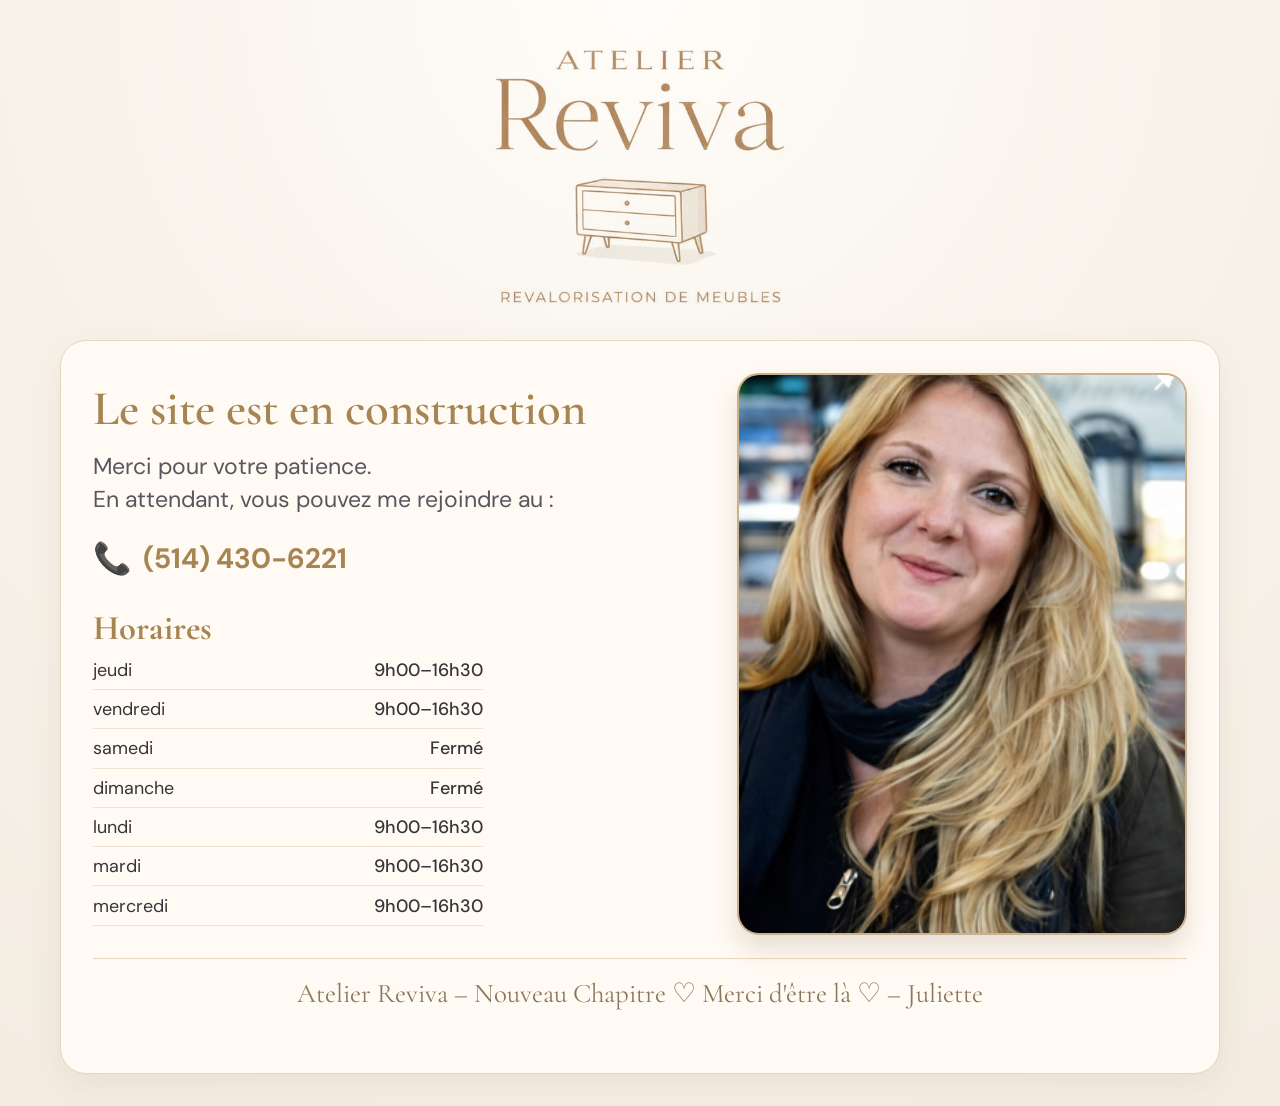
<file: code_sandbox_Atelier Raviva/index.html>
<!DOCTYPE html>
<html lang="fr-CA">
<head>
  <meta charset="UTF-8" />
  <meta name="viewport" content="width=device-width, initial-scale=1.0" />
  <title>Atelier Reviva — Site en construction</title>
  <meta name="description" content="Atelier Reviva — Le site est en construction. Contactez-nous par téléphone pour toute demande." />
  <link rel="preconnect" href="https://fonts.googleapis.com" />
  <link rel="preconnect" href="https://fonts.gstatic.com" crossorigin />
  <link href="https://fonts.googleapis.com/css2?family=Cormorant+Garamond:wght@500;600&family=DM+Sans:wght@400;500;700&display=swap" rel="stylesheet" />
  <style>
    :root {
      --bg: #f8f3eb;
      --surface: #fffaf2;
      --gold: #a78553;
      --gold-soft: #cbb08a;
      --text: #35363a;
      --text-soft: #57585d;
      --border: #e7d7be;
    }

    * { box-sizing: border-box; }

    body {
      margin: 0;
      font-family: "DM Sans", Arial, sans-serif;
      color: var(--text);
      background: radial-gradient(circle at 50% 0, #fffdf9 0, var(--bg) 42%, #f4ece1 100%);
      min-height: 100vh;
      line-height: 1.45;
    }

    .construction-page {
      width: min(1160px, calc(100% - 2.4rem));
      margin: 0 auto;
      padding: 2.4rem 0 2rem;
    }

    .brand { text-align: center; margin-bottom: 1.2rem; }

    .brand-logo {
      width: min(310px, 72vw);
      height: auto;
      object-fit: contain;
    }

    .panel {
      background: color-mix(in oklab, var(--surface) 92%, white 8%);
      border: 1px solid var(--border);
      border-radius: 26px;
      padding: clamp(1.2rem, 3vw, 2rem);
      box-shadow: 0 10px 35px rgba(102, 79, 43, 0.08);
    }

    .grid {
      display: grid;
      grid-template-columns: 1.15fr 0.85fr;
      gap: clamp(1.2rem, 2.8vw, 2.2rem);
      align-items: center;
    }

    h1 {
      font-family: "Cormorant Garamond", Georgia, serif;
      color: var(--gold);
      font-weight: 600;
      font-size: clamp(2.15rem, 3.8vw, 4rem);
      line-height: 1.05;
      margin: 0 0 1rem;
    }

    .lead {
      margin: 0;
      font-size: clamp(1.08rem, 1.8vw, 1.9rem);
      color: var(--text-soft);
    }

    .phone-block {
      margin: 1.25rem 0 1.7rem;
      display: inline-flex;
      align-items: center;
      gap: 0.7rem;
      color: var(--gold);
      text-decoration: none;
      font-size: clamp(1.2rem, 2.2vw, 2rem);
      font-weight: 700;
    }

    .phone-icon { font-size: 1.1em; }

    h2 {
      margin: 0 0 0.7rem;
      font-family: "Cormorant Garamond", Georgia, serif;
      color: var(--gold);
      font-size: clamp(1.8rem, 2.7vw, 2.6rem);
      line-height: 1.1;
    }

    .hours {
      list-style: none;
      margin: 0;
      padding: 0;
      display: grid;
      gap: 0.45rem;
      max-width: 390px;
    }

    .hours li {
      display: flex;
      justify-content: space-between;
      gap: 1rem;
      border-bottom: 1px solid #efe4d2;
      padding-bottom: 0.32rem;
      font-size: clamp(1rem, 1.4vw, 1.2rem);
    }

    .hours span:last-child { font-weight: 500; }

    .portrait {
      margin: 0;
      width: 100%;
      aspect-ratio: 4 / 5;
      border-radius: 22px;
      border: 2px solid var(--gold-soft);
      overflow: hidden;
      background: #ede0cd;
      box-shadow: 0 14px 26px rgba(91, 70, 38, 0.15);
    }

    .portrait img {
      width: 100%;
      height: 100%;
      object-fit: cover;
      object-position: center;
      display: block;
    }

    .footline {
      margin-top: 1.4rem;
      padding-top: 1rem;
      border-top: 1px solid var(--border);
      text-align: center;
      color: #8b785a;
      font-family: "Cormorant Garamond", Georgia, serif;
      font-size: clamp(1.1rem, 2.1vw, 1.9rem);
    }

    @media (max-width: 900px) {
      .grid { grid-template-columns: 1fr; }
      .portrait { max-width: 520px; margin-inline: auto; }
    }
  </style>
  <link rel="icon" type="image/png" sizes="32x32" href="assets/images/favicon-32.png" />
  <link rel="apple-touch-icon" href="assets/images/apple-touch-icon.png" />
</head>
<body>
  <!-- TEMPORAIRE: page d'accueil "site en construction" pour la route / -->
  <main class="construction-page">
    <div class="brand">

<img
  src="assets/images/logo-atelier-reviva.png"
  class="brand-logo"
  alt="Logo Atelier Reviva"
  loading="eager"
  fetchpriority="high"
/>
    </div>

    <section class="panel" aria-labelledby="construction-title">
      <div class="grid">
        <article>
          <h1 id="construction-title">Le site est en construction</h1>
          <p class="lead">Merci pour votre patience.<br />En attendant, vous pouvez me rejoindre au&nbsp;:</p>

          <a href="tel:+15144306221" class="phone-block" aria-label="Appeler Atelier Reviva au 514 430 6221">
            <span class="phone-icon" aria-hidden="true">📞</span>
            <span>(514) 430-6221</span>
          </a>

          <h2>Horaires</h2>
          <ul class="hours" aria-label="Horaires d'ouverture">
            <li><span>jeudi</span><span>9h00–16h30</span></li>
            <li><span>vendredi</span><span>9h00–16h30</span></li>
            <li><span>samedi</span><span>Fermé</span></li>
            <li><span>dimanche</span><span>Fermé</span></li>
            <li><span>lundi</span><span>9h00–16h30</span></li>
            <li><span>mardi</span><span>9h00–16h30</span></li>
            <li><span>mercredi</span><span>9h00–16h30</span></li>
          </ul>
        </article>

         <figure class="portrait">
          <img
              src="./assets/images/atelier-reviva-photo.jpg"
              alt="Atelier Reviva"
              loading="eager"
          />
         </figure>
      </div>

      <p class="footline">Atelier Reviva – Nouveau Chapitre ♡ Merci d'être là ♡    – Juliette </p>
    </section>
  </main>
</body>
</html>
</file>
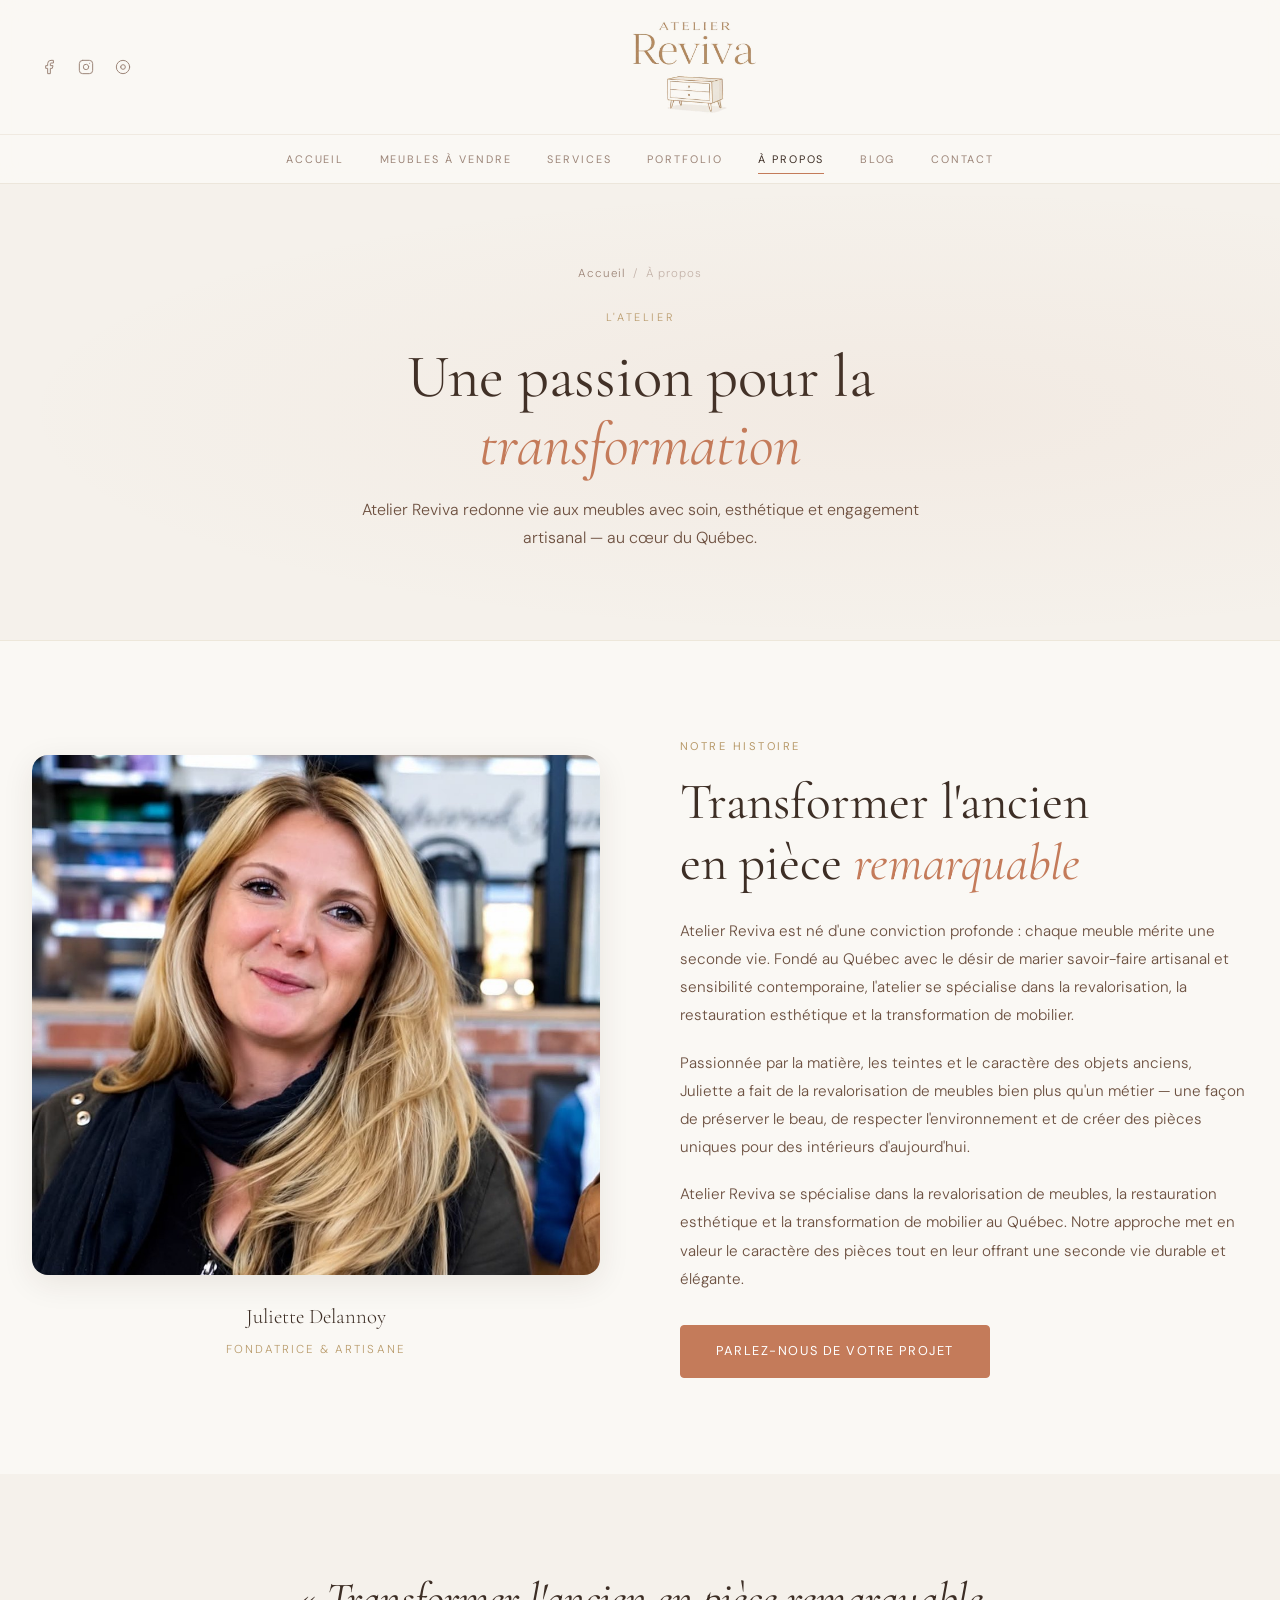
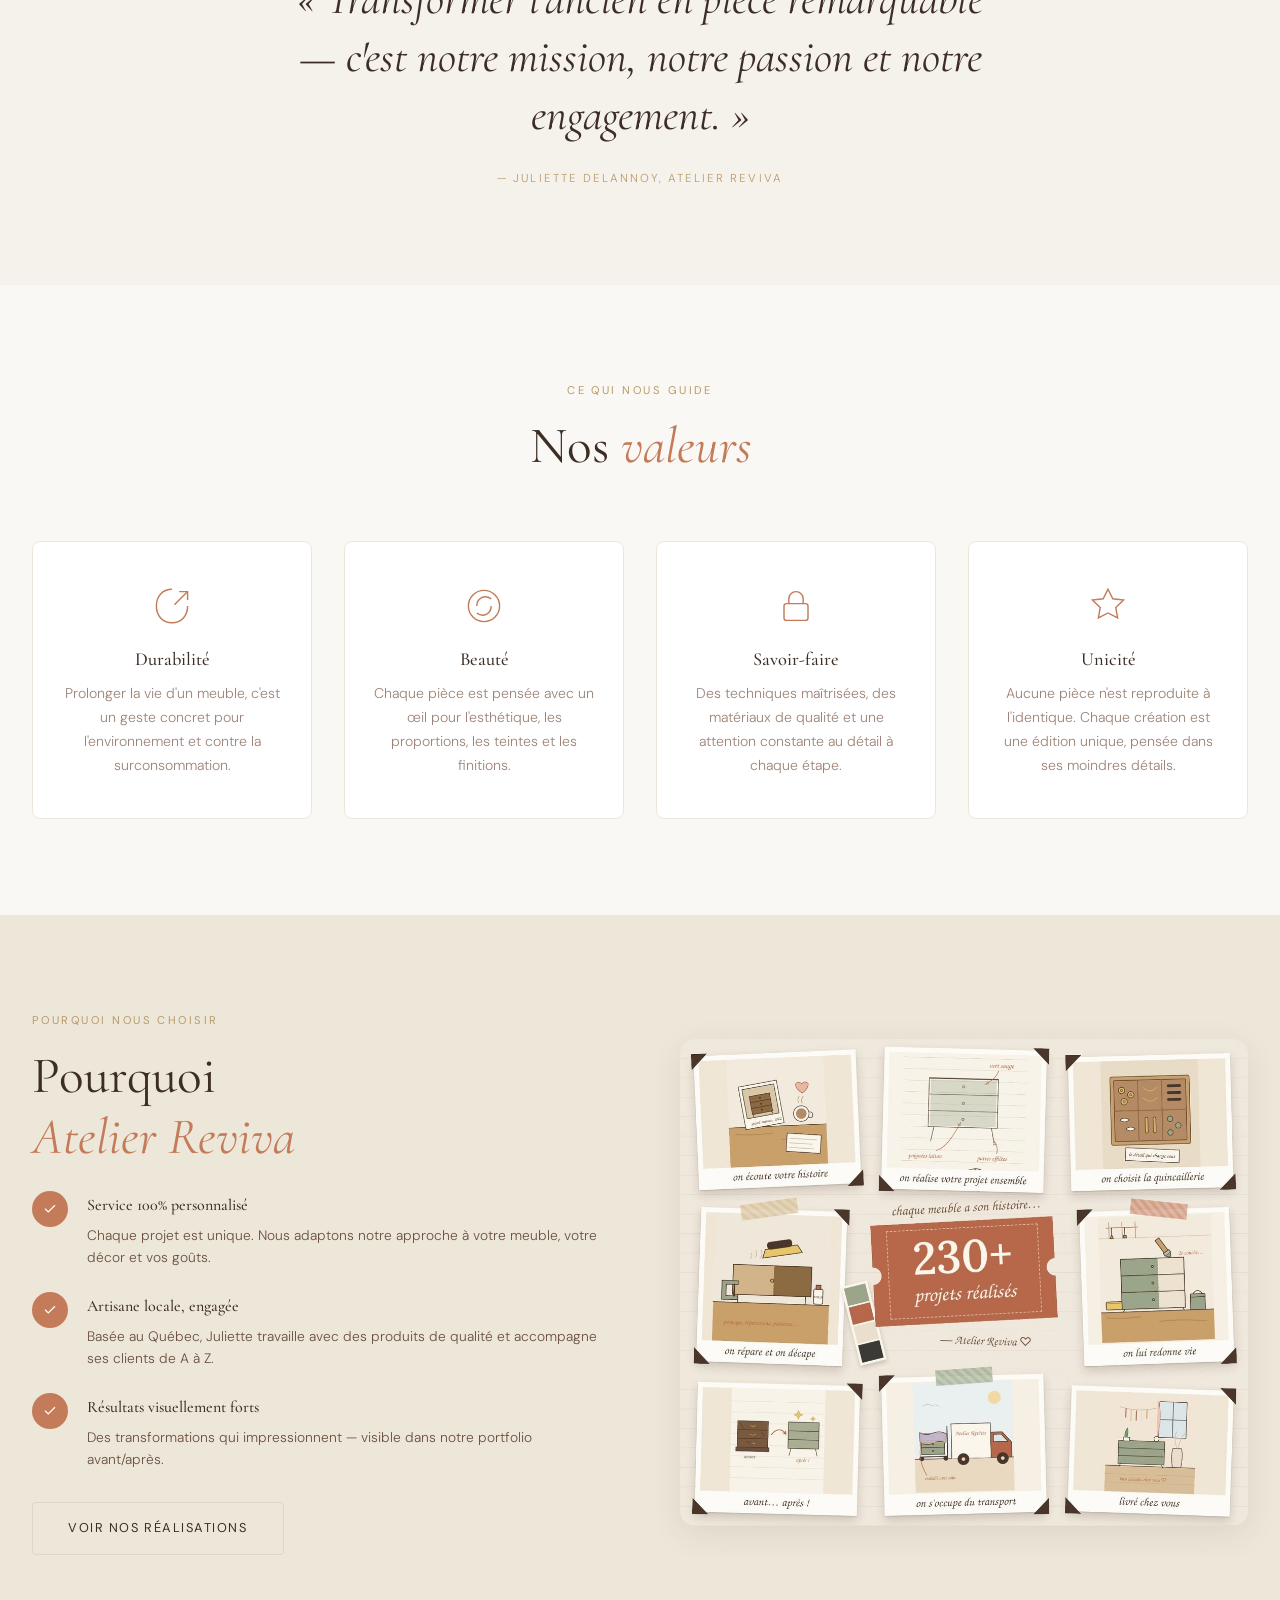
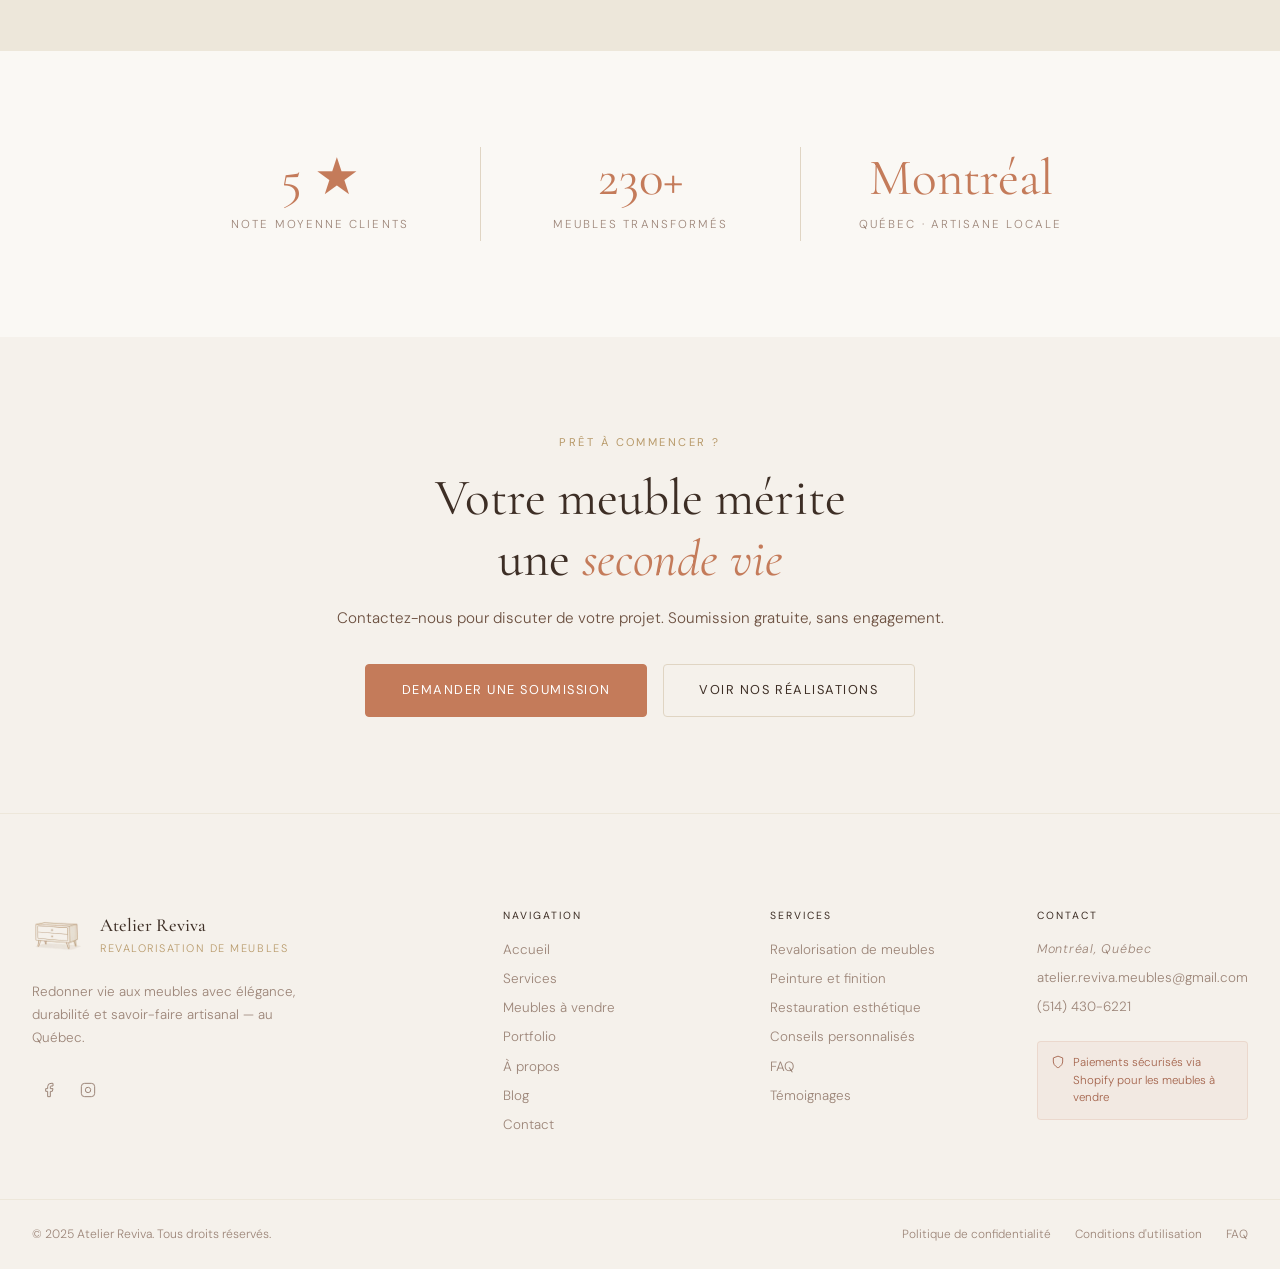
<file: code_sandbox_Atelier Raviva/apropos.html>
<!DOCTYPE html>
<html lang="fr-CA">
<head>
  <meta charset="UTF-8" />
  <meta name="viewport" content="width=device-width, initial-scale=1.0" />
  <title>À propos – Atelier Reviva | Revalorisation de meubles au Québec</title>
  <meta name="description" content="Découvrez l'histoire d'Atelier Reviva, fondé par Juliette Delannoy. Passion pour la transformation de meubles, valeurs artisanales et engagement local au Québec." />
  <link rel="canonical" href="https://atelierreviva.ca/apropos.html" />
  <link rel="preconnect" href="https://fonts.googleapis.com" />
  <link rel="preconnect" href="https://fonts.gstatic.com" crossorigin />
  <link href="https://fonts.googleapis.com/css2?family=Cormorant+Garamond:ital,wght@0,300;0,400;0,500;0,600;1,300;1,400;1,500&family=DM+Sans:wght@300;400;500&display=swap" rel="stylesheet" />
  <link rel="stylesheet" href="css/style.css?v=logo-20261128" />
  <link rel="stylesheet" href="css/pages.css?v=stats-20261124" />
  <link rel="icon" type="image/png" sizes="32x32" href="assets/images/favicon-32.png" />
  <link rel="apple-touch-icon" href="assets/images/apple-touch-icon.png" />
</head>
<body>

  <!-- HEADER -->
  <header class="site-header" id="header">
    <div class="header-inner">
      <div class="header-social">
        <a href="#" aria-label="Facebook" class="social-link"><svg width="16" height="16" viewBox="0 0 24 24" fill="none" stroke="currentColor" stroke-width="1.5" stroke-linecap="round" stroke-linejoin="round"><path d="M18 2h-3a5 5 0 0 0-5 5v3H7v4h3v8h4v-8h3l1-4h-4V7a1 1 0 0 1 1-1h3z"/></svg></a>
        <a href="#" aria-label="Instagram" class="social-link"><svg width="16" height="16" viewBox="0 0 24 24" fill="none" stroke="currentColor" stroke-width="1.5" stroke-linecap="round" stroke-linejoin="round"><rect x="2" y="2" width="20" height="20" rx="5" ry="5"/><path d="M16 11.37A4 4 0 1 1 12.63 8 4 4 0 0 1 16 11.37z"/><line x1="17.5" y1="6.5" x2="17.51" y2="6.5"/></svg></a>
        <a href="#" aria-label="Pinterest" class="social-link"><svg width="16" height="16" viewBox="0 0 24 24" fill="none" stroke="currentColor" stroke-width="1.5" stroke-linecap="round" stroke-linejoin="round"><circle cx="12" cy="12" r="10"/><path d="M8.5 12a3.5 3.5 0 1 0 7 0 3.5 3.5 0 0 0-7 0z"/></svg></a>
      </div>
      <a href="index.html" class="header-logo" aria-label="Atelier Reviva — Accueil">
        <img class="logo-img" src="assets/images/logo-entete.png" alt="Atelier Reviva" width="451" height="341" />
      </a>
      <button class="menu-toggle" id="menuToggle" aria-label="Menu" aria-expanded="false"><span></span><span></span><span></span></button>
    </div>
    <nav class="main-nav" id="mainNav" aria-label="Navigation principale">
      <ul class="nav-list">
        <li><a href="index.html" class="nav-link">Accueil</a></li>
        <li><a href="meubles.html" class="nav-link">Meubles à vendre</a></li>
        <li><a href="services.html" class="nav-link">Services</a></li>
        <li><a href="portfolio.html" class="nav-link">Portfolio</a></li>
        <li><a href="apropos.html" class="nav-link active">À propos</a></li>
        <li><a href="blog.html" class="nav-link">Blog</a></li>
        <li><a href="contact.html" class="nav-link">Contact</a></li>
      </ul>
    </nav>
  </header>

  <main>

    <!-- HERO PAGE -->
    <section class="page-hero">
      <nav class="breadcrumb" aria-label="Fil d'Ariane">
        <a href="index.html">Accueil</a><span>/</span><span>À propos</span>
      </nav>
      <span class="page-hero-eyebrow">L'atelier</span>
      <h1>Une passion pour la<br><em>transformation</em></h1>
      <p>Atelier Reviva redonne vie aux meubles avec soin, esthétique et engagement artisanal — au cœur du Québec.</p>
    </section>

    <!-- HISTOIRE — 2 colonnes portrait + texte -->
    <section class="section-pad" style="background: var(--ivory);">
      <div class="container">
        <div style="display:grid; grid-template-columns:1fr 1fr; gap:5rem; align-items:center;">
          <div>
            <div style="border-radius:var(--radius-lg); overflow:hidden; box-shadow:var(--shadow-md);">
              <img src="assets/images/juliette-delannoy.jpg" alt="Juliette Delannoy, fondatrice d'Atelier Reviva" style="width:100%; height:520px; object-fit:cover; object-position:center 20%;" />
            </div>
            <div style="margin-top:1.5rem; text-align:center;">
              <p style="font-family:var(--font-serif); font-size:1.3rem; color:var(--text-main);">Juliette Delannoy</p>
              <p style="font-size:0.72rem; letter-spacing:0.18em; text-transform:uppercase; color:var(--gold); margin-top:0.3rem;">Fondatrice &amp; Artisane</p>
            </div>
          </div>
          <div>
            <p class="section-label">Notre histoire</p>
            <h2 class="section-title" style="margin-bottom:1.5rem;">Transformer l'ancien<br>en pièce <em>remarquable</em></h2>
            <p style="font-size:0.95rem; color:var(--brown-text); line-height:1.85; margin-bottom:1.2rem;">
              Atelier Reviva est né d'une conviction profonde : chaque meuble mérite une seconde vie. Fondé au Québec avec le désir de marier savoir-faire artisanal et sensibilité contemporaine, l'atelier se spécialise dans la revalorisation, la restauration esthétique et la transformation de mobilier.
            </p>
            <p style="font-size:0.95rem; color:var(--brown-text); line-height:1.85; margin-bottom:1.2rem;">
              Passionnée par la matière, les teintes et le caractère des objets anciens, Juliette a fait de la revalorisation de meubles bien plus qu'un métier — une façon de préserver le beau, de respecter l'environnement et de créer des pièces uniques pour des intérieurs d'aujourd'hui.
            </p>
            <p style="font-size:0.95rem; color:var(--brown-text); line-height:1.85; margin-bottom:2rem;">
              Atelier Reviva se spécialise dans la revalorisation de meubles, la restauration esthétique et la transformation de mobilier au Québec. Notre approche met en valeur le caractère des pièces tout en leur offrant une seconde vie durable et élégante.
            </p>
            <a href="contact.html" class="btn btn-primary">Parlez-nous de votre projet</a>
          </div>
        </div>
      </div>
    </section>

    <!-- MISSION / CITATION -->
    <section class="section-pad" style="background: var(--cream); text-align:center;">
      <div class="container-narrow">
        <p style="font-family:var(--font-serif); font-size:clamp(1.8rem,4vw,2.8rem); font-weight:400; font-style:italic; color:var(--text-main); line-height:1.3; margin-bottom:1.5rem;">
          « Transformer l'ancien en pièce remarquable — c'est notre mission, notre passion et notre engagement. »
        </p>
        <p style="font-size:0.72rem; letter-spacing:0.18em; text-transform:uppercase; color:var(--gold);">— Juliette Delannoy, Atelier Reviva</p>
      </div>
    </section>

    <!-- VALEURS -->
    <section class="section-pad" style="background: var(--ivory);">
      <div class="container">
        <div class="section-header">
          <p class="section-label">Ce qui nous guide</p>
          <h2 class="section-title">Nos <em>valeurs</em></h2>
        </div>
        <div style="display:grid; grid-template-columns:repeat(4,1fr); gap:var(--space-md);">
          <div class="pillar-item">
            <div class="pillar-icon" style="margin-bottom:1.2rem;">
              <svg viewBox="0 0 40 40" fill="none" stroke="#C47B5A" stroke-width="1.2"><path d="M20 6C12 6 7 12 7 20c0 8 5 14 13 14s13-6 13-14"/><path d="M26 8l7 0 0 7"/><path d="M33 8L22 19"/></svg>
            </div>
            <h3 class="pillar-title">Durabilité</h3>
            <p class="pillar-text">Prolonger la vie d'un meuble, c'est un geste concret pour l'environnement et contre la surconsommation.</p>
          </div>
          <div class="pillar-item">
            <div class="pillar-icon" style="margin-bottom:1.2rem;">
              <svg viewBox="0 0 40 40" fill="none" stroke="#C47B5A" stroke-width="1.2"><circle cx="20" cy="20" r="13"/><path d="M14 20c0-6 6-10 12-6"/><path d="M26 20c0 6-6 10-12 6"/></svg>
            </div>
            <h3 class="pillar-title">Beauté</h3>
            <p class="pillar-text">Chaque pièce est pensée avec un œil pour l'esthétique, les proportions, les teintes et les finitions.</p>
          </div>
          <div class="pillar-item">
            <div class="pillar-icon" style="margin-bottom:1.2rem;">
              <svg viewBox="0 0 40 40" fill="none" stroke="#C47B5A" stroke-width="1.2"><rect x="10" y="18" width="20" height="14" rx="2"/><path d="M14 18v-4a6 6 0 0 1 12 0v4"/></svg>
            </div>
            <h3 class="pillar-title">Savoir-faire</h3>
            <p class="pillar-text">Des techniques maîtrisées, des matériaux de qualité et une attention constante au détail à chaque étape.</p>
          </div>
          <div class="pillar-item">
            <div class="pillar-icon" style="margin-bottom:1.2rem;">
              <svg viewBox="0 0 40 40" fill="none" stroke="#C47B5A" stroke-width="1.2"><path d="M20 6l4 8 9 1-6.5 6.3L28 30l-8-4.2L12 30l1.5-8.7L7 15l9-1z"/></svg>
            </div>
            <h3 class="pillar-title">Unicité</h3>
            <p class="pillar-text">Aucune pièce n'est reproduite à l'identique. Chaque création est une édition unique, pensée dans ses moindres détails.</p>
          </div>
        </div>
      </div>
    </section>

    <!-- POURQUOI ATELIER REVIVA -->
    <section class="section-pad" style="background: var(--sand-light);">
      <div class="container">
        <div style="display:grid; grid-template-columns:1fr 1fr; gap:5rem; align-items:center;">
          <div>
            <p class="section-label">Pourquoi nous choisir</p>
            <h2 class="section-title" style="margin-bottom:1.5rem;">Pourquoi<br><em>Atelier Reviva</em></h2>
            <div style="display:flex; flex-direction:column; gap:1.5rem; margin-bottom:2rem;">
              <div style="display:flex; gap:1.2rem; align-items:flex-start;">
                <div style="width:36px; height:36px; border-radius:50%; background:var(--terracotta); display:flex; align-items:center; justify-content:center; flex-shrink:0;">
                  <svg width="14" height="14" viewBox="0 0 24 24" fill="none" stroke="white" stroke-width="2" stroke-linecap="round"><polyline points="20 6 9 17 4 12"/></svg>
                </div>
                <div>
                  <p style="font-family:var(--font-serif); font-size:1rem; font-weight:500; color:var(--text-main); margin-bottom:0.3rem;">Service 100% personnalisé</p>
                  <p style="font-size:0.86rem; color:var(--brown-text); line-height:1.6;">Chaque projet est unique. Nous adaptons notre approche à votre meuble, votre décor et vos goûts.</p>
                </div>
              </div>
              <div style="display:flex; gap:1.2rem; align-items:flex-start;">
                <div style="width:36px; height:36px; border-radius:50%; background:var(--terracotta); display:flex; align-items:center; justify-content:center; flex-shrink:0;">
                  <svg width="14" height="14" viewBox="0 0 24 24" fill="none" stroke="white" stroke-width="2" stroke-linecap="round"><polyline points="20 6 9 17 4 12"/></svg>
                </div>
                <div>
                  <p style="font-family:var(--font-serif); font-size:1rem; font-weight:500; color:var(--text-main); margin-bottom:0.3rem;">Artisane locale, engagée</p>
                  <p style="font-size:0.86rem; color:var(--brown-text); line-height:1.6;">Basée au Québec, Juliette travaille avec des produits de qualité et accompagne ses clients de A à Z.</p>
                </div>
              </div>
              <div style="display:flex; gap:1.2rem; align-items:flex-start;">
                <div style="width:36px; height:36px; border-radius:50%; background:var(--terracotta); display:flex; align-items:center; justify-content:center; flex-shrink:0;">
                  <svg width="14" height="14" viewBox="0 0 24 24" fill="none" stroke="white" stroke-width="2" stroke-linecap="round"><polyline points="20 6 9 17 4 12"/></svg>
                </div>
                <div>
                  <p style="font-family:var(--font-serif); font-size:1rem; font-weight:500; color:var(--text-main); margin-bottom:0.3rem;">Résultats visuellement forts</p>
                  <p style="font-size:0.86rem; color:var(--brown-text); line-height:1.6;">Des transformations qui impressionnent — visible dans notre portfolio avant/après.</p>
                </div>
              </div>
            </div>
            <a href="portfolio.html" class="btn btn-outline">Voir nos réalisations</a>
          </div>
          <div style="border-radius:var(--radius-lg); overflow:hidden; box-shadow:var(--shadow-md);">
            <img src="assets/images/atelier-reviva-album.jpg" alt="Album illustré de l'atelier : plus de 230 projets réalisés et les étapes d'un projet, de l'écoute de votre histoire jusqu'à la livraison chez vous" width="1120" height="960" loading="lazy" style="width:100%; height:auto; display:block;" />
          </div>
        </div>
      </div>
    </section>

    <!-- STATS -->
    <section class="section-pad" style="background: var(--ivory); text-align:center;">
      <div class="container">
        <div class="stat-row">
          <div><p class="stat-n">5 ★</p><p class="stat-l">Note moyenne clients</p></div>
          <div><p class="stat-n">230+</p><p class="stat-l">Meubles transformés</p></div>
          <div><p class="stat-n">Montréal</p><p class="stat-l">Québec · Artisane locale</p></div>
        </div>
      </div>
    </section>

    <!-- CTA -->
    <section class="section-pad" style="background: var(--cream); text-align:center;">
      <div class="container-narrow">
        <p class="section-label">Prêt à commencer ?</p>
        <h2 class="section-title" style="margin-bottom:1rem;">Votre meuble mérite<br>une <em>seconde vie</em></h2>
        <p style="font-size:0.95rem; color:var(--brown-text); margin-bottom:2rem; line-height:1.75;">Contactez-nous pour discuter de votre projet. Soumission gratuite, sans engagement.</p>
        <div style="display:flex; gap:1rem; justify-content:center; flex-wrap:wrap;">
          <a href="services.html" class="btn btn-primary">Demander une soumission</a>
          <a href="portfolio.html" class="btn btn-outline">Voir nos réalisations</a>
        </div>
      </div>
    </section>

  </main>

  <!-- FOOTER -->
  <footer class="site-footer" role="contentinfo">
    <div class="footer-inner">
      <div class="footer-brand">
        <a href="index.html" class="footer-logo-link" aria-label="Atelier Reviva">
          <div class="footer-logo-mark"><img src="assets/images/logo-meuble.png" alt="" width="52" height="52" /></div>
          <div><p class="footer-brand-name">Atelier Reviva</p><p class="footer-brand-tag">Revalorisation de meubles</p></div>
        </a>
        <p class="footer-tagline">Redonner vie aux meubles avec élégance, durabilité et savoir-faire artisanal — au Québec.</p>
        <div class="footer-social">
          <a href="#" aria-label="Facebook" class="social-link"><svg width="16" height="16" viewBox="0 0 24 24" fill="none" stroke="currentColor" stroke-width="1.5"><path d="M18 2h-3a5 5 0 0 0-5 5v3H7v4h3v8h4v-8h3l1-4h-4V7a1 1 0 0 1 1-1h3z"/></svg></a>
          <a href="#" aria-label="Instagram" class="social-link"><svg width="16" height="16" viewBox="0 0 24 24" fill="none" stroke="currentColor" stroke-width="1.5"><rect x="2" y="2" width="20" height="20" rx="5" ry="5"/><path d="M16 11.37A4 4 0 1 1 12.63 8 4 4 0 0 1 16 11.37z"/><line x1="17.5" y1="6.5" x2="17.51" y2="6.5"/></svg></a>
        </div>
      </div>
      <div class="footer-links-col"><h4 class="footer-heading">Navigation</h4><ul class="footer-links"><li><a href="index.html">Accueil</a></li><li><a href="services.html">Services</a></li><li><a href="meubles.html">Meubles à vendre</a></li><li><a href="portfolio.html">Portfolio</a></li><li><a href="apropos.html">À propos</a></li><li><a href="blog.html">Blog</a></li><li><a href="contact.html">Contact</a></li></ul></div>
      <div class="footer-links-col"><h4 class="footer-heading">Services</h4><ul class="footer-links"><li><a href="services.html">Revalorisation de meubles</a></li><li><a href="services.html">Peinture et finition</a></li><li><a href="services.html">Restauration esthétique</a></li><li><a href="services.html">Conseils personnalisés</a></li><li><a href="faq.html">FAQ</a></li><li><a href="temoignages.html">Témoignages</a></li></ul></div>
      <div class="footer-links-col"><h4 class="footer-heading">Contact</h4><ul class="footer-links footer-contact"><li>Montréal, Québec</li><li><a href="mailto:atelier.reviva.meubles@gmail.com">atelier.reviva.meubles@gmail.com</a></li><li><a href="tel:+15144306221">(514) 430-6221</a></li></ul><div class="footer-shopify"><svg width="14" height="14" viewBox="0 0 24 24" fill="none" stroke="currentColor" stroke-width="1.5" aria-hidden="true"><path d="M12 22s8-4 8-10V5l-8-3-8 3v7c0 6 8 10 8 10z"/></svg><span>Paiements sécurisés via Shopify pour les meubles à vendre</span></div></div>
    </div>
    <div class="footer-bottom"><p>© 2025 Atelier Reviva. Tous droits réservés.</p><div class="footer-legal"><a href="#">Politique de confidentialité</a><a href="#">Conditions d'utilisation</a><a href="faq.html">FAQ</a></div></div>
  </footer>

  <script src="js/main.js"></script>
</body>
</html>
</file>
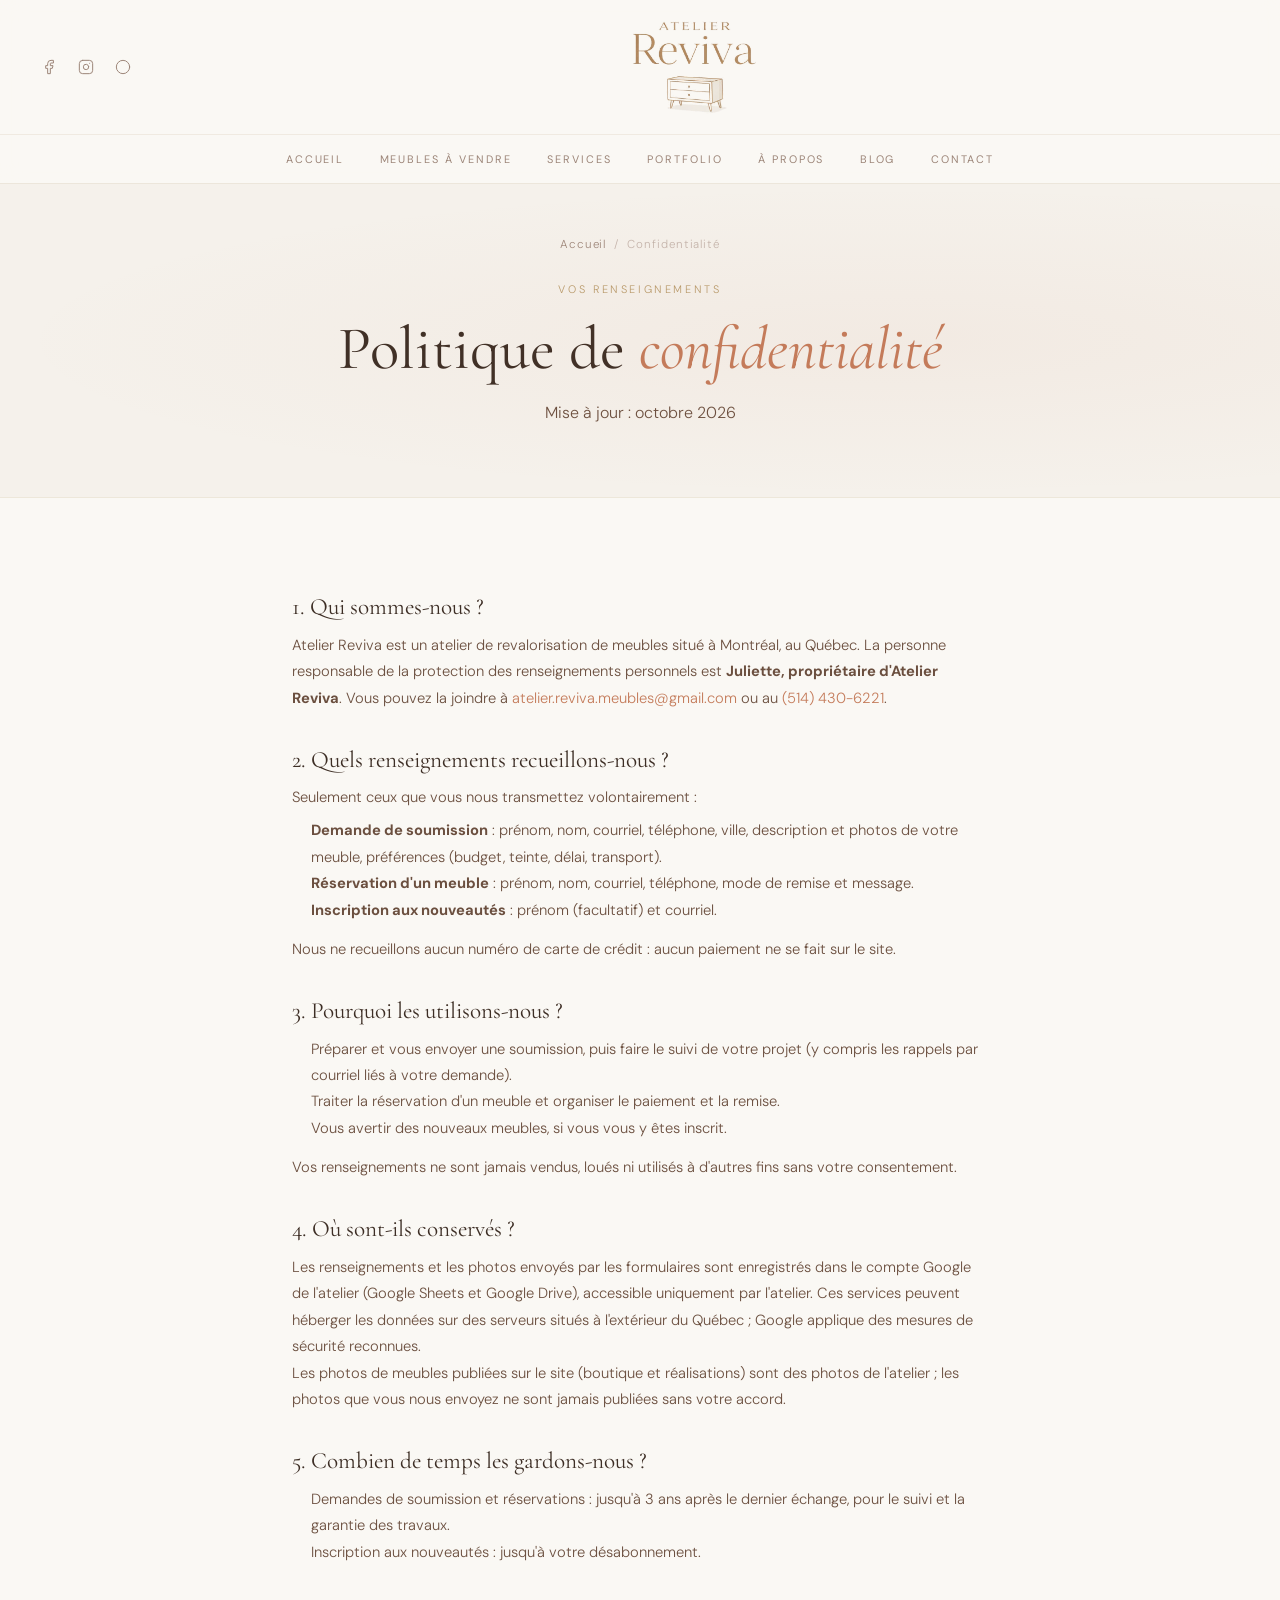
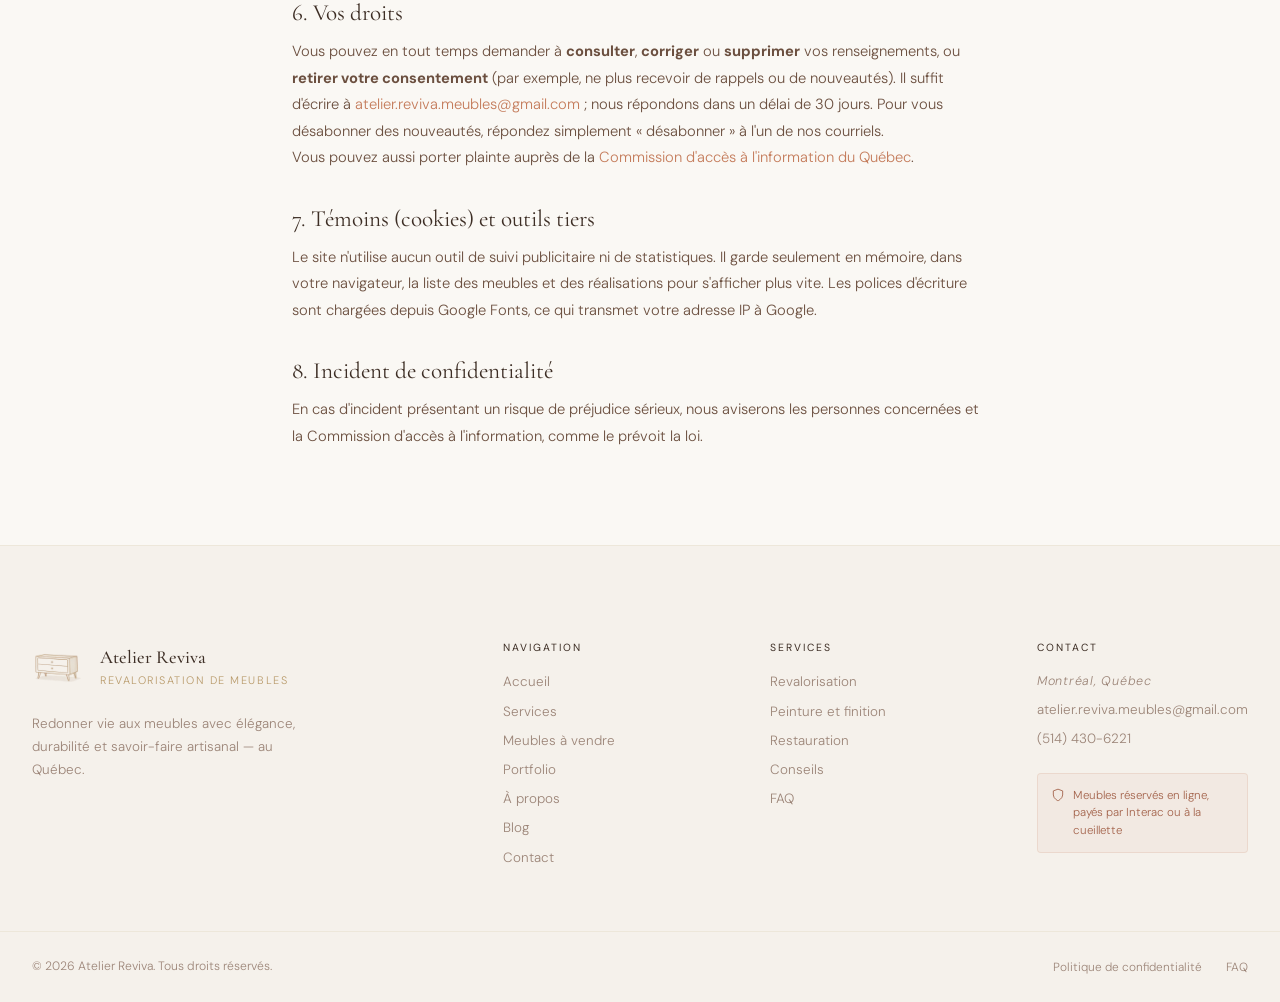
<file: code_sandbox_Atelier Raviva/confidentialite.html>
<!DOCTYPE html>
<html lang="fr-CA">
<head>
  <meta charset="UTF-8" />
  <meta name="viewport" content="width=device-width, initial-scale=1.0" />
  <title>Politique de confidentialité – Atelier Reviva</title>
  <meta name="description" content="Comment Atelier Reviva recueille, utilise et protège vos renseignements personnels (Loi 25, Québec)." />
  <meta name="robots" content="noindex" />
    <link rel="preconnect" href="https://fonts.googleapis.com" />
  <link rel="preconnect" href="https://fonts.gstatic.com" crossorigin />
  <link href="https://fonts.googleapis.com/css2?family=Cormorant+Garamond:ital,wght@0,300;0,400;0,500;0,600;1,300;1,400;1,500&family=DM+Sans:wght@300;400;500&display=swap" rel="stylesheet" />
  <link rel="stylesheet" href="css/style.css?v=logo-20261128" />
  <link rel="stylesheet" href="css/pages.css" />
  <link rel="icon" type="image/png" sizes="32x32" href="assets/images/favicon-32.png" />
  <link rel="apple-touch-icon" href="assets/images/apple-touch-icon.png" />
</head>
<body>

  <!-- HEADER -->
  <header class="site-header" id="header">
    <div class="header-inner">
      <div class="header-social">
        <a href="#" aria-label="Facebook" class="social-link"><svg width="16" height="16" viewBox="0 0 24 24" fill="none" stroke="currentColor" stroke-width="1.5" stroke-linecap="round" stroke-linejoin="round"><path d="M18 2h-3a5 5 0 0 0-5 5v3H7v4h3v8h4v-8h3l1-4h-4V7a1 1 0 0 1 1-1h3z"/></svg></a>
        <a href="#" aria-label="Instagram" class="social-link"><svg width="16" height="16" viewBox="0 0 24 24" fill="none" stroke="currentColor" stroke-width="1.5" stroke-linecap="round" stroke-linejoin="round"><rect x="2" y="2" width="20" height="20" rx="5" ry="5"/><path d="M16 11.37A4 4 0 1 1 12.63 8 4 4 0 0 1 16 11.37z"/><line x1="17.5" y1="6.5" x2="17.51" y2="6.5"/></svg></a>
        <a href="#" aria-label="Pinterest" class="social-link"><svg width="16" height="16" viewBox="0 0 24 24" fill="none" stroke="currentColor" stroke-width="1.5" stroke-linecap="round" stroke-linejoin="round"><circle cx="12" cy="12" r="10"/></svg></a>
      </div>
      <a href="index.html" class="header-logo" aria-label="Atelier Reviva — Accueil">
        <img class="logo-img" src="assets/images/logo-entete.png" alt="Atelier Reviva" width="451" height="341" />
      </a>
      <button class="menu-toggle" id="menuToggle" aria-label="Menu" aria-expanded="false"><span></span><span></span><span></span></button>
    </div>
    <nav class="main-nav" id="mainNav" aria-label="Navigation principale">
      <ul class="nav-list">
        <li><a href="index.html" class="nav-link">Accueil</a></li>
        <li><a href="meubles.html" class="nav-link">Meubles à vendre</a></li>
        <li><a href="services.html" class="nav-link">Services</a></li>
        <li><a href="portfolio.html" class="nav-link">Portfolio</a></li>
        <li><a href="apropos.html" class="nav-link">À propos</a></li>
        <li><a href="blog.html" class="nav-link">Blog</a></li>
        <li><a href="contact.html" class="nav-link">Contact</a></li>
      </ul>
    </nav>
  </header>

  <main>
    <section class="page-hero page-hero--compact">
      <nav class="breadcrumb" aria-label="Fil d'Ariane"><a href="index.html">Accueil</a><span>/</span><span>Confidentialité</span></nav>
      <span class="page-hero-eyebrow">Vos renseignements</span>
      <h1>Politique de <em>confidentialité</em></h1>
      <p>Mise à jour : octobre 2026</p>
    </section>

    <section class="section-pad" style="background:var(--ivory);">
      <div class="container-narrow legal-text">

        <h2>1. Qui sommes-nous ?</h2>
        <p>Atelier Reviva est un atelier de revalorisation de meubles situé à Montréal, au Québec. La personne responsable de la protection des renseignements personnels est <strong>Juliette, propriétaire d'Atelier Reviva</strong>. Vous pouvez la joindre à <a href="mailto:atelier.reviva.meubles@gmail.com">atelier.reviva.meubles@gmail.com</a> ou au <a href="tel:+15144306221">(514) 430-6221</a>.</p>

        <h2>2. Quels renseignements recueillons-nous ?</h2>
        <p>Seulement ceux que vous nous transmettez volontairement :</p>
        <ul>
          <li><strong>Demande de soumission</strong> : prénom, nom, courriel, téléphone, ville, description et photos de votre meuble, préférences (budget, teinte, délai, transport).</li>
          <li><strong>Réservation d'un meuble</strong> : prénom, nom, courriel, téléphone, mode de remise et message.</li>
          <li><strong>Inscription aux nouveautés</strong> : prénom (facultatif) et courriel.</li>
        </ul>
        <p>Nous ne recueillons aucun numéro de carte de crédit : aucun paiement ne se fait sur le site.</p>

        <h2>3. Pourquoi les utilisons-nous ?</h2>
        <ul>
          <li>Préparer et vous envoyer une soumission, puis faire le suivi de votre projet (y compris les rappels par courriel liés à votre demande).</li>
          <li>Traiter la réservation d'un meuble et organiser le paiement et la remise.</li>
          <li>Vous avertir des nouveaux meubles, si vous vous y êtes inscrit.</li>
        </ul>
        <p>Vos renseignements ne sont jamais vendus, loués ni utilisés à d'autres fins sans votre consentement.</p>

        <h2>4. Où sont-ils conservés ?</h2>
        <p>Les renseignements et les photos envoyés par les formulaires sont enregistrés dans le compte Google de l'atelier (Google Sheets et Google Drive), accessible uniquement par l'atelier. Ces services peuvent héberger les données sur des serveurs situés à l'extérieur du Québec ; Google applique des mesures de sécurité reconnues.</p>
        <p>Les photos de meubles publiées sur le site (boutique et réalisations) sont des photos de l'atelier ; les photos que vous nous envoyez ne sont jamais publiées sans votre accord.</p>

        <h2>5. Combien de temps les gardons-nous ?</h2>
        <ul>
          <li>Demandes de soumission et réservations : jusqu'à 3 ans après le dernier échange, pour le suivi et la garantie des travaux.</li>
          <li>Inscription aux nouveautés : jusqu'à votre désabonnement.</li>
        </ul>

        <h2>6. Vos droits</h2>
        <p>Vous pouvez en tout temps demander à <strong>consulter</strong>, <strong>corriger</strong> ou <strong>supprimer</strong> vos renseignements, ou <strong>retirer votre consentement</strong> (par exemple, ne plus recevoir de rappels ou de nouveautés). Il suffit d'écrire à <a href="mailto:atelier.reviva.meubles@gmail.com">atelier.reviva.meubles@gmail.com</a> ; nous répondons dans un délai de 30 jours. Pour vous désabonner des nouveautés, répondez simplement « désabonner » à l'un de nos courriels.</p>
        <p>Vous pouvez aussi porter plainte auprès de la <a href="https://www.cai.gouv.qc.ca" target="_blank" rel="noopener">Commission d'accès à l'information du Québec</a>.</p>

        <h2>7. Témoins (cookies) et outils tiers</h2>
        <p>Le site n'utilise aucun outil de suivi publicitaire ni de statistiques. Il garde seulement en mémoire, dans votre navigateur, la liste des meubles et des réalisations pour s'afficher plus vite. Les polices d'écriture sont chargées depuis Google Fonts, ce qui transmet votre adresse IP à Google.</p>

        <h2>8. Incident de confidentialité</h2>
        <p>En cas d'incident présentant un risque de préjudice sérieux, nous aviserons les personnes concernées et la Commission d'accès à l'information, comme le prévoit la loi.</p>

      </div>
    </section>
  </main>

  <!-- FOOTER -->
  <footer class="site-footer" role="contentinfo">
    <div class="footer-inner">
      <div class="footer-brand">
        <a href="index.html" class="footer-logo-link" aria-label="Atelier Reviva"><div class="footer-logo-mark"><img src="assets/images/logo-meuble.png" alt="" width="52" height="52" /></div><div><p class="footer-brand-name">Atelier Reviva</p><p class="footer-brand-tag">Revalorisation de meubles</p></div></a>
        <p class="footer-tagline">Redonner vie aux meubles avec élégance, durabilité et savoir-faire artisanal — au Québec.</p>
      </div>
      <div class="footer-links-col"><h4 class="footer-heading">Navigation</h4><ul class="footer-links"><li><a href="index.html">Accueil</a></li><li><a href="services.html">Services</a></li><li><a href="meubles.html">Meubles à vendre</a></li><li><a href="portfolio.html">Portfolio</a></li><li><a href="apropos.html">À propos</a></li><li><a href="blog.html">Blog</a></li><li><a href="contact.html">Contact</a></li></ul></div>
      <div class="footer-links-col"><h4 class="footer-heading">Services</h4><ul class="footer-links"><li><a href="services.html">Revalorisation</a></li><li><a href="services.html">Peinture et finition</a></li><li><a href="services.html">Restauration</a></li><li><a href="services.html">Conseils</a></li><li><a href="faq.html">FAQ</a></li></ul></div>
      <div class="footer-links-col"><h4 class="footer-heading">Contact</h4><ul class="footer-links footer-contact"><li>Montréal, Québec</li><li><a href="mailto:atelier.reviva.meubles@gmail.com">atelier.reviva.meubles@gmail.com</a></li><li><a href="tel:+15144306221">(514) 430-6221</a></li></ul><div class="footer-shopify"><svg width="14" height="14" viewBox="0 0 24 24" fill="none" stroke="currentColor" stroke-width="1.5"><path d="M12 22s8-4 8-10V5l-8-3-8 3v7c0 6 8 10 8 10z"/></svg><span>Meubles réservés en ligne, payés par Interac ou à la cueillette</span></div></div>
    </div>
    <div class="footer-bottom"><p>© 2026 Atelier Reviva. Tous droits réservés.</p><div class="footer-legal"><a href="confidentialite.html">Politique de confidentialité</a><a href="faq.html">FAQ</a></div></div>
  </footer>

  <script src="js/main.js"></script>
</body>
</html>
</file>
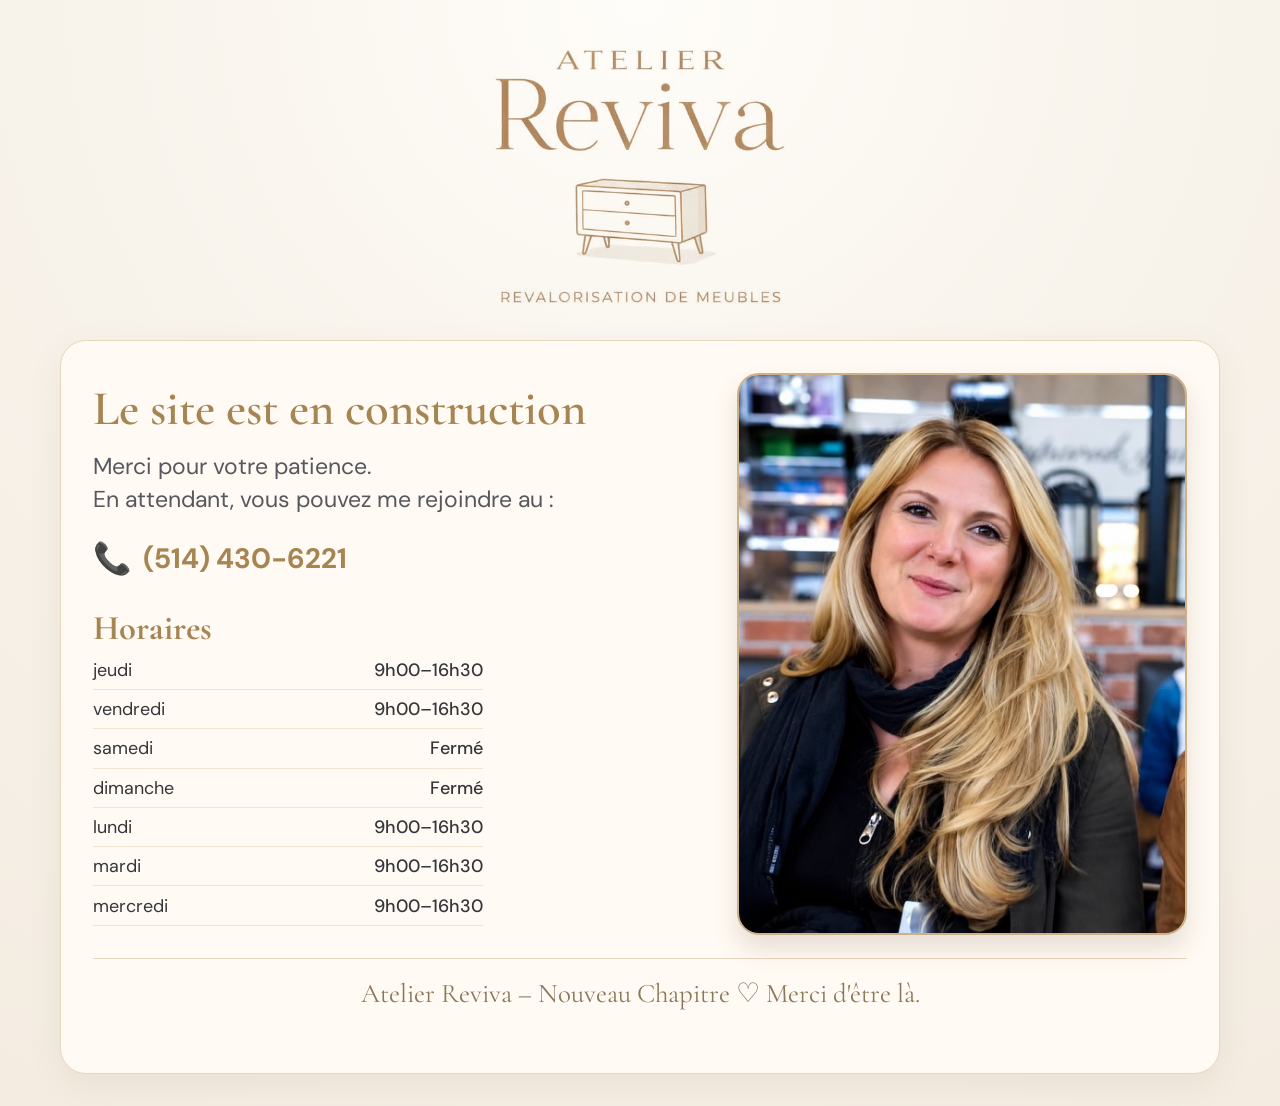
<file: code_sandbox_Atelier Raviva/construction.html>
<!DOCTYPE html>
<html lang="fr-CA">
<head>
  <meta charset="UTF-8" />
  <meta name="viewport" content="width=device-width, initial-scale=1.0" />
  <title>Atelier Reviva — Site en construction</title>
  <meta name="description" content="Atelier Reviva — Le site est en construction. Contactez-nous par téléphone pour toute demande." />
  <link rel="preconnect" href="https://fonts.googleapis.com" />
  <link rel="preconnect" href="https://fonts.gstatic.com" crossorigin />
  <link href="https://fonts.googleapis.com/css2?family=Cormorant+Garamond:wght@500;600&family=DM+Sans:wght@400;500;700&display=swap" rel="stylesheet" />
  <style>
    :root {
      --bg: #f8f3eb;
      --surface: #fffaf2;
      --gold: #a78553;
      --gold-soft: #cbb08a;
      --text: #35363a;
      --text-soft: #57585d;
      --border: #e7d7be;
    }

    * { box-sizing: border-box; }

    body {
      margin: 0;
      font-family: "DM Sans", Arial, sans-serif;
      color: var(--text);
      background: radial-gradient(circle at 50% 0, #fffdf9 0, var(--bg) 42%, #f4ece1 100%);
      min-height: 100vh;
      line-height: 1.45;
    }

    .construction-page {
      width: min(1160px, calc(100% - 2.4rem));
      margin: 0 auto;
      padding: 2.4rem 0 2rem;
    }

    .brand { text-align: center; margin-bottom: 1.2rem; }

    .brand-logo {
      width: min(310px, 72vw);
      height: auto;
      object-fit: contain;
    }

    .panel {
      background: color-mix(in oklab, var(--surface) 92%, white 8%);
      border: 1px solid var(--border);
      border-radius: 26px;
      padding: clamp(1.2rem, 3vw, 2rem);
      box-shadow: 0 10px 35px rgba(102, 79, 43, 0.08);
    }

    .grid {
      display: grid;
      grid-template-columns: 1.15fr 0.85fr;
      gap: clamp(1.2rem, 2.8vw, 2.2rem);
      align-items: center;
    }

    h1 {
      font-family: "Cormorant Garamond", Georgia, serif;
      color: var(--gold);
      font-weight: 600;
      font-size: clamp(2.15rem, 3.8vw, 4rem);
      line-height: 1.05;
      margin: 0 0 1rem;
    }

    .lead {
      margin: 0;
      font-size: clamp(1.08rem, 1.8vw, 1.9rem);
      color: var(--text-soft);
    }

    .phone-block {
      margin: 1.25rem 0 1.7rem;
      display: inline-flex;
      align-items: center;
      gap: 0.7rem;
      color: var(--gold);
      text-decoration: none;
      font-size: clamp(1.2rem, 2.2vw, 2rem);
      font-weight: 700;
    }

    .phone-icon { font-size: 1.1em; }

    h2 {
      margin: 0 0 0.7rem;
      font-family: "Cormorant Garamond", Georgia, serif;
      color: var(--gold);
      font-size: clamp(1.8rem, 2.7vw, 2.6rem);
      line-height: 1.1;
    }

    .hours {
      list-style: none;
      margin: 0;
      padding: 0;
      display: grid;
      gap: 0.45rem;
      max-width: 390px;
    }

    .hours li {
      display: flex;
      justify-content: space-between;
      gap: 1rem;
      border-bottom: 1px solid #efe4d2;
      padding-bottom: 0.32rem;
      font-size: clamp(1rem, 1.4vw, 1.2rem);
    }

    .hours span:last-child { font-weight: 500; }

    .portrait {
      margin: 0;
      width: 100%;
      aspect-ratio: 4 / 5;
      border-radius: 22px;
      border: 2px solid var(--gold-soft);
      overflow: hidden;
      background: #ede0cd;
      box-shadow: 0 14px 26px rgba(91, 70, 38, 0.15);
    }

    .portrait img {
      width: 100%;
      height: 100%;
      object-fit: cover;
      object-position: center;
      display: block;
    }

    .footline {
      margin-top: 1.4rem;
      padding-top: 1rem;
      border-top: 1px solid var(--border);
      text-align: center;
      color: #8b785a;
      font-family: "Cormorant Garamond", Georgia, serif;
      font-size: clamp(1.1rem, 2.1vw, 1.9rem);
    }

    @media (max-width: 900px) {
      .grid { grid-template-columns: 1fr; }
      .portrait { max-width: 520px; margin-inline: auto; }
    }
  </style>
  <link rel="icon" type="image/png" sizes="32x32" href="assets/images/favicon-32.png" />
  <link rel="apple-touch-icon" href="assets/images/apple-touch-icon.png" />
</head>
<body>
  <!-- TEMPORAIRE: page d'accueil "site en construction" pour la route / -->
  <main class="construction-page">
    <div class="brand">
      <img
        src="assets/images/logo-atelier-reviva.png"
        class="brand-logo"
        alt="Logo Atelier Reviva"
        loading="eager"
        fetchpriority="high"
      />
    </div>

    <section class="panel" aria-labelledby="construction-title">
      <div class="grid">
        <article>
          <h1 id="construction-title">Le site est en construction</h1>
          <p class="lead">Merci pour votre patience.<br />En attendant, vous pouvez me rejoindre au&nbsp;:</p>

          <a href="tel:+15144306221" class="phone-block" aria-label="Appeler Atelier Reviva au 514 430 6221">
            <span class="phone-icon" aria-hidden="true">📞</span>
            <span>(514) 430-6221</span>
          </a>

          <h2>Horaires</h2>
          <ul class="hours" aria-label="Horaires d'ouverture">
            <li><span>jeudi</span><span>9h00–16h30</span></li>
            <li><span>vendredi</span><span>9h00–16h30</span></li>
            <li><span>samedi</span><span>Fermé</span></li>
            <li><span>dimanche</span><span>Fermé</span></li>
            <li><span>lundi</span><span>9h00–16h30</span></li>
            <li><span>mardi</span><span>9h00–16h30</span></li>
            <li><span>mercredi</span><span>9h00–16h30</span></li>
          </ul>
        </article>

        <figure class="portrait">
          <img
            src="assets/images/juliette-delannoy.jpg"
            alt="Photo de la fondatrice d'Atelier Reviva"
            loading="eager"
          />
        </figure>
      </div>

      <p class="footline">Atelier Reviva – Nouveau Chapitre ♡ Merci d'être là.</p>
    </section>
  </main>
</body>
</html>
</file>
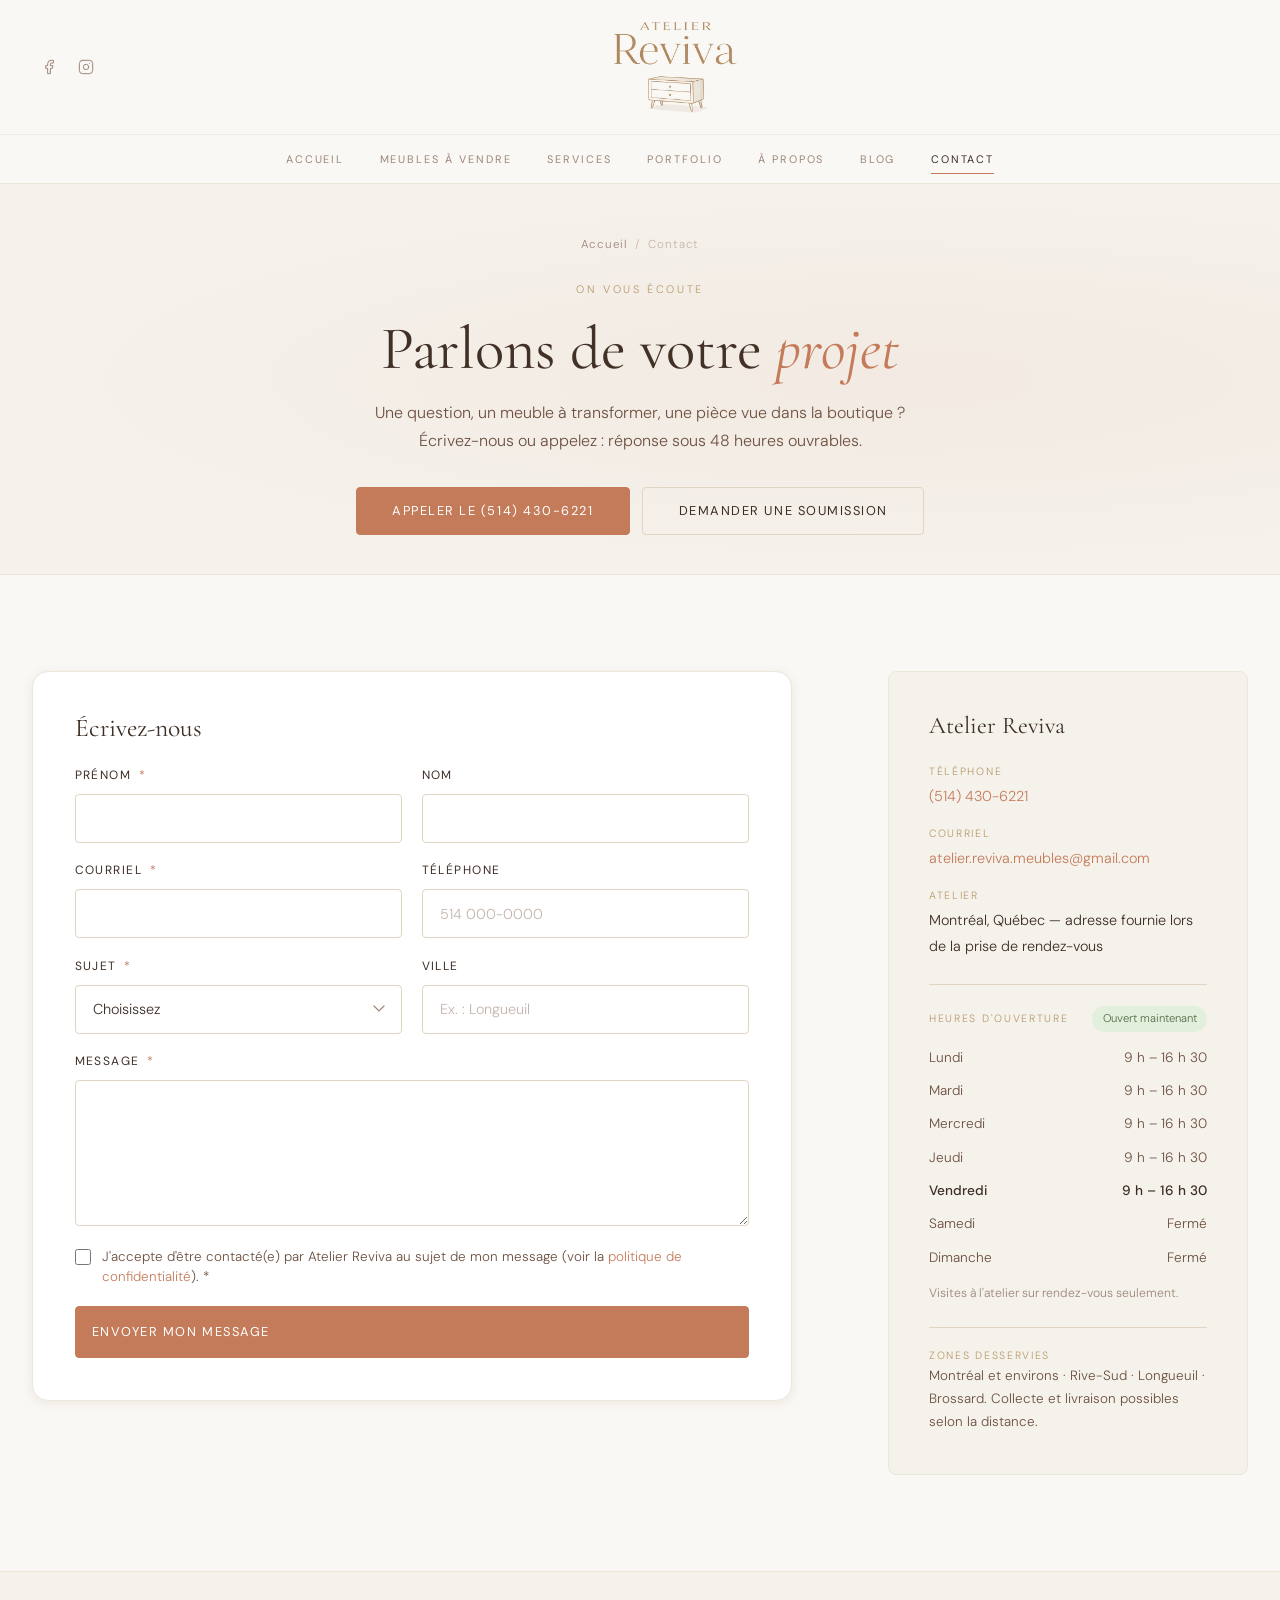
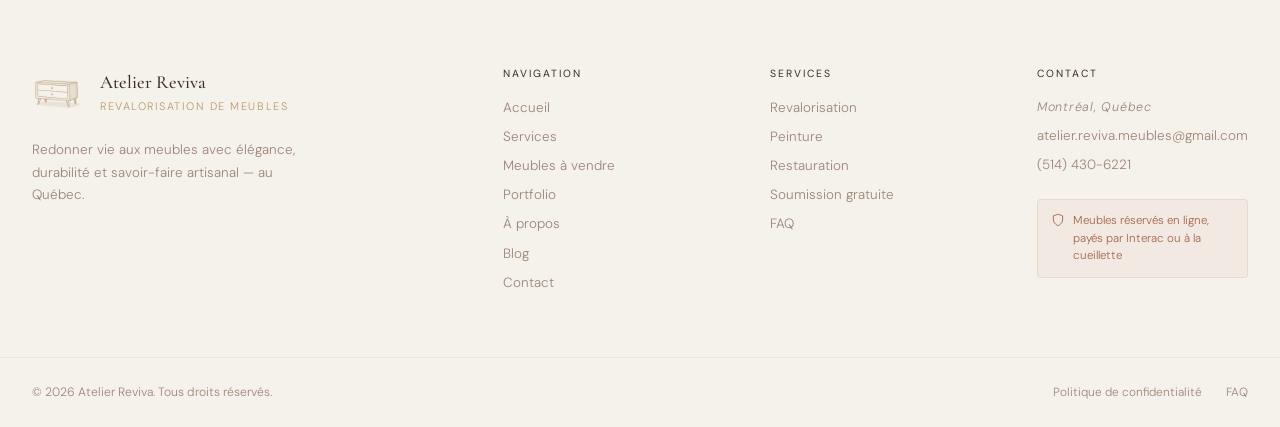
<file: code_sandbox_Atelier Raviva/contact.html>
<!DOCTYPE html>
<html lang="fr-CA">
<head>
  <meta charset="UTF-8" />
  <meta name="viewport" content="width=device-width, initial-scale=1.0" />
  <title>Contact – Atelier Reviva | Revalorisation de meubles Québec</title>
  <meta name="description" content="Contactez Atelier Reviva : (514) 430-6221, atelier.reviva.meubles@gmail.com. Question, meuble à transformer ou de la boutique — réponse sous 48 h." />
  <link rel="canonical" href="https://atelierreviva.ca/contact.html" />
  <link rel="preconnect" href="https://fonts.googleapis.com" /><link rel="preconnect" href="https://fonts.gstatic.com" crossorigin />
  <link href="https://fonts.googleapis.com/css2?family=Cormorant+Garamond:ital,wght@0,300;0,400;0,500;0,600;1,300;1,400;1,500&family=DM+Sans:wght@300;400;500&display=swap" rel="stylesheet" />
  <link rel="stylesheet" href="css/style.css?v=logo-20261128" /><link rel="stylesheet" href="css/pages.css" />
  <link rel="icon" type="image/png" sizes="32x32" href="assets/images/favicon-32.png" />
  <link rel="apple-touch-icon" href="assets/images/apple-touch-icon.png" />
</head>
<body>
  <header class="site-header" id="header">
    <div class="header-inner">
      <div class="header-social"><a href="#" aria-label="Facebook" class="social-link"><svg width="16" height="16" viewBox="0 0 24 24" fill="none" stroke="currentColor" stroke-width="1.5" stroke-linecap="round" stroke-linejoin="round"><path d="M18 2h-3a5 5 0 0 0-5 5v3H7v4h3v8h4v-8h3l1-4h-4V7a1 1 0 0 1 1-1h3z"/></svg></a><a href="#" aria-label="Instagram" class="social-link"><svg width="16" height="16" viewBox="0 0 24 24" fill="none" stroke="currentColor" stroke-width="1.5" stroke-linecap="round" stroke-linejoin="round"><rect x="2" y="2" width="20" height="20" rx="5" ry="5"/><path d="M16 11.37A4 4 0 1 1 12.63 8 4 4 0 0 1 16 11.37z"/><line x1="17.5" y1="6.5" x2="17.51" y2="6.5"/></svg></a></div>
      <a href="index.html" class="header-logo" aria-label="Atelier Reviva — Accueil"><img class="logo-img" src="assets/images/logo-entete.png" alt="Atelier Reviva" width="451" height="341" /></a>
      <button class="menu-toggle" id="menuToggle" aria-label="Menu" aria-expanded="false"><span></span><span></span><span></span></button>
    </div>
    <nav class="main-nav" id="mainNav"><ul class="nav-list"><li><a href="index.html" class="nav-link">Accueil</a></li><li><a href="meubles.html" class="nav-link">Meubles à vendre</a></li><li><a href="services.html" class="nav-link">Services</a></li><li><a href="portfolio.html" class="nav-link">Portfolio</a></li><li><a href="apropos.html" class="nav-link">À propos</a></li><li><a href="blog.html" class="nav-link">Blog</a></li><li><a href="contact.html" class="nav-link active">Contact</a></li></ul></nav>
  </header>

  <main>
    <section class="page-hero page-hero--compact">
      <nav class="breadcrumb" aria-label="Fil d'Ariane"><a href="index.html">Accueil</a><span>/</span><span>Contact</span></nav>
      <span class="page-hero-eyebrow">On vous écoute</span>
      <h1>Parlons de votre <em>projet</em></h1>
      <p>Une question, un meuble à transformer, une pièce vue dans la boutique ? Écrivez-nous ou appelez : réponse sous 48 heures ouvrables.</p>
      <div class="contact-actions">
        <a href="tel:+15144306221" class="btn btn-primary btn-wrap">Appeler le (514) 430-6221</a>
        <a href="services.html#soumission" class="btn btn-outline btn-wrap">Demander une soumission</a>
      </div>
    </section>

    <section class="section-pad" style="background:var(--ivory);">
      <div class="container">
        <div class="contact-grid">

          <!-- Formulaire de contact (envoyé au Google Sheets de l'atelier, onglet Messages) -->
          <div>
            <div class="contact-form-card">
              <div class="form-success" id="contactSuccess" tabindex="-1">
                <div class="form-success-icon">✦</div>
                <h3>Message envoyé !</h3>
                <p>Merci, nous avons bien reçu votre message<span id="contactNumero"></span>. Un accusé de réception vient de partir dans votre boîte courriel ; nous vous répondons dans les 48 heures ouvrables.</p>
              </div>

              <form id="contactForm" novalidate>
                <h2 class="contact-form-title">Écrivez-nous</h2>
                <input type="text" name="_gotcha" tabindex="-1" autocomplete="off" aria-hidden="true" class="hp-field" />
                <div class="form-grid-2">
                  <div class="form-group"><label class="form-label" for="cPrenom">Prénom <span class="required">*</span></label><input type="text" id="cPrenom" name="prenom" class="form-input" autocomplete="given-name" required /></div>
                  <div class="form-group"><label class="form-label" for="cNom">Nom</label><input type="text" id="cNom" name="nom" class="form-input" autocomplete="family-name" /></div>
                </div>
                <div class="form-grid-2">
                  <div class="form-group"><label class="form-label" for="cEmail">Courriel <span class="required">*</span></label><input type="email" id="cEmail" name="email" class="form-input" autocomplete="email" required /></div>
                  <div class="form-group"><label class="form-label" for="cTel">Téléphone</label><input type="tel" id="cTel" name="telephone" class="form-input" autocomplete="tel" placeholder="514 000-0000" /></div>
                </div>
                <div class="form-grid-2">
                  <div class="form-group"><label class="form-label" for="cSujet">Sujet <span class="required">*</span></label>
                    <select id="cSujet" name="sujet" class="form-select" required>
                      <option value="" disabled selected>Choisissez</option>
                      <option>Question générale</option>
                      <option>Meuble à transformer</option>
                      <option>Meuble de la boutique</option>
                      <option>Collaboration / autre</option>
                    </select></div>
                  <div class="form-group"><label class="form-label" for="cVille">Ville</label><input type="text" id="cVille" name="ville" class="form-input" placeholder="Ex. : Longueuil" /></div>
                </div>
                <p class="contact-hint" id="contactHint" hidden>Pour un meuble à transformer, le <a href="services.html#soumission">formulaire de soumission</a> permet d'envoyer des photos et d'obtenir un prix plus vite.</p>
                <div class="form-group"><label class="form-label" for="cMessage">Message <span class="required">*</span></label><textarea id="cMessage" name="message" class="form-textarea" rows="5" required></textarea></div>
                <label class="form-check"><input type="checkbox" name="consentement" required /><span class="form-check-label">J'accepte d'être contacté(e) par Atelier Reviva au sujet de mon message (voir la <a href="confidentialite.html" target="_blank">politique de confidentialité</a>). <span class="required">*</span></span></label>
                <p class="form-alert" id="contactErreur" role="alert" hidden></p>
                <button type="submit" class="btn btn-primary btn-wrap contact-submit" id="contactSubmit">Envoyer mon message</button>
              </form>
            </div>
          </div>

          <!-- Coordonnées -->
          <aside>
            <div class="contact-info-card">
              <h2 class="contact-info-title">Atelier Reviva</h2>
              <ul class="contact-coord">
                <li><span class="contact-coord-label">Téléphone</span><a href="tel:+15144306221">(514) 430-6221</a></li>
                <li><span class="contact-coord-label">Courriel</span><a href="mailto:atelier.reviva.meubles@gmail.com">atelier.reviva.meubles@gmail.com</a></li>
                <li><span class="contact-coord-label">Atelier</span><span>Montréal, Québec — adresse fournie lors de la prise de rendez-vous</span></li>
              </ul>

              <div class="contact-heures">
                <div class="contact-heures-tete"><span class="contact-coord-label">Heures d'ouverture</span><span class="contact-statut" id="contactStatut"></span></div>
                <ul id="contactHeures">
                  <li data-jour="1"><span>Lundi</span><span>9 h – 16 h 30</span></li>
                  <li data-jour="2"><span>Mardi</span><span>9 h – 16 h 30</span></li>
                  <li data-jour="3"><span>Mercredi</span><span>9 h – 16 h 30</span></li>
                  <li data-jour="4"><span>Jeudi</span><span>9 h – 16 h 30</span></li>
                  <li data-jour="5"><span>Vendredi</span><span>9 h – 16 h 30</span></li>
                  <li data-jour="6"><span>Samedi</span><span>Fermé</span></li>
                  <li data-jour="0"><span>Dimanche</span><span>Fermé</span></li>
                </ul>
                <p class="contact-note">Visites à l'atelier sur rendez-vous seulement.</p>
              </div>

              <div class="contact-zones">
                <span class="contact-coord-label">Zones desservies</span>
                Montréal et environs · Rive-Sud · Longueuil · Brossard. Collecte et livraison possibles selon la distance.
              </div>
            </div>
          </aside>

        </div>
      </div>
    </section>
  </main>

  <footer class="site-footer" role="contentinfo">
    <div class="footer-inner">
      <div class="footer-brand"><a href="index.html" class="footer-logo-link" aria-label="Atelier Reviva"><div class="footer-logo-mark"><img src="assets/images/logo-meuble.png" alt="" width="52" height="52" /></div><div><p class="footer-brand-name">Atelier Reviva</p><p class="footer-brand-tag">Revalorisation de meubles</p></div></a><p class="footer-tagline">Redonner vie aux meubles avec élégance, durabilité et savoir-faire artisanal — au Québec.</p></div>
      <div class="footer-links-col"><h4 class="footer-heading">Navigation</h4><ul class="footer-links"><li><a href="index.html">Accueil</a></li><li><a href="services.html">Services</a></li><li><a href="meubles.html">Meubles à vendre</a></li><li><a href="portfolio.html">Portfolio</a></li><li><a href="apropos.html">À propos</a></li><li><a href="blog.html">Blog</a></li><li><a href="contact.html">Contact</a></li></ul></div>
      <div class="footer-links-col"><h4 class="footer-heading">Services</h4><ul class="footer-links"><li><a href="services.html">Revalorisation</a></li><li><a href="services.html">Peinture</a></li><li><a href="services.html">Restauration</a></li><li><a href="services.html#soumission">Soumission gratuite</a></li><li><a href="faq.html">FAQ</a></li></ul></div>
      <div class="footer-links-col"><h4 class="footer-heading">Contact</h4><ul class="footer-links footer-contact"><li>Montréal, Québec</li><li><a href="mailto:atelier.reviva.meubles@gmail.com">atelier.reviva.meubles@gmail.com</a></li><li><a href="tel:+15144306221">(514) 430-6221</a></li></ul><div class="footer-shopify"><svg width="14" height="14" viewBox="0 0 24 24" fill="none" stroke="currentColor" stroke-width="1.5"><path d="M12 22s8-4 8-10V5l-8-3-8 3v7c0 6 8 10 8 10z"/></svg><span>Meubles réservés en ligne, payés par Interac ou à la cueillette</span></div></div>
    </div>
    <div class="footer-bottom"><p>© 2026 Atelier Reviva. Tous droits réservés.</p><div class="footer-legal"><a href="confidentialite.html">Politique de confidentialité</a><a href="faq.html">FAQ</a></div></div>
  </footer>

  <script src="js/main.js"></script>
  <script src="js/contact.js"></script>
</body>
</html>
</file>
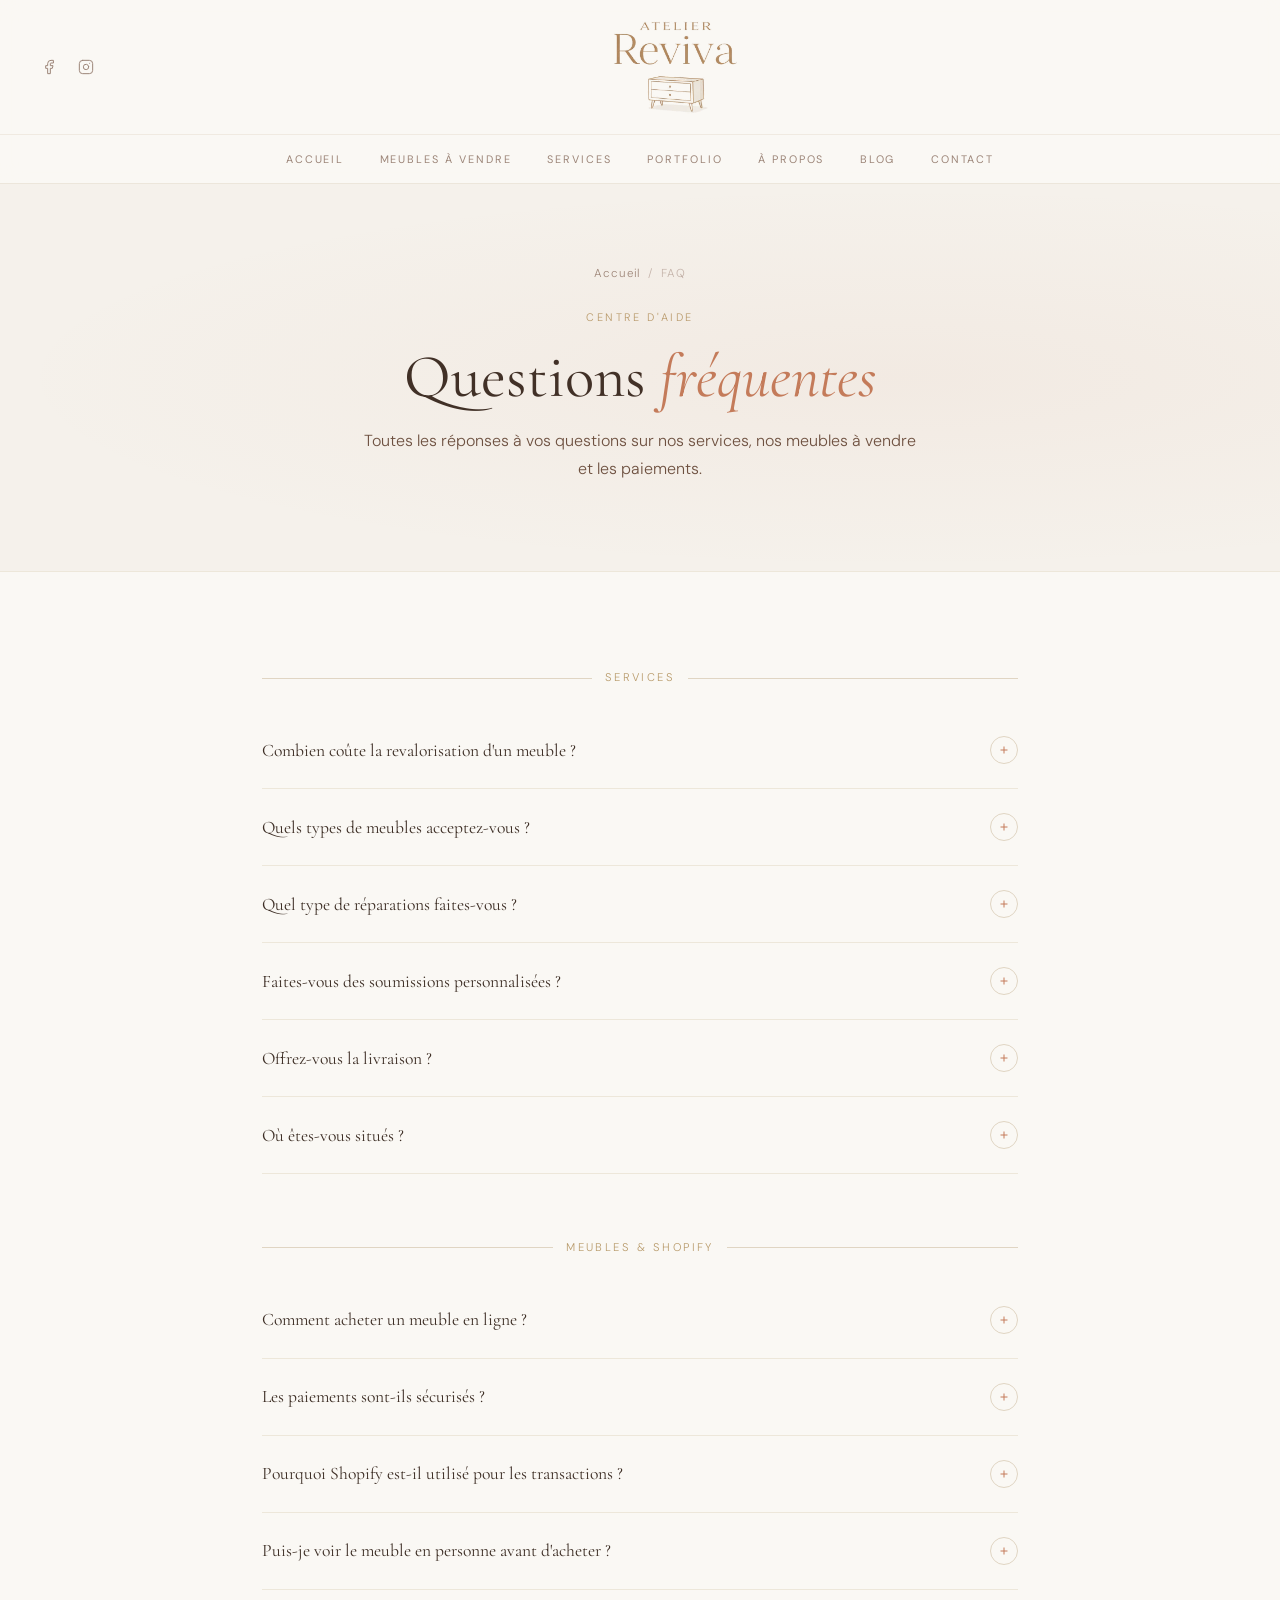
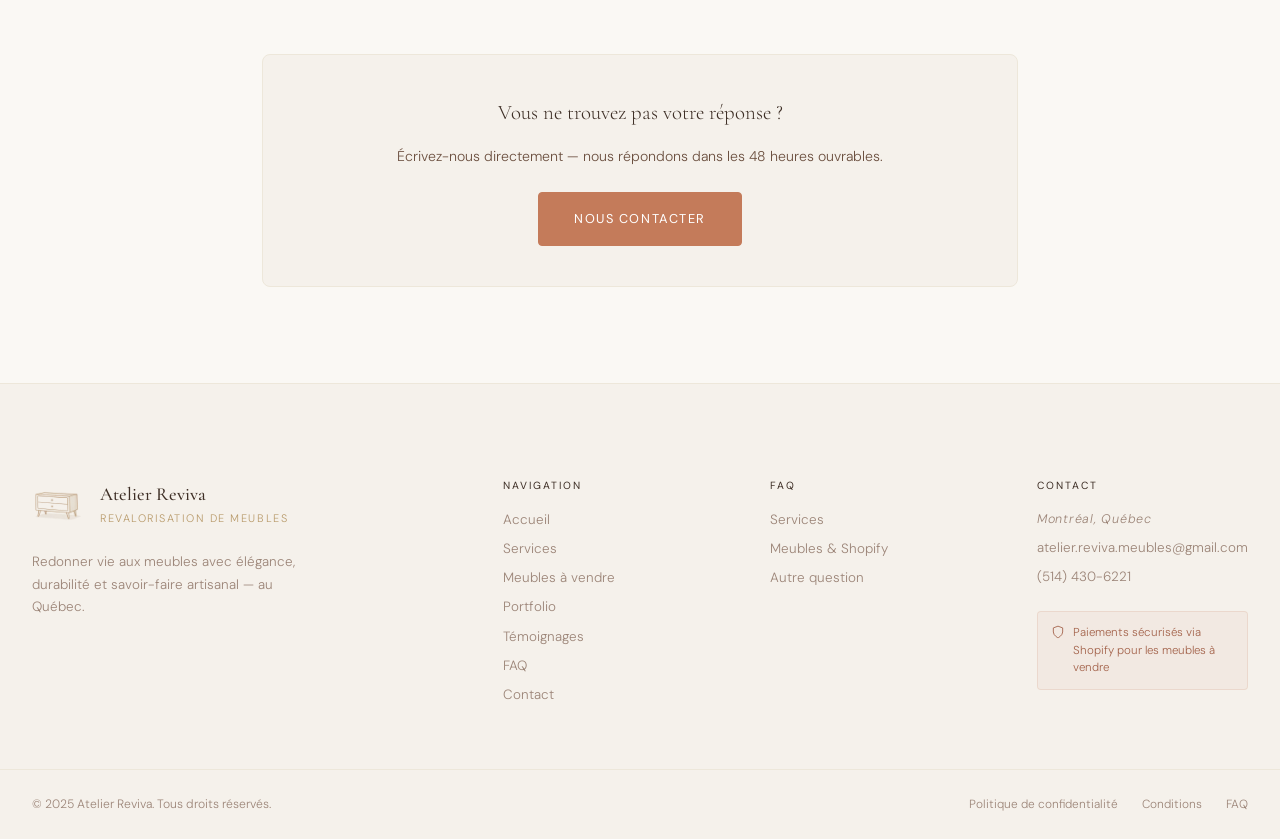
<file: code_sandbox_Atelier Raviva/faq.html>
<!DOCTYPE html>
<html lang="fr-CA">
<head>
  <meta charset="UTF-8" />
  <meta name="viewport" content="width=device-width, initial-scale=1.0" />
  <title>FAQ – Atelier Reviva | Questions fréquentes revalorisation meubles Québec</title>
  <meta name="description" content="Réponses à vos questions sur la revalorisation de meubles, les prix, la livraison et les paiements Shopify. Atelier Reviva, Québec." />
  <link rel="canonical" href="https://atelierreviva.ca/faq.html" />
  <link rel="preconnect" href="https://fonts.googleapis.com" /><link rel="preconnect" href="https://fonts.gstatic.com" crossorigin />
  <link href="https://fonts.googleapis.com/css2?family=Cormorant+Garamond:ital,wght@0,300;0,400;0,500;0,600;1,300;1,400;1,500&family=DM+Sans:wght@300;400;500&display=swap" rel="stylesheet" />
  <link rel="stylesheet" href="css/style.css?v=logo-20261128" /><link rel="stylesheet" href="css/pages.css" />
  <script type="application/ld+json">{"@context":"https://schema.org","@type":"FAQPage","mainEntity":[{"@type":"Question","name":"Combien coûte la revalorisation d'un meuble ?","acceptedAnswer":{"@type":"Answer","text":"Le prix varie selon le meuble, son état et les finitions souhaitées. Soumission gratuite via le formulaire."}},{"@type":"Question","name":"Les paiements sont-ils sécurisés ?","acceptedAnswer":{"@type":"Answer","text":"Oui. Les transactions pour les meubles à vendre sont finalisées via Shopify, un environnement de paiement certifié et sécurisé."}}]}</script>
  <link rel="icon" type="image/png" sizes="32x32" href="assets/images/favicon-32.png" />
  <link rel="apple-touch-icon" href="assets/images/apple-touch-icon.png" />
</head>
<body>
  <header class="site-header" id="header">
    <div class="header-inner">
      <div class="header-social"><a href="#" aria-label="Facebook" class="social-link"><svg width="16" height="16" viewBox="0 0 24 24" fill="none" stroke="currentColor" stroke-width="1.5" stroke-linecap="round" stroke-linejoin="round"><path d="M18 2h-3a5 5 0 0 0-5 5v3H7v4h3v8h4v-8h3l1-4h-4V7a1 1 0 0 1 1-1h3z"/></svg></a><a href="#" aria-label="Instagram" class="social-link"><svg width="16" height="16" viewBox="0 0 24 24" fill="none" stroke="currentColor" stroke-width="1.5" stroke-linecap="round" stroke-linejoin="round"><rect x="2" y="2" width="20" height="20" rx="5" ry="5"/><path d="M16 11.37A4 4 0 1 1 12.63 8 4 4 0 0 1 16 11.37z"/><line x1="17.5" y1="6.5" x2="17.51" y2="6.5"/></svg></a></div>
      <a href="index.html" class="header-logo" aria-label="Atelier Reviva — Accueil"><img class="logo-img" src="assets/images/logo-entete.png" alt="Atelier Reviva" width="451" height="341" /></a>
      <button class="menu-toggle" id="menuToggle" aria-label="Menu" aria-expanded="false"><span></span><span></span><span></span></button>
    </div>
    <nav class="main-nav" id="mainNav"><ul class="nav-list"><li><a href="index.html" class="nav-link">Accueil</a></li><li><a href="meubles.html" class="nav-link">Meubles à vendre</a></li><li><a href="services.html" class="nav-link">Services</a></li><li><a href="portfolio.html" class="nav-link">Portfolio</a></li><li><a href="apropos.html" class="nav-link">À propos</a></li><li><a href="blog.html" class="nav-link">Blog</a></li><li><a href="contact.html" class="nav-link">Contact</a></li></ul></nav>
  </header>

  <main>
    <section class="page-hero">
      <nav class="breadcrumb"><a href="index.html">Accueil</a><span>/</span><span>FAQ</span></nav>
      <span class="page-hero-eyebrow">Centre d'aide</span>
      <h1>Questions <em>fréquentes</em></h1>
      <p>Toutes les réponses à vos questions sur nos services, nos meubles à vendre et les paiements.</p>
    </section>

    <section class="section-pad" style="background:var(--ivory);">
      <div class="container" style="max-width:820px;">

        <!-- Catégorie 1 : Services -->
        <div style="margin-bottom:var(--space-lg);">
          <p style="font-size:0.7rem;letter-spacing:0.22em;text-transform:uppercase;color:var(--gold);margin-bottom:1.5rem;display:flex;align-items:center;gap:0.8rem;">
            <span style="flex:1;height:1px;background:var(--sand);"></span> Services <span style="flex:1;height:1px;background:var(--sand);"></span>
          </p>
          <div class="faq-list">
            <div class="faq-item"><button class="faq-question" aria-expanded="false">Combien coûte la revalorisation d'un meuble ?<span class="faq-icon"><svg width="12" height="12" viewBox="0 0 24 24" fill="none" stroke="currentColor" stroke-width="2"><line x1="12" y1="5" x2="12" y2="19"/><line x1="5" y1="12" x2="19" y2="12"/></svg></span></button><div class="faq-answer"><div class="faq-answer-inner">Le prix varie selon le type de meuble, son état, le service choisi et les finitions souhaitées. Il est impossible de donner un tarif précis sans voir la pièce. Nous offrons une soumission gratuite et sans engagement — <a href="services.html#soumission">remplissez le formulaire ici</a>.</div></div></div>
            <div class="faq-item"><button class="faq-question" aria-expanded="false">Quels types de meubles acceptez-vous ?<span class="faq-icon"><svg width="12" height="12" viewBox="0 0 24 24" fill="none" stroke="currentColor" stroke-width="2"><line x1="12" y1="5" x2="12" y2="19"/><line x1="5" y1="12" x2="19" y2="12"/></svg></span></button><div class="faq-answer"><div class="faq-answer-inner">Nous acceptons la plupart des meubles en bois : commodes, buffets, tables de salon et à manger, chevets, chaises, bibliothèques et armoires. Les meubles en MDF ou contreplaqué sont évalués au cas par cas.</div></div></div>
            <div class="faq-item"><button class="faq-question" aria-expanded="false">Quel type de réparations faites-vous ?<span class="faq-icon"><svg width="12" height="12" viewBox="0 0 24 24" fill="none" stroke="currentColor" stroke-width="2"><line x1="12" y1="5" x2="12" y2="19"/><line x1="5" y1="12" x2="19" y2="12"/></svg></span></button><div class="faq-answer"><div class="faq-answer-inner">Notre spécialité, c'est l'art de la finition. Nous redonnons vie aux meubles dont la structure est encore saine : éraflures, petites fissures, placage à reprendre, tiroir ou patte à consolider, quincaillerie à remplacer. Chaque détail est soigné avant de passer à la teinte ou à la peinture, et c'est là que la transformation opère. Si votre meuble demande une reconstruction importante, nous vous le dirons franchement dès la soumission et vous orienterons vers le bon spécialiste.</div></div></div>
            <div class="faq-item"><button class="faq-question" aria-expanded="false">Faites-vous des soumissions personnalisées ?<span class="faq-icon"><svg width="12" height="12" viewBox="0 0 24 24" fill="none" stroke="currentColor" stroke-width="2"><line x1="12" y1="5" x2="12" y2="19"/><line x1="5" y1="12" x2="19" y2="12"/></svg></span></button><div class="faq-answer"><div class="faq-answer-inner">Oui, chaque soumission est unique et personnalisée selon votre meuble, son état et vos souhaits. Envoyez des photos et une description via le formulaire de soumission — c'est gratuit.</div></div></div>
            <div class="faq-item"><button class="faq-question" aria-expanded="false">Offrez-vous la livraison ?<span class="faq-icon"><svg width="12" height="12" viewBox="0 0 24 24" fill="none" stroke="currentColor" stroke-width="2"><line x1="12" y1="5" x2="12" y2="19"/><line x1="5" y1="12" x2="19" y2="12"/></svg></span></button><div class="faq-answer"><div class="faq-answer-inner">La collecte et la livraison peuvent être organisées selon votre localisation et le projet. Indiquez-le dans votre soumission et nous vous proposerons les options disponibles.</div></div></div>
            <div class="faq-item"><button class="faq-question" aria-expanded="false">Où êtes-vous situés ?<span class="faq-icon"><svg width="12" height="12" viewBox="0 0 24 24" fill="none" stroke="currentColor" stroke-width="2"><line x1="12" y1="5" x2="12" y2="19"/><line x1="5" y1="12" x2="19" y2="12"/></svg></span></button><div class="faq-answer"><div class="faq-answer-inner">Atelier Reviva est situé à Montréal, Québec. Nous desservons Montréal et les environs, ainsi que la Rive-Sud (Longueuil, Brossard, Saint-Bruno, Chambly).</div></div></div>
          </div>
        </div>

        <!-- Catégorie 2 : Meubles à vendre & Shopify -->
        <div style="margin-bottom:var(--space-lg);">
          <p style="font-size:0.7rem;letter-spacing:0.22em;text-transform:uppercase;color:var(--gold);margin-bottom:1.5rem;display:flex;align-items:center;gap:0.8rem;">
            <span style="flex:1;height:1px;background:var(--sand);"></span> Meubles &amp; Shopify <span style="flex:1;height:1px;background:var(--sand);"></span>
          </p>
          <div class="faq-list">
            <div class="faq-item"><button class="faq-question" aria-expanded="false">Comment acheter un meuble en ligne ?<span class="faq-icon"><svg width="12" height="12" viewBox="0 0 24 24" fill="none" stroke="currentColor" stroke-width="2"><line x1="12" y1="5" x2="12" y2="19"/><line x1="5" y1="12" x2="19" y2="12"/></svg></span></button><div class="faq-answer"><div class="faq-answer-inner">Parcourez nos meubles sur la <a href="meubles.html">page boutique</a>, choisissez votre pièce et cliquez sur « Acheter via Shopify ». Vous serez redirigé vers notre boutique Shopify sécurisée pour compléter la transaction. Vous recevrez ensuite une confirmation par courriel.</div></div></div>
            <div class="faq-item"><button class="faq-question" aria-expanded="false">Les paiements sont-ils sécurisés ?<span class="faq-icon"><svg width="12" height="12" viewBox="0 0 24 24" fill="none" stroke="currentColor" stroke-width="2"><line x1="12" y1="5" x2="12" y2="19"/><line x1="5" y1="12" x2="19" y2="12"/></svg></span></button><div class="faq-answer"><div class="faq-answer-inner">Absolument. Toutes les transactions pour les meubles à vendre sont finalisées via Shopify — une plateforme de paiement certifiée, sécurisée et largement reconnue. Vos informations de paiement sont protégées à tout moment.</div></div></div>
            <div class="faq-item"><button class="faq-question" aria-expanded="false">Pourquoi Shopify est-il utilisé pour les transactions ?<span class="faq-icon"><svg width="12" height="12" viewBox="0 0 24 24" fill="none" stroke="currentColor" stroke-width="2"><line x1="12" y1="5" x2="12" y2="19"/><line x1="5" y1="12" x2="19" y2="12"/></svg></span></button><div class="faq-answer"><div class="faq-answer-inner">Nous avons choisi Shopify car c'est l'environnement de paiement le plus reconnu et le plus sécurisé pour les achats en ligne. Cela vous garantit une transaction fiable, une confirmation rapide et un support disponible en cas de besoin.</div></div></div>
            <div class="faq-item"><button class="faq-question" aria-expanded="false">Puis-je voir le meuble en personne avant d'acheter ?<span class="faq-icon"><svg width="12" height="12" viewBox="0 0 24 24" fill="none" stroke="currentColor" stroke-width="2"><line x1="12" y1="5" x2="12" y2="19"/><line x1="5" y1="12" x2="19" y2="12"/></svg></span></button><div class="faq-answer"><div class="faq-answer-inner">Oui, sur demande. Contactez-nous via le <a href="contact.html">formulaire de contact</a> pour planifier une visite à l'atelier. Sous réserve de disponibilité.</div></div></div>
          </div>
        </div>

        <!-- Catégorie 3 : Formation (masquée tant que la page Formation est cachée) -->
        <div hidden>
          <p style="font-size:0.7rem;letter-spacing:0.22em;text-transform:uppercase;color:var(--gold);margin-bottom:1.5rem;display:flex;align-items:center;gap:0.8rem;">
            <span style="flex:1;height:1px;background:var(--sand);"></span> Formation <span style="flex:1;height:1px;background:var(--sand);"></span>
          </p>
          <div class="faq-list">
            <div class="faq-item"><button class="faq-question" aria-expanded="false">Comment fonctionne la liste d'attente pour les formations ?<span class="faq-icon"><svg width="12" height="12" viewBox="0 0 24 24" fill="none" stroke="currentColor" stroke-width="2"><line x1="12" y1="5" x2="12" y2="19"/><line x1="5" y1="12" x2="19" y2="12"/></svg></span></button><div class="faq-answer"><div class="faq-answer-inner">Remplissez le formulaire sur la <a href="formation.html#attente">page Formation</a>. Vous serez contacté en priorité dès que de nouvelles dates seront annoncées. Gratuit et sans engagement.</div></div></div>
            <div class="faq-item"><button class="faq-question" aria-expanded="false">Quand les prochaines places seront-elles disponibles ?<span class="faq-icon"><svg width="12" height="12" viewBox="0 0 24 24" fill="none" stroke="currentColor" stroke-width="2"><line x1="12" y1="5" x2="12" y2="19"/><line x1="5" y1="12" x2="19" y2="12"/></svg></span></button><div class="faq-answer"><div class="faq-answer-inner">Les prochaines dates seront bientôt annoncées : la liste d'attente les reçoit en priorité, puis sur Instagram. Rejoignez la liste dès maintenant pour ne pas manquer.</div></div></div>
            <div class="faq-item"><button class="faq-question" aria-expanded="false">Peut-on organiser un atelier privé de groupe ?<span class="faq-icon"><svg width="12" height="12" viewBox="0 0 24 24" fill="none" stroke="currentColor" stroke-width="2"><line x1="12" y1="5" x2="12" y2="19"/><line x1="5" y1="12" x2="19" y2="12"/></svg></span></button><div class="faq-answer"><div class="faq-answer-inner">Oui. Des ateliers privés peuvent être organisés pour les groupes (famille, amies, collègues). Mentionnez-le dans le formulaire d'attente et nous vous contacterons pour organiser la date selon vos disponibilités.</div></div></div>
          </div>
        </div>

        <!-- CTA question non listée -->
        <div style="margin-top:var(--space-lg); background:var(--cream); border:1px solid var(--sand-light); border-radius:var(--radius-md); padding:2.5rem; text-align:center;">
          <p style="font-family:var(--font-serif); font-size:1.3rem; margin-bottom:0.8rem;">Vous ne trouvez pas votre réponse ?</p>
          <p style="font-size:0.88rem; color:var(--brown-text); margin-bottom:1.5rem;">Écrivez-nous directement — nous répondons dans les 48 heures ouvrables.</p>
          <a href="contact.html" class="btn btn-primary">Nous contacter</a>
        </div>
      </div>
    </section>
  </main>

  <footer class="site-footer" role="contentinfo">
    <div class="footer-inner">
      <div class="footer-brand"><a href="index.html" class="footer-logo-link" aria-label="Atelier Reviva"><div class="footer-logo-mark"><img src="assets/images/logo-meuble.png" alt="" width="52" height="52" /></div><div><p class="footer-brand-name">Atelier Reviva</p><p class="footer-brand-tag">Revalorisation de meubles</p></div></a><p class="footer-tagline">Redonner vie aux meubles avec élégance, durabilité et savoir-faire artisanal — au Québec.</p></div>
      <div class="footer-links-col"><h4 class="footer-heading">Navigation</h4><ul class="footer-links"><li><a href="index.html">Accueil</a></li><li><a href="services.html">Services</a></li><li><a href="meubles.html">Meubles à vendre</a></li><li><a href="portfolio.html">Portfolio</a></li><li><a href="temoignages.html">Témoignages</a></li><li><a href="faq.html">FAQ</a></li><li><a href="contact.html">Contact</a></li></ul></div>
      <div class="footer-links-col"><h4 class="footer-heading">FAQ</h4><ul class="footer-links"><li><a href="faq.html">Services</a></li><li><a href="faq.html">Meubles &amp; Shopify</a></li><li><a href="contact.html">Autre question</a></li></ul></div>
      <div class="footer-links-col"><h4 class="footer-heading">Contact</h4><ul class="footer-links footer-contact"><li>Montréal, Québec</li><li><a href="mailto:atelier.reviva.meubles@gmail.com">atelier.reviva.meubles@gmail.com</a></li><li><a href="tel:+15144306221">(514) 430-6221</a></li></ul><div class="footer-shopify"><svg width="14" height="14" viewBox="0 0 24 24" fill="none" stroke="currentColor" stroke-width="1.5"><path d="M12 22s8-4 8-10V5l-8-3-8 3v7c0 6 8 10 8 10z"/></svg><span>Paiements sécurisés via Shopify pour les meubles à vendre</span></div></div>
    </div>
    <div class="footer-bottom"><p>© 2025 Atelier Reviva. Tous droits réservés.</p><div class="footer-legal"><a href="#">Politique de confidentialité</a><a href="#">Conditions</a><a href="faq.html">FAQ</a></div></div>
  </footer>
  <script src="js/main.js"></script>
  <script>
    document.querySelectorAll('.faq-question').forEach(btn => {
      btn.addEventListener('click', () => {
        const item = btn.closest('.faq-item');
        const isOpen = item.classList.contains('open');
        document.querySelectorAll('.faq-item.open').forEach(i => i.classList.remove('open'));
        if (!isOpen) item.classList.add('open');
      });
    });
  </script>
</body>
</html>
</file>
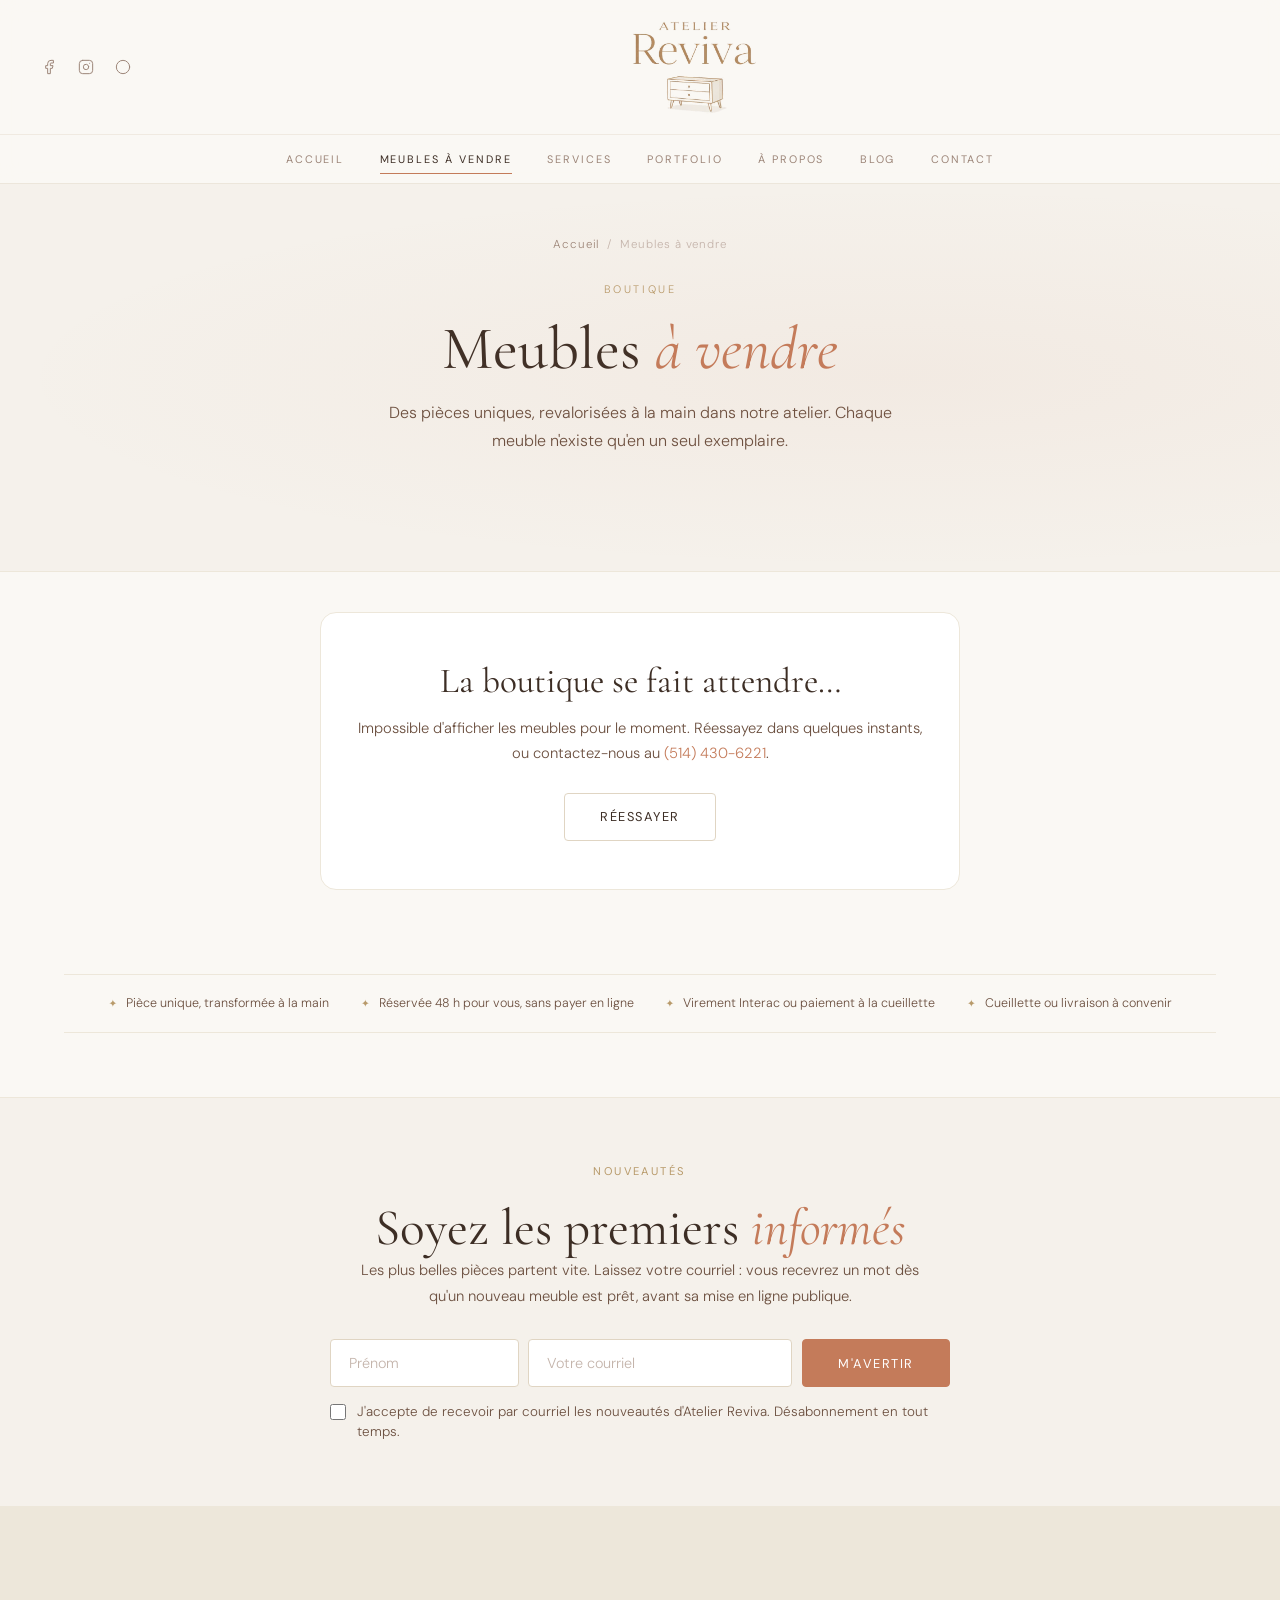
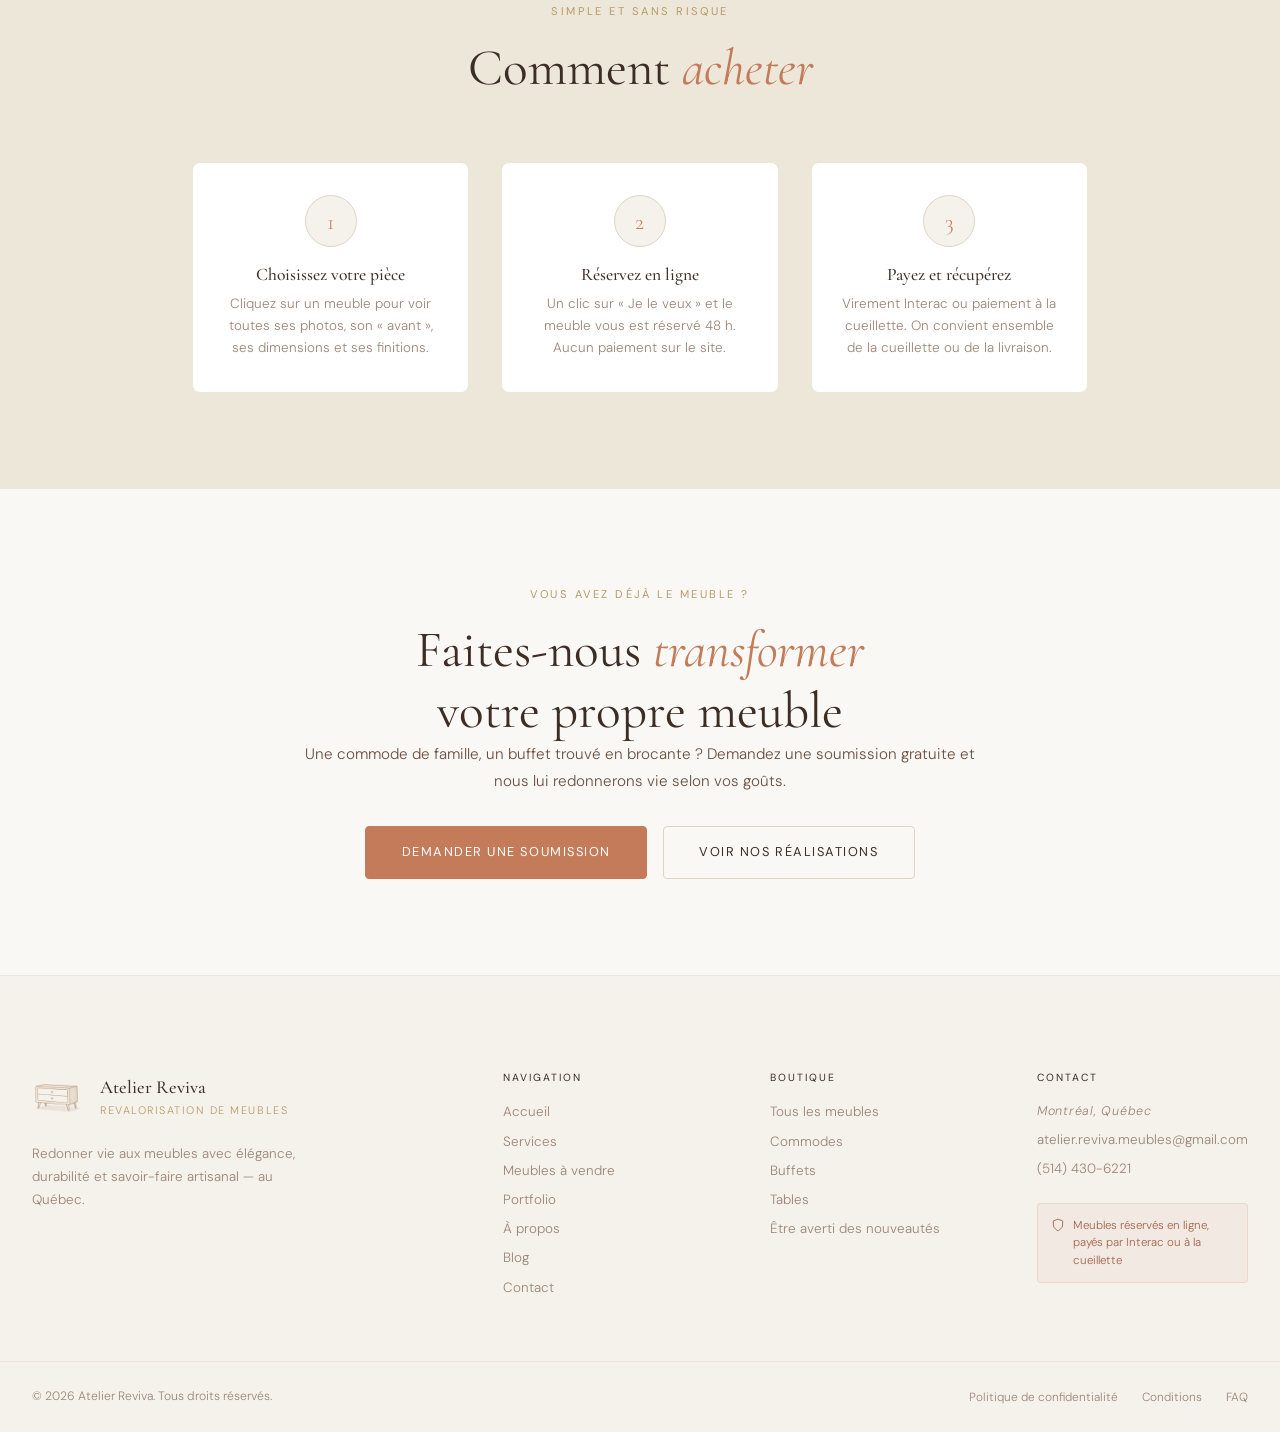
<file: code_sandbox_Atelier Raviva/meubles.html>
<!DOCTYPE html>
<html lang="fr-CA">
<head>
  <meta charset="UTF-8" />
  <meta name="viewport" content="width=device-width, initial-scale=1.0" />
  <title>Meubles à vendre – Atelier Reviva | Meubles revalorisés Québec</title>
  <meta name="description" content="Meubles revalorisés à vendre : pièces uniques transformées à la main par Atelier Reviva. Réservation en ligne, paiement Interac ou à la cueillette." />
  <link rel="canonical" href="https://atelierreviva.ca/meubles.html" />
  <link rel="preconnect" href="https://fonts.googleapis.com" />
  <link rel="preconnect" href="https://fonts.gstatic.com" crossorigin />
  <link href="https://fonts.googleapis.com/css2?family=Cormorant+Garamond:ital,wght@0,300;0,400;0,500;0,600;1,300;1,400;1,500&family=DM+Sans:wght@300;400;500&display=swap" rel="stylesheet" />
  <link rel="stylesheet" href="css/style.css?v=logo-20261128" />
  <link rel="stylesheet" href="css/pages.css" />
  <link rel="icon" type="image/png" sizes="32x32" href="assets/images/favicon-32.png" />
  <link rel="apple-touch-icon" href="assets/images/apple-touch-icon.png" />
</head>
<body>

  <!-- HEADER -->
  <header class="site-header" id="header">
    <div class="header-inner">
      <div class="header-social">
        <a href="#" aria-label="Facebook" class="social-link"><svg width="16" height="16" viewBox="0 0 24 24" fill="none" stroke="currentColor" stroke-width="1.5" stroke-linecap="round" stroke-linejoin="round"><path d="M18 2h-3a5 5 0 0 0-5 5v3H7v4h3v8h4v-8h3l1-4h-4V7a1 1 0 0 1 1-1h3z"/></svg></a>
        <a href="#" aria-label="Instagram" class="social-link"><svg width="16" height="16" viewBox="0 0 24 24" fill="none" stroke="currentColor" stroke-width="1.5" stroke-linecap="round" stroke-linejoin="round"><rect x="2" y="2" width="20" height="20" rx="5" ry="5"/><path d="M16 11.37A4 4 0 1 1 12.63 8 4 4 0 0 1 16 11.37z"/><line x1="17.5" y1="6.5" x2="17.51" y2="6.5"/></svg></a>
        <a href="#" aria-label="Pinterest" class="social-link"><svg width="16" height="16" viewBox="0 0 24 24" fill="none" stroke="currentColor" stroke-width="1.5" stroke-linecap="round" stroke-linejoin="round"><circle cx="12" cy="12" r="10"/></svg></a>
      </div>
      <a href="index.html" class="header-logo" aria-label="Atelier Reviva — Accueil">
        <img class="logo-img" src="assets/images/logo-entete.png" alt="Atelier Reviva" width="451" height="341" />
      </a>
      <button class="menu-toggle" id="menuToggle" aria-label="Menu" aria-expanded="false"><span></span><span></span><span></span></button>
    </div>
    <nav class="main-nav" id="mainNav" aria-label="Navigation principale">
      <ul class="nav-list">
        <li><a href="index.html" class="nav-link">Accueil</a></li>
        <li><a href="meubles.html" class="nav-link active">Meubles à vendre</a></li>
        <li><a href="services.html" class="nav-link">Services</a></li>
        <li><a href="portfolio.html" class="nav-link">Portfolio</a></li>
        <li><a href="apropos.html" class="nav-link">À propos</a></li>
        <li><a href="blog.html" class="nav-link">Blog</a></li>
        <li><a href="contact.html" class="nav-link">Contact</a></li>
      </ul>
    </nav>
  </header>

  <main>

    <!-- EN-TÊTE COMPACT -->
    <section class="page-hero page-hero--compact">
      <nav class="breadcrumb" aria-label="Fil d'Ariane"><a href="index.html">Accueil</a><span>/</span><span>Meubles à vendre</span></nav>
      <span class="page-hero-eyebrow">Boutique</span>
      <h1>Meubles <em>à vendre</em></h1>
      <p>Des pièces uniques, revalorisées à la main dans notre atelier. Chaque meuble n'existe qu'en un seul exemplaire.</p>
      <p class="shop-count" id="shopCount" aria-live="polite"></p>
    </section>

    <!-- BOUTIQUE -->
    <section class="shop-section" id="boutique">
      <div class="container">

        <div class="filter-bar" id="shopFilters" role="group" aria-label="Filtrer par catégorie" hidden></div>

        <!-- Aucune pièce disponible -->
        <div class="shop-empty" id="shopEmpty" hidden>
          <div class="shop-empty-mark" aria-hidden="true">✦</div>
          <h2 class="shop-empty-title">Nouvelle collection <em>en préparation</em></h2>
          <p class="shop-empty-text" id="shopEmptyText">Les prochaines pièces sont en train de prendre vie à l'atelier : décapage, retouches, teintes choisies avec soin. Inscrivez-vous pour les découvrir avant tout le monde.</p>
          <a href="#nouveautes" class="btn btn-primary">Être averti des nouveautés</a>
        </div>

        <!-- Erreur de chargement -->
        <div class="shop-empty shop-error" id="shopError" hidden>
          <h2 class="shop-empty-title">La boutique se fait attendre…</h2>
          <p class="shop-empty-text">Impossible d'afficher les meubles pour le moment. Réessayez dans quelques instants, ou contactez-nous au <a href="tel:+15144306221">(514) 430-6221</a>.</p>
          <button type="button" class="btn btn-outline" id="shopRetry">Réessayer</button>
        </div>

        <!-- Grille (remplie depuis l'inventaire de l'atelier) -->
        <div class="shop-grid" id="productGrid" aria-live="polite" aria-busy="true">
          <div class="shop-card shop-card--skeleton" aria-hidden="true"><div class="shop-card-img"></div><div class="shop-card-body"><span></span><span></span><span></span></div></div>
          <div class="shop-card shop-card--skeleton" aria-hidden="true"><div class="shop-card-img"></div><div class="shop-card-body"><span></span><span></span><span></span></div></div>
          <div class="shop-card shop-card--skeleton" aria-hidden="true"><div class="shop-card-img"></div><div class="shop-card-body"><span></span><span></span><span></span></div></div>
        </div>
        <p class="shop-filter-empty" id="shopFilterEmpty" hidden></p>

        <ul class="shop-promise" aria-label="Nos engagements">
          <li>Pièce unique, transformée à la main</li>
          <li>Réservée <span id="promiseDelay">48 h</span> pour vous, sans payer en ligne</li>
          <li>Virement Interac ou paiement à la cueillette</li>
          <li>Cueillette ou livraison à convenir</li>
        </ul>
      </div>
    </section>

    <!-- ÊTRE AVERTI DES NOUVEAUTÉS -->
    <section class="shop-notify" id="nouveautes">
      <div class="container-narrow">
        <p class="section-label">Nouveautés</p>
        <h2 class="section-title">Soyez les premiers <em>informés</em></h2>
        <p class="shop-notify-intro">Les plus belles pièces partent vite. Laissez votre courriel : vous recevrez un mot dès qu'un nouveau meuble est prêt, avant sa mise en ligne publique.</p>
        <form class="shop-notify-form" id="notifyForm" novalidate>
          <input type="text" name="_gotcha" tabindex="-1" autocomplete="off" aria-hidden="true" class="hp-field" />
          <div class="shop-notify-fields">
            <label class="visually-hidden" for="notifyPrenom">Prénom</label>
            <input type="text" id="notifyPrenom" name="prenom" class="form-input" placeholder="Prénom" autocomplete="given-name" />
            <label class="visually-hidden" for="notifyEmail">Courriel</label>
            <input type="email" id="notifyEmail" name="email" class="form-input" placeholder="Votre courriel" autocomplete="email" required />
            <button type="submit" class="btn btn-primary">M'avertir</button>
          </div>
          <label class="form-check shop-notify-consent">
            <input type="checkbox" name="consentement" required />
            <span class="form-check-label">J'accepte de recevoir par courriel les nouveautés d'Atelier Reviva. Désabonnement en tout temps.</span>
          </label>
          <p class="form-alert" id="notifyMessage" role="status" hidden></p>
        </form>
      </div>
    </section>

    <!-- COMMENT ACHETER -->
    <section class="section-pad shop-how">
      <div class="container" style="max-width:960px;">
        <div class="section-header">
          <p class="section-label">Simple et sans risque</p>
          <h2 class="section-title">Comment <em>acheter</em></h2>
        </div>
        <ol class="how-steps">
          <li class="how-step">
            <span class="how-step-num">1</span>
            <h3>Choisissez votre pièce</h3>
            <p>Cliquez sur un meuble pour voir toutes ses photos, son « avant », ses dimensions et ses finitions.</p>
          </li>
          <li class="how-step">
            <span class="how-step-num">2</span>
            <h3>Réservez en ligne</h3>
            <p>Un clic sur « Je le veux » et le meuble vous est réservé <span class="delai-texte">48 h</span>. Aucun paiement sur le site.</p>
          </li>
          <li class="how-step">
            <span class="how-step-num">3</span>
            <h3>Payez et récupérez</h3>
            <p>Virement Interac ou paiement à la cueillette. On convient ensemble de la cueillette ou de la livraison.</p>
          </li>
        </ol>
      </div>
    </section>

    <!-- CTA -->
    <section class="section-pad" style="background:var(--ivory); text-align:center;">
      <div class="container-narrow">
        <p class="section-label">Vous avez déjà le meuble ?</p>
        <h2 class="section-title">Faites-nous <em>transformer</em><br>votre propre meuble</h2>
        <p style="font-size:0.95rem; color:var(--brown-text); margin-bottom:2rem; line-height:1.75;">Une commode de famille, un buffet trouvé en brocante ? Demandez une soumission gratuite et nous lui redonnerons vie selon vos goûts.</p>
        <div style="display:flex; gap:1rem; justify-content:center; flex-wrap:wrap;">
          <a href="services.html#soumission" class="btn btn-primary">Demander une soumission</a>
          <a href="portfolio.html" class="btn btn-outline">Voir nos réalisations</a>
        </div>
      </div>
    </section>

  </main>

  <!-- FICHE D'UN MEUBLE -->
  <dialog class="meuble-dialog" id="meubleDialog" aria-labelledby="dlgTitre">
    <button type="button" class="meuble-dialog-close" id="dlgFermer" aria-label="Fermer la fiche">×</button>
    <div class="meuble-dialog-grid">
      <div class="meuble-galerie">
        <div class="meuble-galerie-main">
          <img id="dlgImage" alt="" />
          <span class="meuble-galerie-tag" id="dlgImageTag" hidden>Avant</span>
        </div>
        <div class="meuble-galerie-thumbs" id="dlgThumbs"></div>
      </div>
      <div class="meuble-infos">
        <span class="shop-card-status" id="dlgStatut"></span>
        <h2 class="meuble-titre" id="dlgTitre"></h2>
        <p class="meuble-prix" id="dlgPrix"></p>
        <dl class="meuble-caracteristiques" id="dlgCaracteristiques"></dl>
        <p class="meuble-description" id="dlgDescription"></p>

        <div id="dlgActions"></div>

        <!-- Formulaire de réservation -->
        <form class="reservation-form" id="reservationForm" novalidate hidden>
          <h3 class="reservation-titre">Réserver ce meuble</h3>
          <p class="reservation-note">Aucun paiement maintenant. La pièce vous est réservée <span class="delai-texte">48 h</span>, le temps de payer par virement Interac ou à la cueillette.</p>
          <input type="text" name="_gotcha" tabindex="-1" autocomplete="off" aria-hidden="true" class="hp-field" />
          <div class="form-grid-2">
            <div class="form-group">
              <label class="form-label" for="resPrenom">Prénom <span class="required">*</span></label>
              <input type="text" id="resPrenom" name="prenom" class="form-input" autocomplete="given-name" required />
            </div>
            <div class="form-group">
              <label class="form-label" for="resNom">Nom <span class="required">*</span></label>
              <input type="text" id="resNom" name="nom" class="form-input" autocomplete="family-name" required />
            </div>
          </div>
          <div class="form-grid-2">
            <div class="form-group">
              <label class="form-label" for="resEmail">Courriel <span class="required">*</span></label>
              <input type="email" id="resEmail" name="email" class="form-input" autocomplete="email" required />
            </div>
            <div class="form-group">
              <label class="form-label" for="resTel">Téléphone <span class="required">*</span></label>
              <input type="tel" id="resTel" name="telephone" class="form-input" autocomplete="tel" placeholder="514 000-0000" required />
            </div>
          </div>
          <fieldset class="reservation-remise">
            <legend class="form-label">Remise du meuble</legend>
            <label class="form-check"><input type="radio" name="remise" value="cueillette" checked /> <span class="form-check-label">Je viens le chercher</span></label>
            <label class="form-check"><input type="radio" name="remise" value="livraison" /> <span class="form-check-label">J'aimerais une livraison (frais à convenir)</span></label>
          </fieldset>
          <div class="form-group">
            <label class="form-label" for="resMessage">Message (facultatif)</label>
            <textarea id="resMessage" name="message" class="form-textarea" rows="2" placeholder="Vos disponibilités, une question…"></textarea>
          </div>
          <label class="form-check">
            <input type="checkbox" name="consentement" required />
            <span class="form-check-label">J'accepte d'être contacté(e) par Atelier Reviva au sujet de cette réservation. <span class="required">*</span></span>
          </label>
          <p class="form-alert" id="reservationErreur" role="alert" hidden></p>
          <button type="submit" class="btn btn-primary reservation-submit" id="reservationSubmit">Réserver ce meuble</button>
        </form>

        <!-- Confirmation -->
        <div class="reservation-ok" id="reservationOk" hidden>
          <div class="form-success-icon">✦</div>
          <h3>C'est réservé pour vous !</h3>
          <p class="reservation-ok-ref">Votre référence : <strong id="okNumero"></strong></p>
          <ul class="reservation-ok-etapes">
            <li>Virement Interac de <strong id="okPrix"></strong> à <strong id="okInterac"></strong>, avec <strong class="ok-num"></strong> dans le message, d'ici le <strong id="okDate"></strong>.</li>
            <li>Ou paiement à la cueillette : nous vous écrivons très vite pour convenir du moment.</li>
          </ul>
          <p class="reservation-ok-petit">Tous les détails viennent de partir dans votre boîte courriel (vérifiez aussi les indésirables).</p>
        </div>
      </div>
    </div>
  </dialog>

  <!-- FOOTER -->
  <footer class="site-footer" role="contentinfo">
    <div class="footer-inner">
      <div class="footer-brand">
        <a href="index.html" class="footer-logo-link" aria-label="Atelier Reviva"><div class="footer-logo-mark"><img src="assets/images/logo-meuble.png" alt="" width="52" height="52" /></div><div><p class="footer-brand-name">Atelier Reviva</p><p class="footer-brand-tag">Revalorisation de meubles</p></div></a>
        <p class="footer-tagline">Redonner vie aux meubles avec élégance, durabilité et savoir-faire artisanal — au Québec.</p>
      </div>
      <div class="footer-links-col"><h4 class="footer-heading">Navigation</h4><ul class="footer-links"><li><a href="index.html">Accueil</a></li><li><a href="services.html">Services</a></li><li><a href="meubles.html">Meubles à vendre</a></li><li><a href="portfolio.html">Portfolio</a></li><li><a href="apropos.html">À propos</a></li><li><a href="blog.html">Blog</a></li><li><a href="contact.html">Contact</a></li></ul></div>
      <div class="footer-links-col"><h4 class="footer-heading">Boutique</h4><ul class="footer-links"><li><a href="meubles.html#boutique">Tous les meubles</a></li><li><a href="meubles.html#commode">Commodes</a></li><li><a href="meubles.html#buffet">Buffets</a></li><li><a href="meubles.html#table">Tables</a></li><li><a href="meubles.html#nouveautes">Être averti des nouveautés</a></li></ul></div>
      <div class="footer-links-col"><h4 class="footer-heading">Contact</h4><ul class="footer-links footer-contact"><li>Montréal, Québec</li><li><a href="mailto:atelier.reviva.meubles@gmail.com">atelier.reviva.meubles@gmail.com</a></li><li><a href="tel:+15144306221">(514) 430-6221</a></li></ul><div class="footer-shopify"><svg width="14" height="14" viewBox="0 0 24 24" fill="none" stroke="currentColor" stroke-width="1.5"><path d="M12 22s8-4 8-10V5l-8-3-8 3v7c0 6 8 10 8 10z"/></svg><span>Meubles réservés en ligne, payés par Interac ou à la cueillette</span></div></div>
    </div>
    <div class="footer-bottom"><p>© 2026 Atelier Reviva. Tous droits réservés.</p><div class="footer-legal"><a href="#">Politique de confidentialité</a><a href="#">Conditions</a><a href="faq.html">FAQ</a></div></div>
  </footer>

  <script src="js/main.js"></script>
  <script src="js/boutique.js"></script>
</body>
</html>
</file>
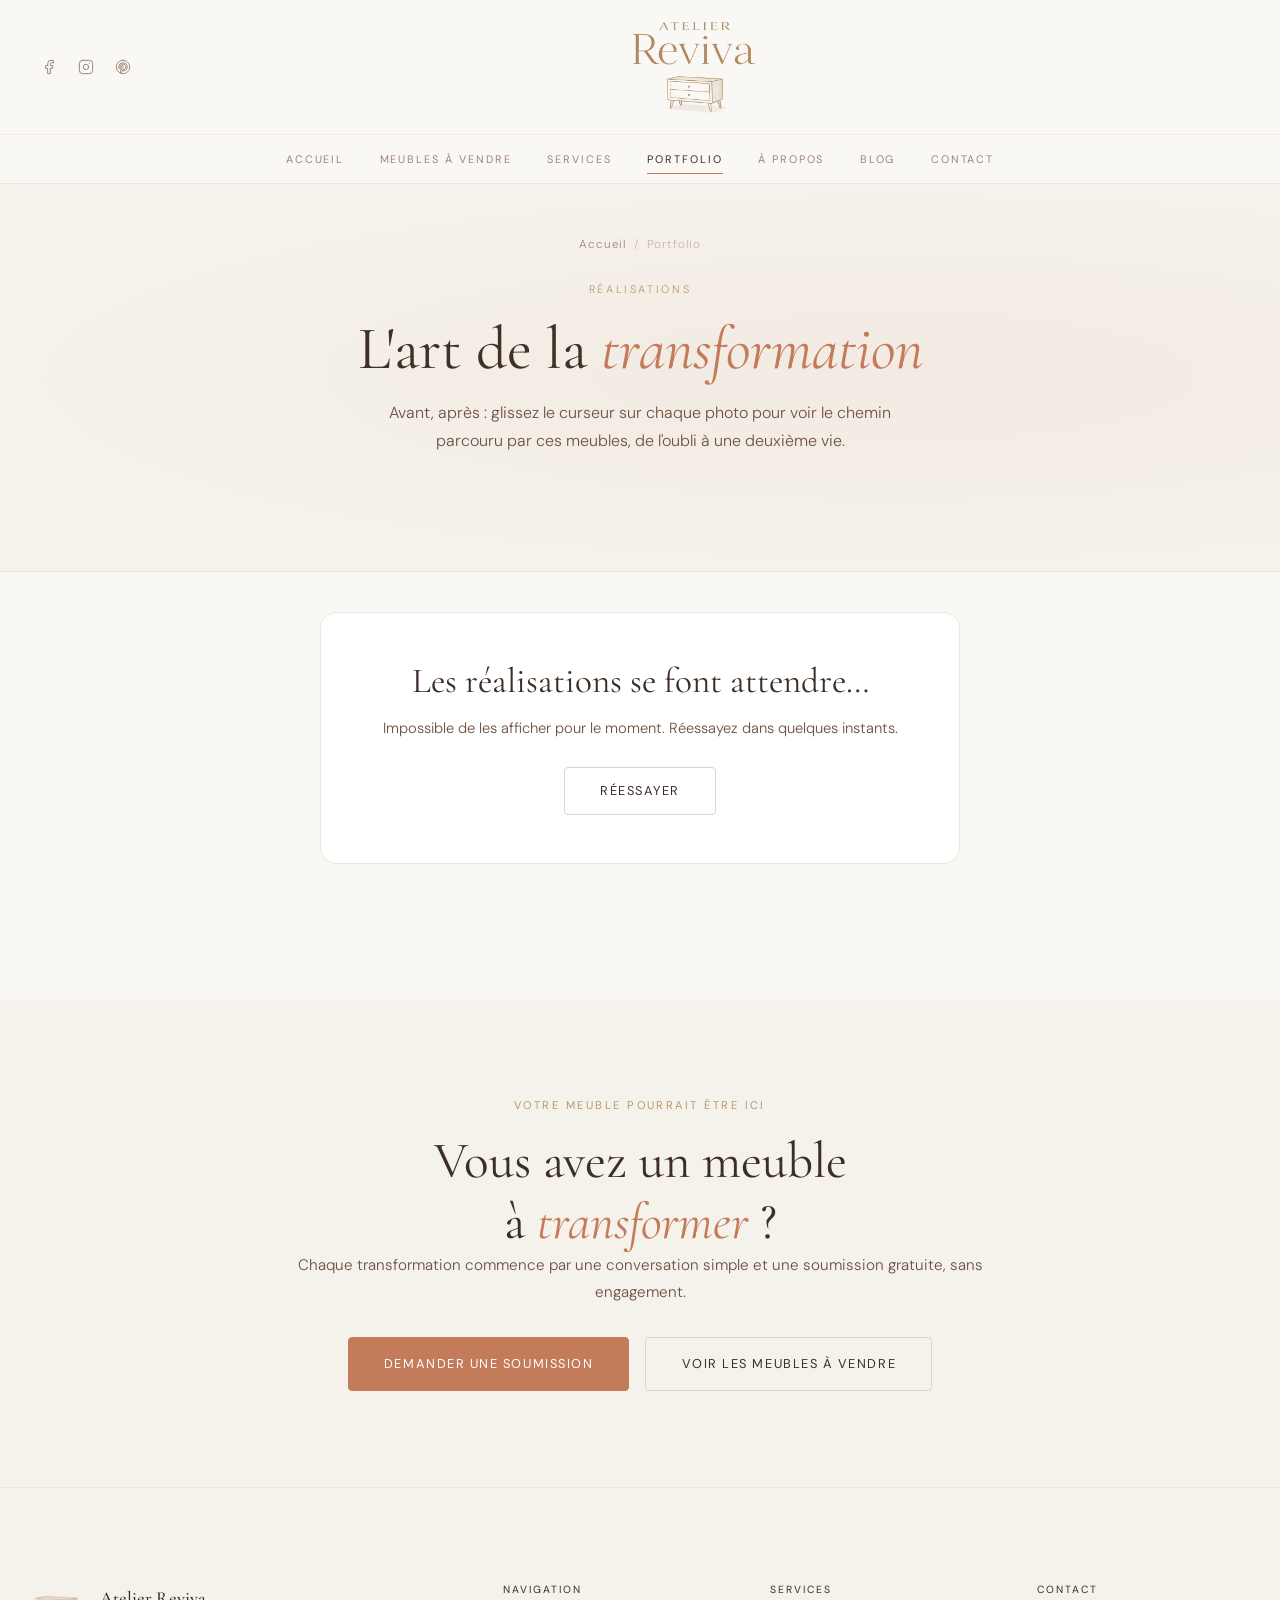
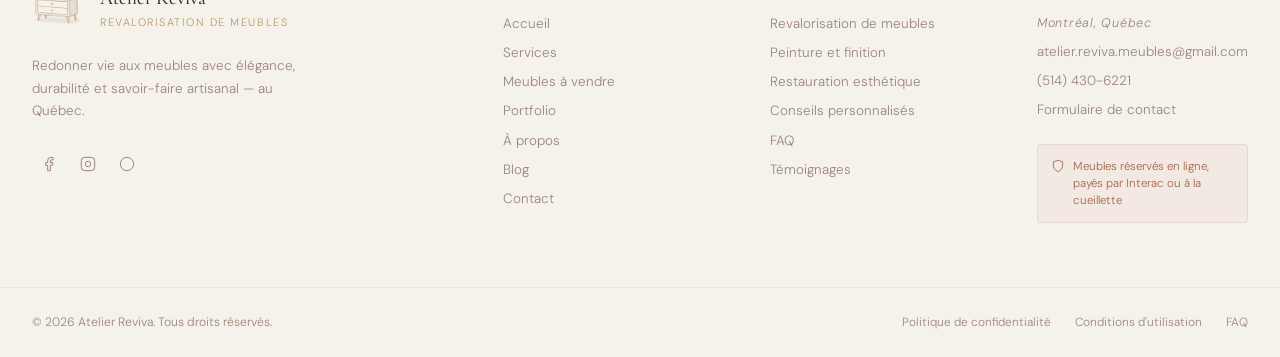
<file: code_sandbox_Atelier Raviva/portfolio.html>
<!DOCTYPE html>
<html lang="fr-CA">
<head>
  <meta charset="UTF-8" />
  <meta name="viewport" content="width=device-width, initial-scale=1.0" />
  <title>Portfolio – Atelier Reviva | Transformations de meubles Québec</title>
  <meta name="description" content="Avant / après : les transformations de meubles réalisées par Atelier Reviva. Commodes, buffets, tables et mobilier ancien revalorisés à la main." />
  <link rel="canonical" href="https://atelierreviva.ca/portfolio.html" />
  <link rel="preconnect" href="https://fonts.googleapis.com" />
  <link rel="preconnect" href="https://fonts.gstatic.com" crossorigin />
  <link href="https://fonts.googleapis.com/css2?family=Cormorant+Garamond:ital,wght@0,300;0,400;0,500;0,600;1,300;1,400;1,500&family=DM+Sans:wght@300;400;500&display=swap" rel="stylesheet" />
  <link rel="stylesheet" href="css/style.css?v=logo-20261128" />
  <link rel="stylesheet" href="css/pages.css" />
  <link rel="icon" type="image/png" sizes="32x32" href="assets/images/favicon-32.png" />
  <link rel="apple-touch-icon" href="assets/images/apple-touch-icon.png" />
</head>
<body>

  <!-- HEADER -->
  <header class="site-header" id="header">
    <div class="header-inner">
      <div class="header-social">
        <a href="#" aria-label="Facebook" class="social-link">
          <svg width="16" height="16" viewBox="0 0 24 24" fill="none" stroke="currentColor" stroke-width="1.5" stroke-linecap="round" stroke-linejoin="round"><path d="M18 2h-3a5 5 0 0 0-5 5v3H7v4h3v8h4v-8h3l1-4h-4V7a1 1 0 0 1 1-1h3z"/></svg>
        </a>
        <a href="#" aria-label="Instagram" class="social-link">
          <svg width="16" height="16" viewBox="0 0 24 24" fill="none" stroke="currentColor" stroke-width="1.5" stroke-linecap="round" stroke-linejoin="round"><rect x="2" y="2" width="20" height="20" rx="5" ry="5"/><path d="M16 11.37A4 4 0 1 1 12.63 8 4 4 0 0 1 16 11.37z"/><line x1="17.5" y1="6.5" x2="17.51" y2="6.5"/></svg>
        </a>
        <a href="#" aria-label="Pinterest" class="social-link">
          <svg width="16" height="16" viewBox="0 0 24 24" fill="none" stroke="currentColor" stroke-width="1.5" stroke-linecap="round" stroke-linejoin="round"><path d="M12 2C6.477 2 2 6.477 2 12c0 4.236 2.636 7.855 6.356 9.312-.088-.791-.167-2.005.035-2.868.181-.78 1.172-4.97 1.172-4.97s-.299-.598-.299-1.482c0-1.388.806-2.428 1.808-2.428.853 0 1.267.641 1.267 1.408 0 .858-.546 2.140-.828 3.33-.236.995.499 1.806 1.476 1.806 1.772 0 3.137-1.868 3.137-4.566 0-2.387-1.715-4.057-4.163-4.057-2.836 0-4.5 2.127-4.5 4.327 0 .857.33 1.775.742 2.277a.3.3 0 0 1 .069.285c-.076.312-.243.996-.276 1.134-.044.183-.145.222-.334.134-1.249-.581-2.03-2.407-2.03-3.874 0-3.154 2.292-6.052 6.608-6.052 3.469 0 6.165 2.473 6.165 5.776 0 3.447-2.173 6.22-5.19 6.22-1.013 0-1.966-.527-2.292-1.148l-.623 2.378c-.226.869-.835 1.958-1.244 2.621.937.29 1.931.446 2.962.446 5.522 0 10-4.477 10-10S17.522 2 12 2z"/></svg>
        </a>
      </div>
      <a href="index.html" class="header-logo" aria-label="Atelier Reviva — Accueil">
        <img class="logo-img" src="assets/images/logo-entete.png" alt="Atelier Reviva" width="451" height="341" />
      </a>
      <button class="menu-toggle" id="menuToggle" aria-label="Menu" aria-expanded="false">
        <span></span><span></span><span></span>
      </button>
    </div>
    <nav class="main-nav" id="mainNav" aria-label="Navigation principale">
      <ul class="nav-list">
        <li><a href="index.html" class="nav-link">Accueil</a></li>
        <li><a href="meubles.html" class="nav-link">Meubles à vendre</a></li>
        <li><a href="services.html" class="nav-link">Services</a></li>
        <li><a href="portfolio.html" class="nav-link active">Portfolio</a></li>
        <li><a href="apropos.html" class="nav-link">À propos</a></li>
        <li><a href="blog.html" class="nav-link">Blog</a></li>
        <li><a href="contact.html" class="nav-link">Contact</a></li>
      </ul>
    </nav>
  </header>

  <main>

    <!-- EN-TÊTE COMPACT -->
    <section class="page-hero page-hero--compact">
      <nav class="breadcrumb" aria-label="Fil d'Ariane">
        <a href="index.html">Accueil</a><span>/</span><span>Portfolio</span>
      </nav>
      <span class="page-hero-eyebrow">Réalisations</span>
      <h1>L'art de la <em>transformation</em></h1>
      <p>Avant, après : glissez le curseur sur chaque photo pour voir le chemin parcouru par ces meubles, de l'oubli à une deuxième vie.</p>
      <p class="shop-count" id="realCount" aria-live="polite"></p>
    </section>

    <section class="real-section">
      <div class="container">

        <!-- Projet à la une -->
        <article class="real-vedette" id="realVedette" hidden>
          <div class="real-vedette-media" id="realVedetteMedia"></div>
          <div class="real-vedette-texte">
            <p class="section-label">Projet à la une</p>
            <h2 class="real-vedette-titre" id="realVedetteTitre"></h2>
            <p class="real-tags" id="realVedetteTags"></p>
            <p class="real-vedette-desc" id="realVedetteDesc"></p>
            <button type="button" class="btn btn-outline" id="realVedetteBtn">Voir le projet</button>
          </div>
        </article>

        <!-- Aucune réalisation publiée -->
        <div class="shop-empty" id="realEmpty" hidden>
          <div class="shop-empty-mark" aria-hidden="true">✦</div>
          <h2 class="shop-empty-title">Premières réalisations <em>bientôt en ligne</em></h2>
          <p class="shop-empty-text">Nous rassemblons les photos avant et après de nos plus belles transformations. En attendant, parlez-nous du meuble qui mérite une deuxième vie.</p>
          <a href="services.html#soumission" class="btn btn-primary">Demander une soumission</a>
        </div>

        <!-- Erreur de chargement -->
        <div class="shop-empty shop-error" id="realError" hidden>
          <h2 class="shop-empty-title">Les réalisations se font attendre…</h2>
          <p class="shop-empty-text">Impossible de les afficher pour le moment. Réessayez dans quelques instants.</p>
          <button type="button" class="btn btn-outline" id="realRetry">Réessayer</button>
        </div>

        <!-- Grille des réalisations (remplie depuis l'onglet « Réalisations » du Google Sheets) -->
        <div class="real-grid" id="realGrid" aria-live="polite" aria-busy="true">
          <div class="real-card shop-card--skeleton" aria-hidden="true"><div class="shop-card-img"></div><div class="shop-card-body"><span></span><span></span></div></div>
          <div class="real-card shop-card--skeleton" aria-hidden="true"><div class="shop-card-img"></div><div class="shop-card-body"><span></span><span></span></div></div>
          <div class="real-card shop-card--skeleton" aria-hidden="true"><div class="shop-card-img"></div><div class="shop-card-body"><span></span><span></span></div></div>
        </div>
      </div>
    </section>

    <!-- CTA -->
    <section class="section-pad" style="background:var(--cream); text-align:center;">
      <div class="container-narrow">
        <p class="section-label">Votre meuble pourrait être ici</p>
        <h2 class="section-title">Vous avez un meuble<br>à <em>transformer</em> ?</h2>
        <p style="font-size:0.95rem; color:var(--brown-text); margin-bottom:2rem; line-height:1.75;">Chaque transformation commence par une conversation simple et une soumission gratuite, sans engagement.</p>
        <div style="display:flex; gap:1rem; justify-content:center; flex-wrap:wrap;">
          <a href="services.html#soumission" class="btn btn-primary">Demander une soumission</a>
          <a href="meubles.html" class="btn btn-outline">Voir les meubles à vendre</a>
        </div>
      </div>
    </section>

  </main>

  <!-- FICHE D'UNE RÉALISATION -->
  <dialog class="meuble-dialog" id="realDialog" aria-labelledby="rdTitre">
    <button type="button" class="meuble-dialog-close" id="rdFermer" aria-label="Fermer la fiche">×</button>
    <div class="meuble-dialog-grid">
      <div class="meuble-galerie">
        <div class="real-dialog-media" id="rdMedia"></div>
        <div class="meuble-galerie-thumbs" id="rdThumbs"></div>
      </div>
      <div class="meuble-infos">
        <p class="section-label" style="margin-bottom:0.6rem;">Réalisation</p>
        <h2 class="meuble-titre" id="rdTitre"></h2>
        <p class="real-tags" id="rdTags"></p>
        <p class="meuble-description" id="rdDescription"></p>
        <a href="services.html#soumission" class="btn btn-primary meuble-cta">Je veux le même pour mon meuble</a>
        <p class="meuble-cta-note">Soumission gratuite et sans engagement, réponse en 48 h ouvrables</p>
      </div>
    </div>
  </dialog>

  <!-- FOOTER -->
  <footer class="site-footer" role="contentinfo">
    <div class="footer-inner">
      <div class="footer-brand">
        <a href="index.html" class="footer-logo-link" aria-label="Atelier Reviva">
          <div class="footer-logo-mark"><img src="assets/images/logo-meuble.png" alt="" width="52" height="52" /></div>
          <div>
            <p class="footer-brand-name">Atelier Reviva</p>
            <p class="footer-brand-tag">Revalorisation de meubles</p>
          </div>
        </a>
        <p class="footer-tagline">Redonner vie aux meubles avec élégance, durabilité et savoir-faire artisanal — au Québec.</p>
        <div class="footer-social">
          <a href="#" aria-label="Facebook" class="social-link"><svg width="16" height="16" viewBox="0 0 24 24" fill="none" stroke="currentColor" stroke-width="1.5"><path d="M18 2h-3a5 5 0 0 0-5 5v3H7v4h3v8h4v-8h3l1-4h-4V7a1 1 0 0 1 1-1h3z"/></svg></a>
          <a href="#" aria-label="Instagram" class="social-link"><svg width="16" height="16" viewBox="0 0 24 24" fill="none" stroke="currentColor" stroke-width="1.5"><rect x="2" y="2" width="20" height="20" rx="5" ry="5"/><path d="M16 11.37A4 4 0 1 1 12.63 8 4 4 0 0 1 16 11.37z"/><line x1="17.5" y1="6.5" x2="17.51" y2="6.5"/></svg></a>
          <a href="#" aria-label="Pinterest" class="social-link"><svg width="16" height="16" viewBox="0 0 24 24" fill="none" stroke="currentColor" stroke-width="1.5"><circle cx="12" cy="12" r="10"/></svg></a>
        </div>
      </div>
      <div class="footer-links-col">
        <h4 class="footer-heading">Navigation</h4>
        <ul class="footer-links">
          <li><a href="index.html">Accueil</a></li>
          <li><a href="services.html">Services</a></li>
          <li><a href="meubles.html">Meubles à vendre</a></li>
          <li><a href="portfolio.html">Portfolio</a></li>
          
          <li><a href="apropos.html">À propos</a></li>
          <li><a href="blog.html">Blog</a></li>
          <li><a href="contact.html">Contact</a></li>
        </ul>
      </div>
      <div class="footer-links-col">
        <h4 class="footer-heading">Services</h4>
        <ul class="footer-links">
          <li><a href="services.html">Revalorisation de meubles</a></li>
          <li><a href="services.html">Peinture et finition</a></li>
          <li><a href="services.html">Restauration esthétique</a></li>
          <li><a href="services.html">Conseils personnalisés</a></li>
          <li><a href="faq.html">FAQ</a></li>
          <li><a href="temoignages.html">Témoignages</a></li>
        </ul>
      </div>
      <div class="footer-links-col">
        <h4 class="footer-heading">Contact</h4>
        <ul class="footer-links footer-contact">
          <li>Montréal, Québec</li>
          <li><a href="mailto:atelier.reviva.meubles@gmail.com">atelier.reviva.meubles@gmail.com</a></li>
          <li><a href="tel:+15144306221">(514) 430-6221</a></li>
          <li><a href="contact.html">Formulaire de contact</a></li>
        </ul>
        <div class="footer-shopify" role="note">
          <svg width="14" height="14" viewBox="0 0 24 24" fill="none" stroke="currentColor" stroke-width="1.5" aria-hidden="true"><path d="M12 22s8-4 8-10V5l-8-3-8 3v7c0 6 8 10 8 10z"/></svg>
          <span>Meubles réservés en ligne, payés par Interac ou à la cueillette</span>
        </div>
      </div>
    </div>
    <div class="footer-bottom">
      <p>© 2026 Atelier Reviva. Tous droits réservés.</p>
      <div class="footer-legal">
        <a href="confidentialite.html">Politique de confidentialité</a>
        <a href="conditions.html">Conditions d'utilisation</a>
        <a href="faq.html">FAQ</a>
      </div>
    </div>
  </footer>

  <script src="js/main.js"></script>
  <script src="js/realisations.js"></script>
</body>
</html>
</file>
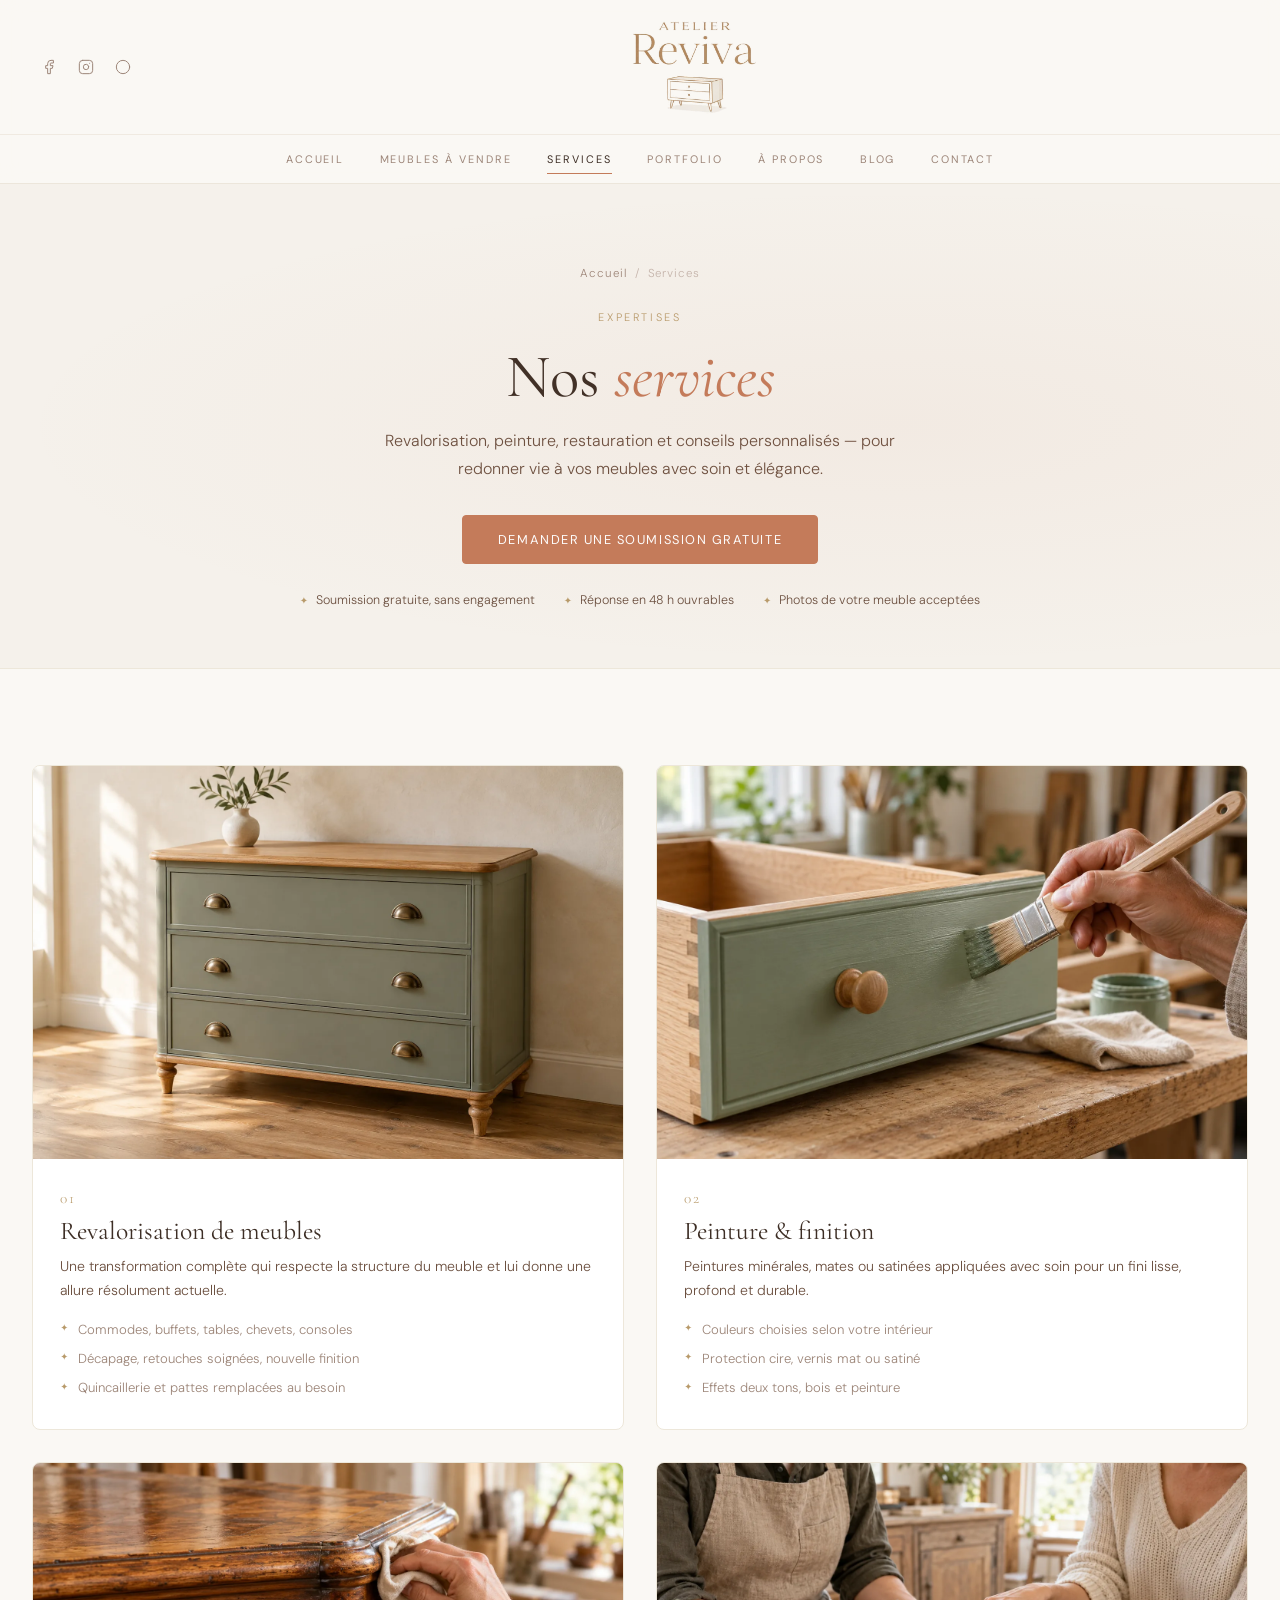
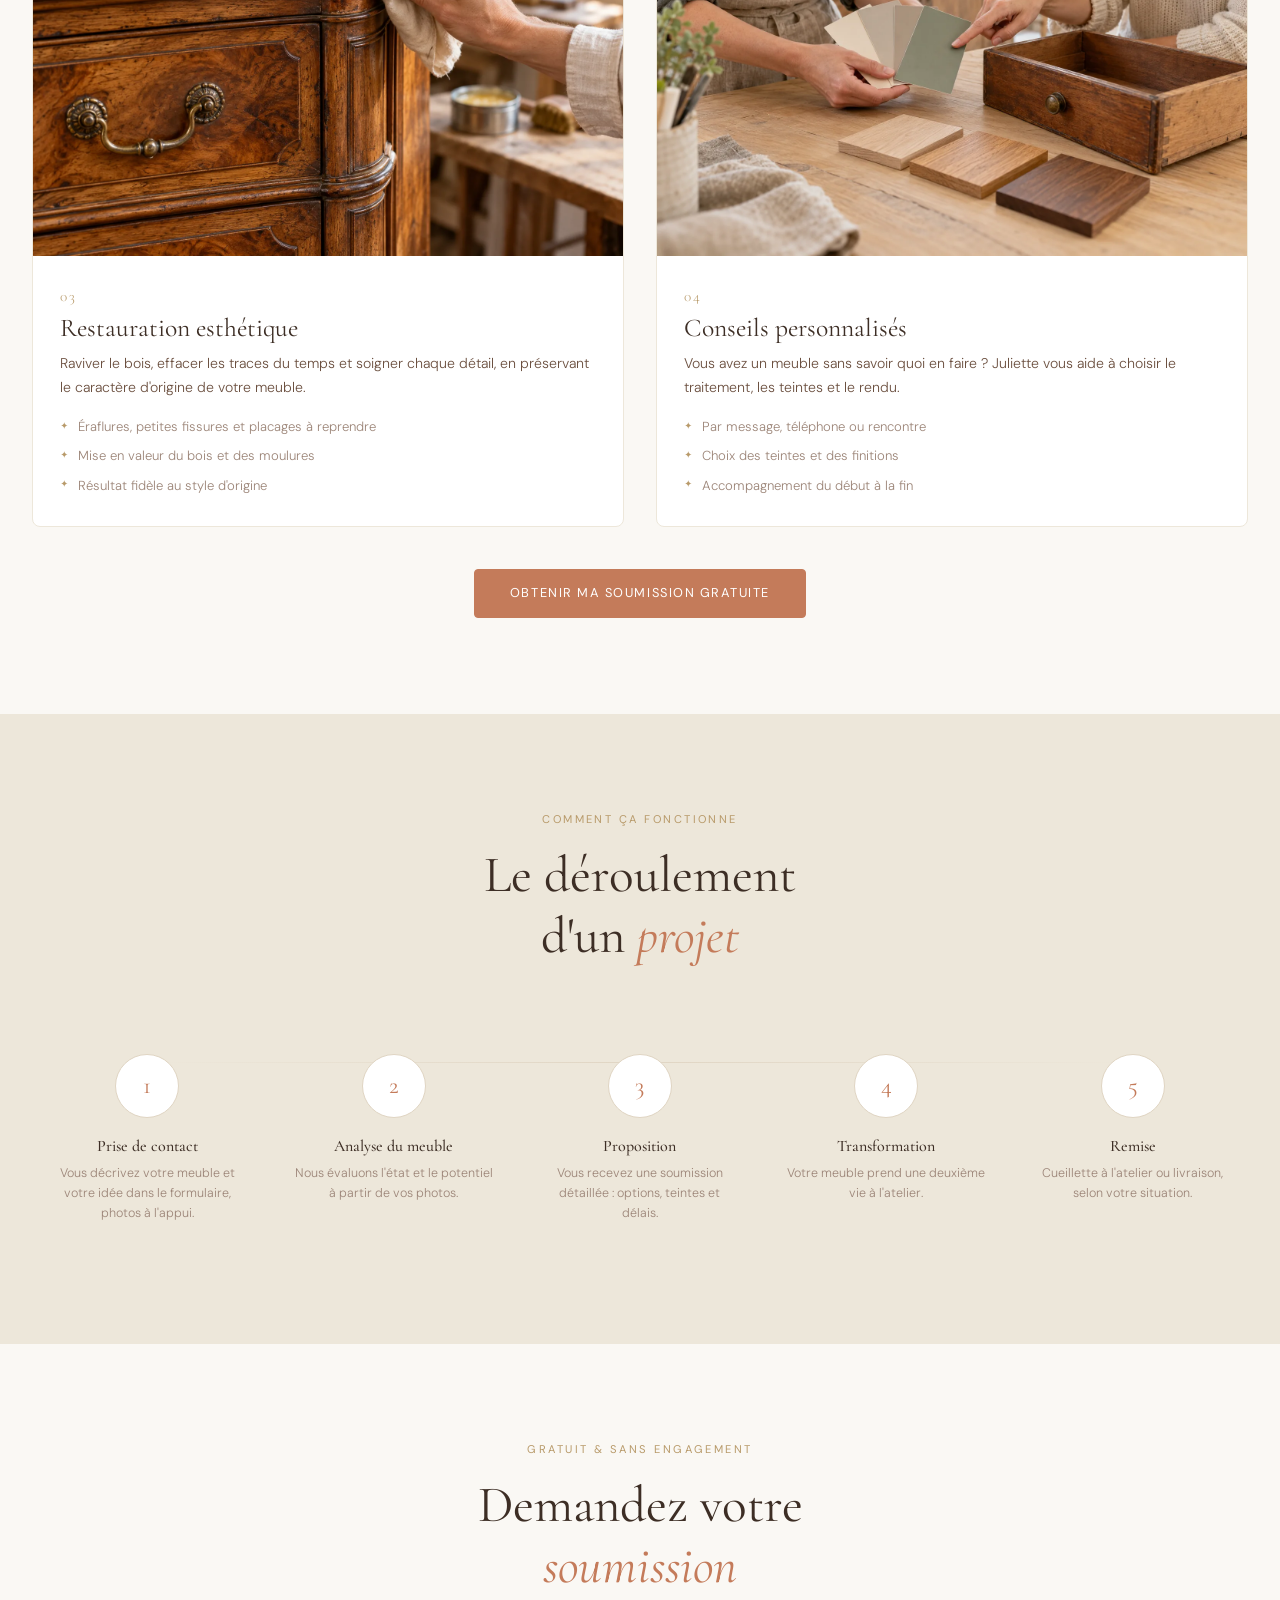
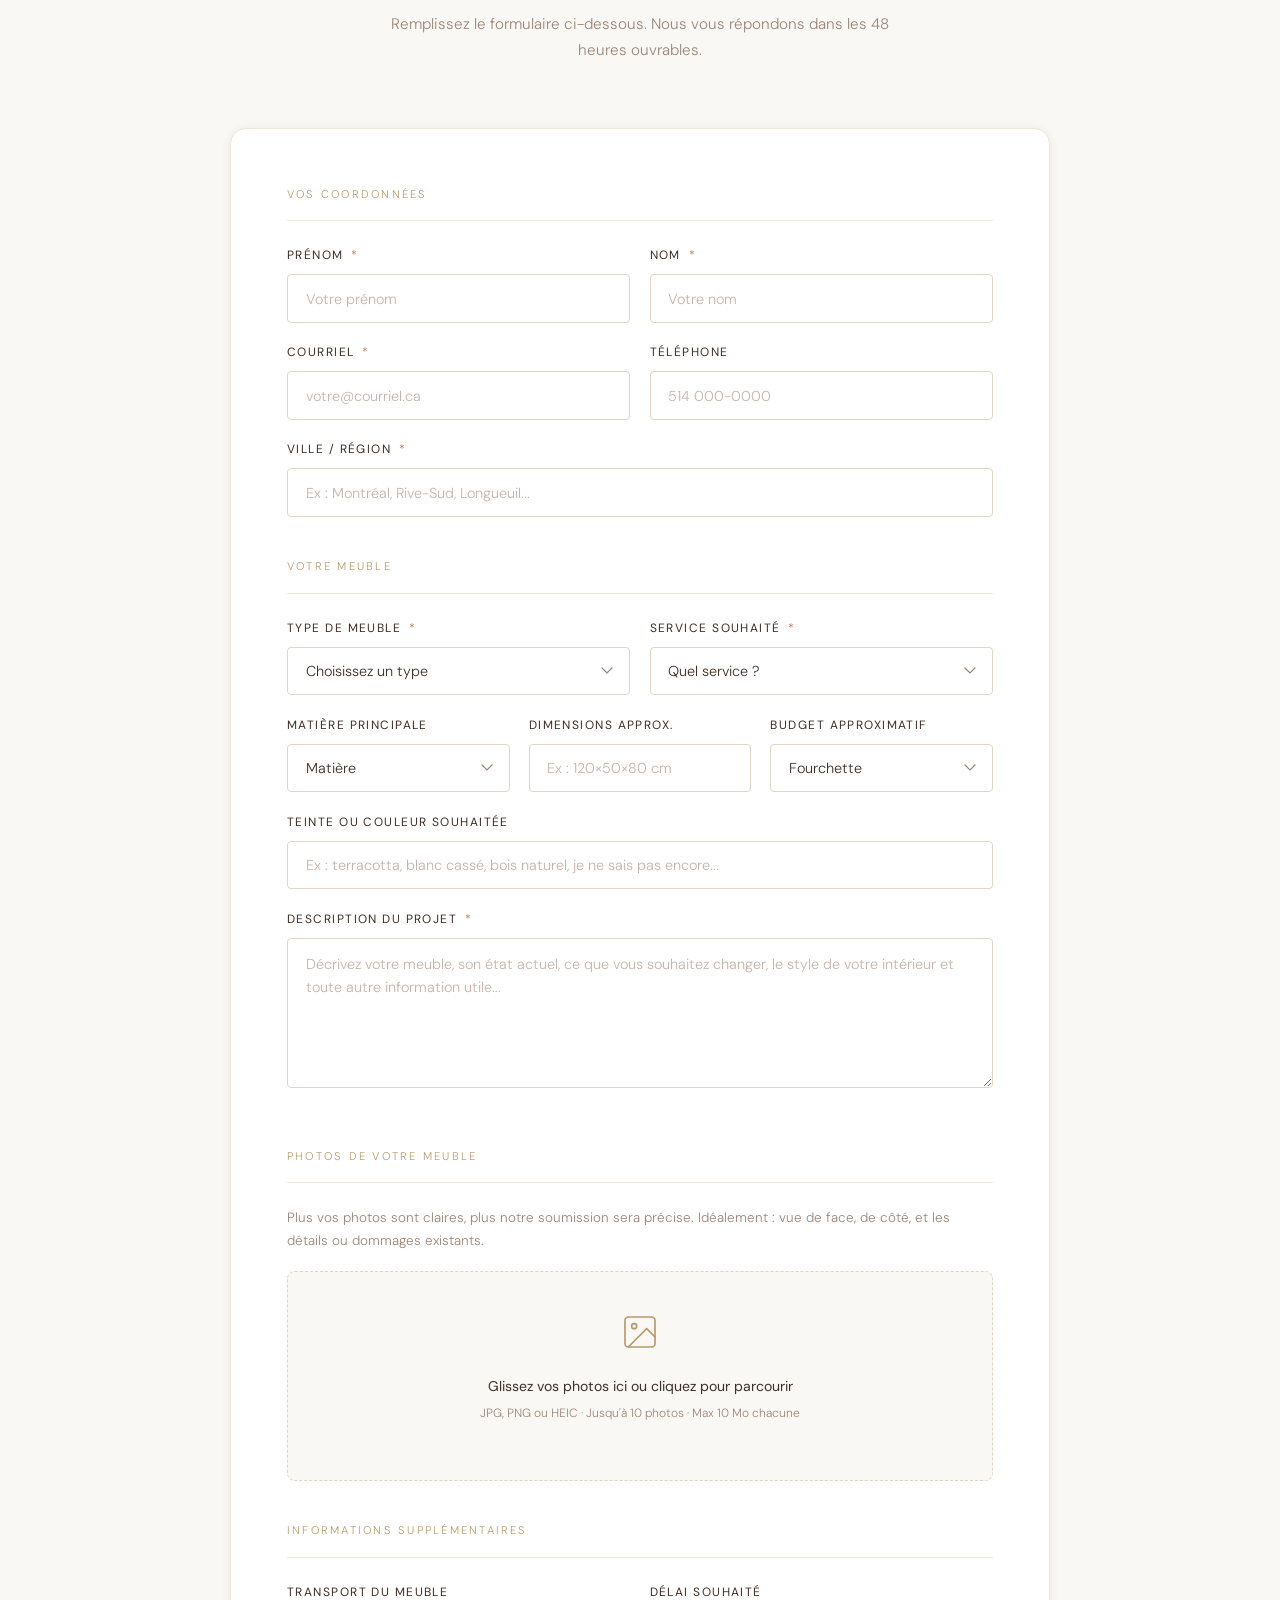
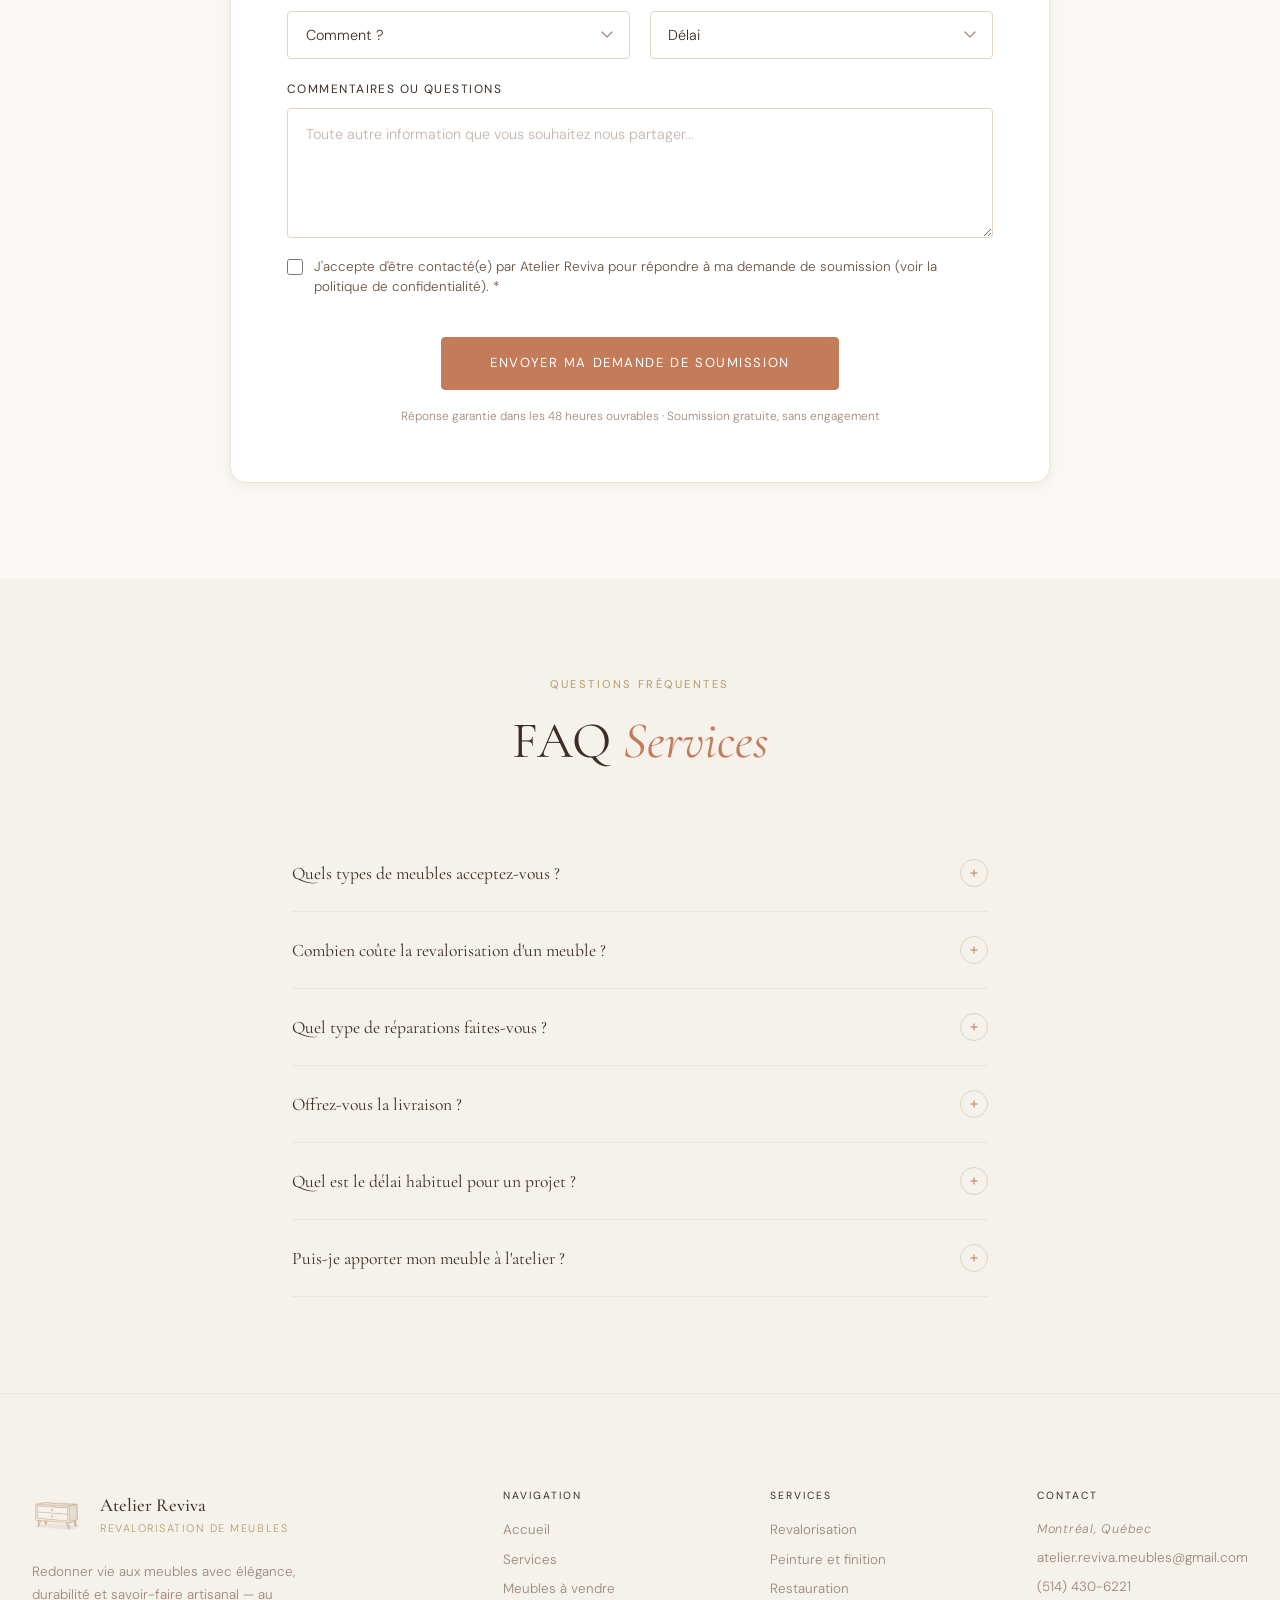
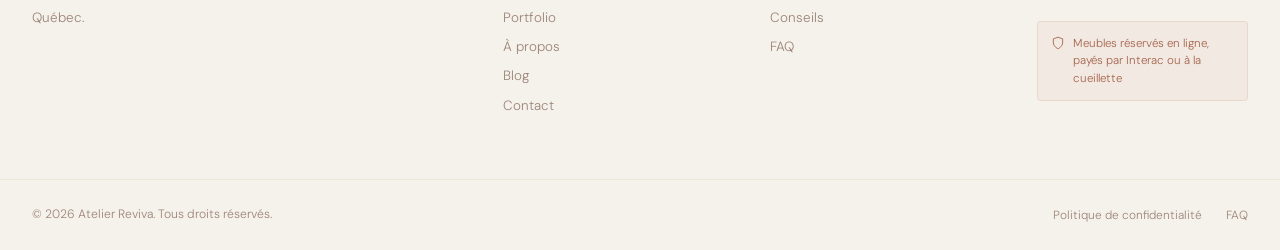
<file: code_sandbox_Atelier Raviva/services.html>
<!DOCTYPE html>
<html lang="fr-CA">
<head>
  <meta charset="UTF-8" />
  <meta name="viewport" content="width=device-width, initial-scale=1.0" />
  <title>Services – Atelier Reviva | Revalorisation &amp; Restauration de meubles Québec</title>
  <meta name="description" content="Revalorisation, peinture, restauration et conseils pour vos meubles. Soumission gratuite en 48 h avec photos, par Atelier Reviva." />
  <link rel="canonical" href="https://atelierreviva.ca/services.html" />
  <link rel="preconnect" href="https://fonts.googleapis.com" />
  <link rel="preconnect" href="https://fonts.gstatic.com" crossorigin />
  <link href="https://fonts.googleapis.com/css2?family=Cormorant+Garamond:ital,wght@0,300;0,400;0,500;0,600;1,300;1,400;1,500&family=DM+Sans:wght@300;400;500&display=swap" rel="stylesheet" />
  <link rel="stylesheet" href="css/style.css?v=logo-20261128" />
  <link rel="stylesheet" href="css/pages.css?v=services-photos-20261029" />
  <link rel="icon" type="image/png" sizes="32x32" href="assets/images/favicon-32.png" />
  <link rel="apple-touch-icon" href="assets/images/apple-touch-icon.png" />
</head>
<body>

  <!-- HEADER -->
  <header class="site-header" id="header">
    <div class="header-inner">
      <div class="header-social">
        <a href="#" aria-label="Facebook" class="social-link"><svg width="16" height="16" viewBox="0 0 24 24" fill="none" stroke="currentColor" stroke-width="1.5" stroke-linecap="round" stroke-linejoin="round"><path d="M18 2h-3a5 5 0 0 0-5 5v3H7v4h3v8h4v-8h3l1-4h-4V7a1 1 0 0 1 1-1h3z"/></svg></a>
        <a href="#" aria-label="Instagram" class="social-link"><svg width="16" height="16" viewBox="0 0 24 24" fill="none" stroke="currentColor" stroke-width="1.5" stroke-linecap="round" stroke-linejoin="round"><rect x="2" y="2" width="20" height="20" rx="5" ry="5"/><path d="M16 11.37A4 4 0 1 1 12.63 8 4 4 0 0 1 16 11.37z"/><line x1="17.5" y1="6.5" x2="17.51" y2="6.5"/></svg></a>
        <a href="#" aria-label="Pinterest" class="social-link"><svg width="16" height="16" viewBox="0 0 24 24" fill="none" stroke="currentColor" stroke-width="1.5" stroke-linecap="round" stroke-linejoin="round"><circle cx="12" cy="12" r="10"/></svg></a>
      </div>
      <a href="index.html" class="header-logo" aria-label="Atelier Reviva — Accueil">
        <img class="logo-img" src="assets/images/logo-entete.png" alt="Atelier Reviva" width="451" height="341" />
      </a>
      <button class="menu-toggle" id="menuToggle" aria-label="Menu" aria-expanded="false"><span></span><span></span><span></span></button>
    </div>
    <nav class="main-nav" id="mainNav" aria-label="Navigation principale">
      <ul class="nav-list">
        <li><a href="index.html" class="nav-link">Accueil</a></li>
        <li><a href="meubles.html" class="nav-link">Meubles à vendre</a></li>
        <li><a href="services.html" class="nav-link active">Services</a></li>
        <li><a href="portfolio.html" class="nav-link">Portfolio</a></li>
        <li><a href="apropos.html" class="nav-link">À propos</a></li>
        <li><a href="blog.html" class="nav-link">Blog</a></li>
        <li><a href="contact.html" class="nav-link">Contact</a></li>
      </ul>
    </nav>
  </header>

  <main>

    <!-- HERO PAGE -->
    <section class="page-hero">
      <nav class="breadcrumb" aria-label="Fil d'Ariane"><a href="index.html">Accueil</a><span>/</span><span>Services</span></nav>
      <span class="page-hero-eyebrow">Expertises</span>
      <h1>Nos <em>services</em></h1>
      <p>Revalorisation, peinture, restauration et conseils personnalisés — pour redonner vie à vos meubles avec soin et élégance.</p>
      <a href="#soumission" class="btn btn-primary btn-wrap">Demander une soumission gratuite</a>
      <ul class="srv-trust" aria-label="Nos engagements">
        <li>Soumission gratuite, sans engagement</li>
        <li>Réponse en 48 h ouvrables</li>
        <li>Photos de votre meuble acceptées</li>
      </ul>
    </section>

    <!-- SERVICES -->
    <section class="section-pad srv-section">
      <div class="container">
        <div class="srv-grid">
          <article class="srv-card">
            <div class="srv-media">
              <img src="assets/images/service-revalorisation-meubles.webp" alt="Commode revalorisée en vert sauge avec plateau en bois naturel" width="1536" height="1024" decoding="async" />
            </div>
            <div class="srv-body">
              <span class="srv-num">01</span>
              <h2 class="srv-title">Revalorisation de meubles</h2>
              <p class="srv-desc">Une transformation complète qui respecte la structure du meuble et lui donne une allure résolument actuelle.</p>
              <ul class="srv-points"><li>Commodes, buffets, tables, chevets, consoles</li><li>Décapage, retouches soignées, nouvelle finition</li><li>Quincaillerie et pattes remplacées au besoin</li></ul>
            </div>
          </article>
          <article class="srv-card">
            <div class="srv-media">
              <img src="assets/images/service-peinture-finition.webp" alt="Application de peinture vert sauge au pinceau sur un tiroir" width="1536" height="1024" decoding="async" />
            </div>
            <div class="srv-body">
              <span class="srv-num">02</span>
              <h2 class="srv-title">Peinture & finition</h2>
              <p class="srv-desc">Peintures minérales, mates ou satinées appliquées avec soin pour un fini lisse, profond et durable.</p>
              <ul class="srv-points"><li>Couleurs choisies selon votre intérieur</li><li>Protection cire, vernis mat ou satiné</li><li>Effets deux tons, bois et peinture</li></ul>
            </div>
          </article>
          <article class="srv-card">
            <div class="srv-media">
              <img src="assets/images/service-restauration-esthetique.webp" alt="Ravivage des moulures en bois d’un meuble ancien" width="1536" height="1024" loading="lazy" decoding="async" />
            </div>
            <div class="srv-body">
              <span class="srv-num">03</span>
              <h2 class="srv-title">Restauration esthétique</h2>
              <p class="srv-desc">Raviver le bois, effacer les traces du temps et soigner chaque détail, en préservant le caractère d'origine de votre meuble.</p>
              <ul class="srv-points"><li>Éraflures, petites fissures et placages à reprendre</li><li>Mise en valeur du bois et des moulures</li><li>Résultat fidèle au style d'origine</li></ul>
            </div>
          </article>
          <article class="srv-card">
            <div class="srv-media">
              <img src="assets/images/service-conseils-personnalises.webp" alt="Choix de teintes et de finitions avec des nuanciers et des échantillons de bois" width="1536" height="1024" loading="lazy" decoding="async" />
            </div>
            <div class="srv-body">
              <span class="srv-num">04</span>
              <h2 class="srv-title">Conseils personnalisés</h2>
              <p class="srv-desc">Vous avez un meuble sans savoir quoi en faire ? Juliette vous aide à choisir le traitement, les teintes et le rendu.</p>
              <ul class="srv-points"><li>Par message, téléphone ou rencontre</li><li>Choix des teintes et des finitions</li><li>Accompagnement du début à la fin</li></ul>
            </div>
          </article>
        </div>
        <div class="srv-cta">
          <a href="#soumission" class="btn btn-primary btn-wrap">Obtenir ma soumission gratuite</a>
        </div>
      </div>
    </section>

    <!-- QUELQUES TRANSFORMATIONS (réalisations publiées dans le Google Sheets) -->
    <section class="section-pad srv-transfo" id="transformations" hidden>
      <div class="container">
        <div class="section-header">
          <p class="section-label">Avant / après</p>
          <h2 class="section-title">Quelques <em>transformations</em></h2>
          <p class="section-intro">Glissez le curseur pour voir le chemin parcouru.</p>
        </div>
        <div class="srv-transfo-grid" id="transfoGrid"></div>
        <div class="srv-cta"><a href="portfolio.html" class="btn btn-outline">Voir toutes nos réalisations</a></div>
      </div>
    </section>

    <!-- PROCESSUS -->
    <section class="section-pad" style="background:var(--sand-light);">
      <div class="container">
        <div class="section-header">
          <p class="section-label">Comment ça fonctionne</p>
          <h2 class="section-title">Le déroulement<br>d'un <em>projet</em></h2>
        </div>
        <div class="process-steps">
          <div class="process-step">
            <div class="process-step-num">1</div>
            <h3 class="process-step-title">Prise de contact</h3>
            <p class="process-step-desc">Vous décrivez votre meuble et votre idée dans le formulaire, photos à l'appui.</p>
          </div>
          <div class="process-step">
            <div class="process-step-num">2</div>
            <h3 class="process-step-title">Analyse du meuble</h3>
            <p class="process-step-desc">Nous évaluons l'état et le potentiel à partir de vos photos.</p>
          </div>
          <div class="process-step">
            <div class="process-step-num">3</div>
            <h3 class="process-step-title">Proposition</h3>
            <p class="process-step-desc">Vous recevez une soumission détaillée : options, teintes et délais.</p>
          </div>
          <div class="process-step">
            <div class="process-step-num">4</div>
            <h3 class="process-step-title">Transformation</h3>
            <p class="process-step-desc">Votre meuble prend une deuxième vie à l'atelier.</p>
          </div>
          <div class="process-step">
            <div class="process-step-num">5</div>
            <h3 class="process-step-title">Remise</h3>
            <p class="process-step-desc">Cueillette à l'atelier ou livraison, selon votre situation.</p>
          </div>
        </div>
      </div>
    </section>

    <!-- ═══════════════════════════════════════════════
         FORMULAIRE DE SOUMISSION — Section principale
    ═══════════════════════════════════════════════ -->
    <section class="section-pad" id="soumission" style="background:var(--ivory);">
      <div class="container">
        <div class="section-header">
          <p class="section-label">Gratuit &amp; sans engagement</p>
          <h2 class="section-title">Demandez votre<br><em>soumission</em></h2>
          <p class="section-intro">Remplissez le formulaire ci-dessous. Nous vous répondons dans les 48 heures ouvrables.</p>
        </div>

        <div style="max-width:820px; margin:0 auto; background:var(--white); border:1px solid var(--sand-light); border-radius:var(--radius-lg); padding:3.5rem; box-shadow:var(--shadow-sm);">

          <!-- Message succès (caché par défaut) -->
          <div class="form-success" id="formSuccess">
            <div class="form-success-icon">✦</div>
            <h3>Votre demande a été envoyée</h3>
            <p>Merci ! Nous vous répondrons dans les 48 heures ouvrables avec votre soumission personnalisée.</p>
          </div>

          <form id="soumissionForm" action="https://formspree.io/f/mpppznoe" method="POST" enctype="multipart/form-data" novalidate>
            <input type="hidden" name="_subject" value="Nouvelle demande de soumission — Atelier Reviva" />
            <input type="text" name="_gotcha" tabindex="-1" autocomplete="off" aria-hidden="true" style="display:none;" />

            <!-- Coordonnées -->
            <fieldset style="border:none; margin-bottom:2.5rem;">
              <legend style="font-size:0.7rem; letter-spacing:0.2em; text-transform:uppercase; color:var(--gold); padding-bottom:1rem; display:block; width:100%; border-bottom:1px solid var(--sand-light); margin-bottom:1.5rem;">Vos coordonnées</legend>
              <div class="form-grid-2" style="margin-bottom:1.2rem;">
                <div class="form-group">
                  <label class="form-label" for="prenom">Prénom <span class="required">*</span></label>
                  <input type="text" id="prenom" name="prenom" class="form-input" placeholder="Votre prénom" required />
                </div>
                <div class="form-group">
                  <label class="form-label" for="nom">Nom <span class="required">*</span></label>
                  <input type="text" id="nom" name="nom" class="form-input" placeholder="Votre nom" required />
                </div>
              </div>
              <div class="form-grid-2" style="margin-bottom:1.2rem;">
                <div class="form-group">
                  <label class="form-label" for="email">Courriel <span class="required">*</span></label>
                  <input type="email" id="email" name="email" class="form-input" placeholder="votre@courriel.ca" required />
                </div>
                <div class="form-group">
                  <label class="form-label" for="telephone">Téléphone</label>
                  <input type="tel" id="telephone" name="telephone" class="form-input" placeholder="514 000-0000" />
                </div>
              </div>
              <div class="form-group">
                <label class="form-label" for="ville">Ville / Région <span class="required">*</span></label>
                <input type="text" id="ville" name="ville" class="form-input" placeholder="Ex : Montréal, Rive-Sud, Longueuil..." required />
              </div>
            </fieldset>

            <!-- Détails du projet -->
            <fieldset style="border:none; margin-bottom:2.5rem;">
              <legend style="font-size:0.7rem; letter-spacing:0.2em; text-transform:uppercase; color:var(--gold); padding-bottom:1rem; display:block; width:100%; border-bottom:1px solid var(--sand-light); margin-bottom:1.5rem;">Votre meuble</legend>
              <div class="form-grid-2" style="margin-bottom:1.2rem;">
                <div class="form-group">
                  <label class="form-label" for="typeMeuble">Type de meuble <span class="required">*</span></label>
                  <select id="typeMeuble" name="typeMeuble" class="form-select" required>
                    <option value="" disabled selected>Choisissez un type</option>
                    <option>Commode</option>
                    <option>Buffet</option>
                    <option>Table</option>
                    <option>Chevet / table de nuit</option>
                    <option>Chaise / fauteuil</option>
                    <option>Bibliothèque</option>
                    <option>Armoire / penderie</option>
                    <option>Meuble TV</option>
                    <option>Bureau</option>
                    <option>Autre</option>
                  </select>
                </div>
                <div class="form-group">
                  <label class="form-label" for="typeService">Service souhaité <span class="required">*</span></label>
                  <select id="typeService" name="typeService" class="form-select" required>
                    <option value="" disabled selected>Quel service ?</option>
                    <option>Revalorisation complète</option>
                    <option>Peinture et finition</option>
                    <option>Restauration esthétique</option>
                    <option>Conseils personnalisés</option>
                    <option>Je ne suis pas sûr(e)</option>
                  </select>
                </div>
              </div>
              <div class="form-grid-3" style="margin-bottom:1.2rem;">
                <div class="form-group">
                  <label class="form-label" for="matiere">Matière principale</label>
                  <select id="matiere" name="matiere" class="form-select">
                    <option value="" disabled selected>Matière</option>
                    <option>Bois massif</option>
                    <option>Contreplaqué / MDF</option>
                    <option>Bois peint</option>
                    <option>Bois verni</option>
                    <option>Mélaminé</option>
                    <option>Je ne sais pas</option>
                  </select>
                </div>
                <div class="form-group">
                  <label class="form-label" for="dimensions">Dimensions approx.</label>
                  <input type="text" id="dimensions" name="dimensions" class="form-input" placeholder="Ex : 120×50×80 cm" />
                </div>
                <div class="form-group">
                  <label class="form-label" for="budget">Budget approximatif</label>
                  <select id="budget" name="budget" class="form-select">
                    <option value="" disabled selected>Fourchette</option>
                    <option>Moins de 200 $</option>
                    <option>200 $ – 400 $</option>
                    <option>400 $ – 700 $</option>
                    <option>700 $ – 1 000 $</option>
                    <option>Plus de 1 000 $</option>
                    <option>Je n'ai pas de budget défini</option>
                  </select>
                </div>
              </div>
              <div class="form-group" style="margin-bottom:1.2rem;">
                <label class="form-label" for="teinte">Teinte ou couleur souhaitée</label>
                <input type="text" id="teinte" name="teinte" class="form-input" placeholder="Ex : terracotta, blanc cassé, bois naturel, je ne sais pas encore..." />
              </div>
              <div class="form-group" style="margin-bottom:1.2rem;">
                <label class="form-label" for="description">Description du projet <span class="required">*</span></label>
                <textarea id="description" name="description" class="form-textarea" rows="5" placeholder="Décrivez votre meuble, son état actuel, ce que vous souhaitez changer, le style de votre intérieur et toute autre information utile..." required style="min-height:150px;"></textarea>
              </div>
            </fieldset>

            <!-- Upload photos -->
            <fieldset style="border:none; margin-bottom:2.5rem;">
              <legend style="font-size:0.7rem; letter-spacing:0.2em; text-transform:uppercase; color:var(--gold); padding-bottom:1rem; display:block; width:100%; border-bottom:1px solid var(--sand-light); margin-bottom:1.5rem;">Photos de votre meuble</legend>
              <p style="font-size:0.84rem; color:var(--text-muted); margin-bottom:1.2rem; line-height:1.65;">Plus vos photos sont claires, plus notre soumission sera précise. Idéalement : vue de face, de côté, et les détails ou dommages existants.</p>
              <div class="form-upload" id="uploadZone">
                <input type="file" id="photos" name="photos" accept="image/*" multiple aria-label="Ajouter des photos de votre meuble" />
                <div class="form-upload-icon">
                  <svg width="40" height="40" viewBox="0 0 24 24" fill="none" stroke="currentColor" stroke-width="1" stroke-linecap="round" stroke-linejoin="round" style="color:var(--gold);"><rect x="3" y="3" width="18" height="18" rx="2" ry="2"/><circle cx="8.5" cy="8.5" r="1.5"/><polyline points="21 15 16 10 5 21"/></svg>
                </div>
                <p class="form-upload-title">Glissez vos photos ici ou cliquez pour parcourir</p>
                <p class="form-upload-hint">JPG, PNG ou HEIC · Jusqu'à 10 photos · Max 10 Mo chacune</p>
                <div class="form-upload-preview" id="photoPreview"></div>
              </div>
            </fieldset>

            <!-- Infos supplémentaires -->
            <fieldset style="border:none; margin-bottom:2.5rem;">
              <legend style="font-size:0.7rem; letter-spacing:0.2em; text-transform:uppercase; color:var(--gold); padding-bottom:1rem; display:block; width:100%; border-bottom:1px solid var(--sand-light); margin-bottom:1.5rem;">Informations supplémentaires</legend>
              <div class="form-grid-2" style="margin-bottom:1.2rem;">
                <div class="form-group">
                  <label class="form-label" for="livraison">Transport du meuble</label>
                  <select id="livraison" name="livraison" class="form-select">
                    <option value="" disabled selected>Comment ?</option>
                    <option>Je l'apporte moi-même</option>
                    <option>Je souhaite une collecte</option>
                    <option>Je souhaite une livraison après</option>
                    <option>À discuter</option>
                  </select>
                </div>
                <div class="form-group">
                  <label class="form-label" for="delai">Délai souhaité</label>
                  <select id="delai" name="delai" class="form-select">
                    <option value="" disabled selected>Délai</option>
                    <option>Urgent (moins de 2 semaines)</option>
                    <option>Dans le mois</option>
                    <option>Pas de presse (1–3 mois)</option>
                    <option>Flexible</option>
                  </select>
                </div>
              </div>
              <div class="form-group" style="margin-bottom:1.2rem;">
                <label class="form-label" for="commentaires">Commentaires ou questions</label>
                <textarea id="commentaires" name="commentaires" class="form-textarea" rows="3" placeholder="Toute autre information que vous souhaitez nous partager..."></textarea>
              </div>
              <label class="form-check">
                <input type="checkbox" name="consentement" required />
                <span class="form-check-label">J'accepte d'être contacté(e) par Atelier Reviva pour répondre à ma demande de soumission (voir la <a href="confidentialite.html" target="_blank">politique de confidentialité</a>). <span class="required">*</span></span>
              </label>
            </fieldset>

            <div style="text-align:center;">
              <p class="form-alert" id="formError" role="alert" hidden></p>
              <button type="submit" id="soumissionSubmit" class="btn btn-primary btn-wrap srv-submit">
                Envoyer ma demande de soumission
              </button>
              <p style="font-size:0.74rem; color:var(--text-muted); margin-top:1rem;">Réponse garantie dans les 48 heures ouvrables · Soumission gratuite, sans engagement</p>
            </div>

          </form>
        </div>
      </div>
    </section>

    <!-- FAQ SERVICES -->
    <section class="section-pad" style="background:var(--cream);">
      <div class="container" style="max-width:760px;">
        <div class="section-header">
          <p class="section-label">Questions fréquentes</p>
          <h2 class="section-title">FAQ <em>Services</em></h2>
        </div>
        <div class="faq-list">
          <div class="faq-item">
            <button class="faq-question" aria-expanded="false">Quels types de meubles acceptez-vous ?<span class="faq-icon"><svg width="12" height="12" viewBox="0 0 24 24" fill="none" stroke="currentColor" stroke-width="2"><line x1="12" y1="5" x2="12" y2="19"/><line x1="5" y1="12" x2="19" y2="12"/></svg></span></button>
            <div class="faq-answer"><div class="faq-answer-inner">Nous acceptons la plupart des meubles en bois : commodes, buffets, tables, chevets, chaises, bibliothèques, armoires. Les pièces en MDF ou contreplaqué sont évaluées au cas par cas selon leur état.</div></div>
          </div>
          <div class="faq-item">
            <button class="faq-question" aria-expanded="false">Combien coûte la revalorisation d'un meuble ?<span class="faq-icon"><svg width="12" height="12" viewBox="0 0 24 24" fill="none" stroke="currentColor" stroke-width="2"><line x1="12" y1="5" x2="12" y2="19"/><line x1="5" y1="12" x2="19" y2="12"/></svg></span></button>
            <div class="faq-answer"><div class="faq-answer-inner">Chaque meuble est différent : le prix dépend de sa taille, de son état, des retouches nécessaires et de la finition choisie. Envoyez quelques photos avec le formulaire : vous recevrez une soumission détaillée et gratuite en 48 heures ouvrables, sans aucune obligation.</div></div>
          </div>
          <div class="faq-item">
            <button class="faq-question" aria-expanded="false">Quel type de réparations faites-vous ?<span class="faq-icon"><svg width="12" height="12" viewBox="0 0 24 24" fill="none" stroke="currentColor" stroke-width="2"><line x1="12" y1="5" x2="12" y2="19"/><line x1="5" y1="12" x2="19" y2="12"/></svg></span></button>
            <div class="faq-answer"><div class="faq-answer-inner">Notre spécialité, c'est l'art de la finition. Nous redonnons vie aux meubles dont la structure est encore saine : éraflures, petites fissures, placage à reprendre, tiroir ou patte à consolider, quincaillerie à remplacer. Chaque détail est soigné avant de passer à la teinte ou à la peinture, et c'est là que la transformation opère. Si votre meuble demande une reconstruction importante, nous vous le dirons franchement dès la soumission et vous orienterons vers le bon spécialiste.</div></div>
          </div>
          <div class="faq-item">
            <button class="faq-question" aria-expanded="false">Offrez-vous la livraison ?<span class="faq-icon"><svg width="12" height="12" viewBox="0 0 24 24" fill="none" stroke="currentColor" stroke-width="2"><line x1="12" y1="5" x2="12" y2="19"/><line x1="5" y1="12" x2="19" y2="12"/></svg></span></button>
            <div class="faq-answer"><div class="faq-answer-inner">La collecte et la livraison peuvent être organisées selon votre localisation. Indiquez-le dans votre demande de soumission et nous vous proposerons les options disponibles.</div></div>
          </div>
          <div class="faq-item">
            <button class="faq-question" aria-expanded="false">Quel est le délai habituel pour un projet ?<span class="faq-icon"><svg width="12" height="12" viewBox="0 0 24 24" fill="none" stroke="currentColor" stroke-width="2"><line x1="12" y1="5" x2="12" y2="19"/><line x1="5" y1="12" x2="19" y2="12"/></svg></span></button>
            <div class="faq-answer"><div class="faq-answer-inner">Les délais varient de 1 à 4 semaines selon la nature du projet et notre carnet de commandes. Nous vous communiquerons un délai précis lors de la soumission.</div></div>
          </div>
          <div class="faq-item">
            <button class="faq-question" aria-expanded="false">Puis-je apporter mon meuble à l'atelier ?<span class="faq-icon"><svg width="12" height="12" viewBox="0 0 24 24" fill="none" stroke="currentColor" stroke-width="2"><line x1="12" y1="5" x2="12" y2="19"/><line x1="5" y1="12" x2="19" y2="12"/></svg></span></button>
            <div class="faq-answer"><div class="faq-answer-inner">Oui, tout à fait. Après confirmation de votre soumission, nous vous fournirons l'adresse de l'atelier et les disponibilités pour la dépose.</div></div>
          </div>
        </div>
      </div>
    </section>

  </main>

  <!-- FOOTER -->
  <footer class="site-footer" role="contentinfo">
    <div class="footer-inner">
      <div class="footer-brand">
        <a href="index.html" class="footer-logo-link" aria-label="Atelier Reviva"><div class="footer-logo-mark"><img src="assets/images/logo-meuble.png" alt="" width="52" height="52" /></div><div><p class="footer-brand-name">Atelier Reviva</p><p class="footer-brand-tag">Revalorisation de meubles</p></div></a>
        <p class="footer-tagline">Redonner vie aux meubles avec élégance, durabilité et savoir-faire artisanal — au Québec.</p>
      </div>
      <div class="footer-links-col"><h4 class="footer-heading">Navigation</h4><ul class="footer-links"><li><a href="index.html">Accueil</a></li><li><a href="services.html">Services</a></li><li><a href="meubles.html">Meubles à vendre</a></li><li><a href="portfolio.html">Portfolio</a></li><li><a href="apropos.html">À propos</a></li><li><a href="blog.html">Blog</a></li><li><a href="contact.html">Contact</a></li></ul></div>
      <div class="footer-links-col"><h4 class="footer-heading">Services</h4><ul class="footer-links"><li><a href="services.html">Revalorisation</a></li><li><a href="services.html">Peinture et finition</a></li><li><a href="services.html">Restauration</a></li><li><a href="services.html">Conseils</a></li><li><a href="faq.html">FAQ</a></li></ul></div>
      <div class="footer-links-col"><h4 class="footer-heading">Contact</h4><ul class="footer-links footer-contact"><li>Montréal, Québec</li><li><a href="mailto:atelier.reviva.meubles@gmail.com">atelier.reviva.meubles@gmail.com</a></li><li><a href="tel:+15144306221">(514) 430-6221</a></li></ul><div class="footer-shopify"><svg width="14" height="14" viewBox="0 0 24 24" fill="none" stroke="currentColor" stroke-width="1.5"><path d="M12 22s8-4 8-10V5l-8-3-8 3v7c0 6 8 10 8 10z"/></svg><span>Meubles réservés en ligne, payés par Interac ou à la cueillette</span></div></div>
    </div>
    <div class="footer-bottom"><p>© 2026 Atelier Reviva. Tous droits réservés.</p><div class="footer-legal"><a href="confidentialite.html">Politique de confidentialité</a><a href="faq.html">FAQ</a></div></div>
  </footer>

  <script src="js/main.js"></script>
  <script src="js/services.js"></script>
  <script>
    // FAQ Accordéon
    document.querySelectorAll('.faq-question').forEach(btn => {
      btn.addEventListener('click', () => {
        const item = btn.closest('.faq-item');
        const isOpen = item.classList.contains('open');
        document.querySelectorAll('.faq-item.open').forEach(i => i.classList.remove('open'));
        if (!isOpen) item.classList.add('open');
      });
    });

    /* ═════════════════════════════════════════════
       FORMULAIRE DE SOUMISSION — envoi via Formspree
    ═════════════════════════════════════════════ */
    (function () {
      const form = document.getElementById('soumissionForm');
      if (!form) return;

      const success      = document.getElementById('formSuccess');
      const errorBox     = document.getElementById('formError');
      const submitBtn    = document.getElementById('soumissionSubmit');
      const photoInput   = document.getElementById('photos');
      const photoPreview = document.getElementById('photoPreview');
      const uploadZone   = document.getElementById('uploadZone');

      /* ── RÉGLAGE : adresse du suivi Google (Apps Script) ──
         Coller ici l'adresse « /exec » obtenue au déploiement (voir suivi-soumissions/INSTALLATION.md).
         Tant qu'elle est vide, les demandes partent vers Formspree (sans les photos). */
      const SUIVI_URL = 'https://script.google.com/macros/s/AKfycbxUNcPUhB7HPZa6l9rCJaNuNPS1ngCbYOpYr_2m65ub1KtEpGh5nN0tAGjOFbc-wMHR6g/exec';

      const MAX_PHOTOS = 10;
      const MAX_SIZE   = 10 * 1024 * 1024; // 10 Mo
      const PHOTO_MAX_PX = 1600;           // côté le plus long après réduction
      let photos = [];                     // photos retenues

      /* ── Messages d'erreur sous les champs ── */
      function fieldContainer(field) {
        return field.type === 'checkbox' ? field.closest('.form-check') : field.closest('.form-group');
      }

      function setError(field, message) {
        const box = fieldContainer(field);
        let msg = box.querySelector('.form-error');
        if (!msg) {
          msg = document.createElement('p');
          msg.className = 'form-error';
          msg.id = (field.id || field.name) + '-error';
          box.appendChild(msg);
        }
        msg.textContent = message;
        field.classList.add('is-invalid');
        field.setAttribute('aria-invalid', 'true');
        field.setAttribute('aria-describedby', msg.id);
      }

      function clearError(field) {
        const box = fieldContainer(field);
        const msg = box && box.querySelector('.form-error');
        if (msg) msg.remove();
        field.classList.remove('is-invalid');
        field.removeAttribute('aria-invalid');
        field.removeAttribute('aria-describedby');
      }

      function validateField(field) {
        const value = field.type === 'checkbox' ? field.checked : field.value.trim();
        if (field.required && !value) {
          setError(field, field.type === 'checkbox'
            ? 'Veuillez accepter d\'être contacté(e) pour recevoir votre soumission.'
            : field.tagName === 'SELECT' ? 'Veuillez faire un choix.' : 'Ce champ est obligatoire.');
          return false;
        }
        if (field.type === 'email' && value && !/^[^\s@]+@[^\s@]+\.[^\s@]{2,}$/.test(value)) {
          setError(field, 'Veuillez entrer un courriel valide (ex. : nom@exemple.com).');
          return false;
        }
        if (field.type === 'tel' && value && value.replace(/\D/g, '').length < 10) {
          setError(field, 'Veuillez entrer un numéro à 10 chiffres.');
          return false;
        }
        clearError(field);
        return true;
      }

      const fields = form.querySelectorAll('input[required], select[required], textarea[required], input[type="email"], input[type="tel"]');
      fields.forEach(field => {
        const evt = (field.tagName === 'SELECT' || field.type === 'checkbox') ? 'change' : 'blur';
        field.addEventListener(evt, () => validateField(field));
        field.addEventListener('input', () => { if (field.classList.contains('is-invalid')) validateField(field); });
      });

      /* ── Photos : ajout, limites, aperçu, retrait ── */
      function showPhotoMessage(message) {
        let msg = uploadZone.parentNode.querySelector('.form-error.photo-error');
        if (!message) { if (msg) msg.remove(); return; }
        if (!msg) {
          msg = document.createElement('p');
          msg.className = 'form-error photo-error';
          uploadZone.after(msg);
        }
        msg.textContent = message;
      }

      function renderPreview() {
        photoPreview.innerHTML = '';
        photos.forEach((file, index) => {
          const thumb = document.createElement('div');
          thumb.className = 'upload-thumb';

          const img = document.createElement('img');
          img.alt = file.name;
          img.src = URL.createObjectURL(file);
          img.onload = () => URL.revokeObjectURL(img.src);
          img.onerror = () => {               // HEIC : pas d'aperçu dans certains navigateurs
            const label = document.createElement('span');
            label.className = 'upload-thumb-name';
            label.textContent = file.name;
            img.replaceWith(label);
          };

          const remove = document.createElement('button');
          remove.type = 'button';
          remove.className = 'upload-thumb-remove';
          remove.setAttribute('aria-label', 'Retirer la photo ' + file.name);
          remove.textContent = '×';
          remove.addEventListener('click', e => {
            e.preventDefault();
            e.stopPropagation();
            photos.splice(index, 1);
            showPhotoMessage('');
            renderPreview();
          });

          thumb.append(img, remove);
          photoPreview.appendChild(thumb);
        });
      }

      function addPhotos(fileList) {
        const refused = [];
        Array.from(fileList).forEach(file => {
          const isImage = file.type.startsWith('image/') || /\.(heic|heif)$/i.test(file.name);
          if (!isImage)                { refused.push(file.name + ' (format non accepté)'); return; }
          if (file.size > MAX_SIZE)    { refused.push(file.name + ' (plus de 10 Mo)'); return; }
          if (photos.some(p => p.name === file.name && p.size === file.size)) return; // doublon
          if (photos.length >= MAX_PHOTOS) { refused.push(file.name + ' (maximum 10 photos)'); return; }
          photos.push(file);
        });
        showPhotoMessage(refused.length ? 'Photo(s) non ajoutée(s) : ' + refused.join(', ') + '.' : '');
        renderPreview();
      }

      if (photoInput) {
        photoInput.addEventListener('change', () => {
          addPhotos(photoInput.files);
          photoInput.value = '';              // permet de rajouter d'autres photos ensuite
        });
        ['dragenter', 'dragover'].forEach(evt =>
          uploadZone.addEventListener(evt, () => uploadZone.classList.add('drag-over')));
        ['dragleave', 'drop'].forEach(evt =>
          uploadZone.addEventListener(evt, () => uploadZone.classList.remove('drag-over')));
      }

      /* ── Envoi vers le suivi Google : photos réduites puis encodées ── */
      function lireEnBase64(blob) {
        return new Promise((resolve, reject) => {
          const reader = new FileReader();
          reader.onload = () => resolve(String(reader.result).split(',')[1] || '');
          reader.onerror = () => reject(reader.error);
          reader.readAsDataURL(blob);
        });
      }

      async function reduirePhoto(file) {
        try {
          const bitmap = await createImageBitmap(file);
          const ratio = Math.min(1, PHOTO_MAX_PX / Math.max(bitmap.width, bitmap.height));
          const canvas = document.createElement('canvas');
          canvas.width = Math.round(bitmap.width * ratio);
          canvas.height = Math.round(bitmap.height * ratio);
          canvas.getContext('2d').drawImage(bitmap, 0, 0, canvas.width, canvas.height);
          if (bitmap.close) bitmap.close();
          const blob = await new Promise(res => canvas.toBlob(res, 'image/jpeg', 0.82));
          if (!blob) throw new Error('conversion impossible');
          return { nom: file.name.replace(/\.[^.]+$/, '') + '.jpg', type: 'image/jpeg', data: await lireEnBase64(blob) };
        } catch (err) {
          // Format non lisible par le navigateur (ex. HEIC dans Chrome) : envoi de l'original
          return { nom: file.name, type: file.type || 'application/octet-stream', data: await lireEnBase64(file) };
        }
      }

      async function envoyerAuSuivi() {
        const champs = {};
        new FormData(form).forEach((valeur, cle) => {
          if (cle !== 'photos' && cle.charAt(0) !== '_') champs[cle] = String(valeur);
        });
        const photosEnvoyees = [];
        for (const file of photos) photosEnvoyees.push(await reduirePhoto(file));

        // text/plain évite la requête préalable CORS, que Google ne gère pas
        const response = await fetch(SUIVI_URL, {
          method: 'POST',
          headers: { 'Content-Type': 'text/plain;charset=utf-8' },
          body: JSON.stringify({ champs: champs, photos: photosEnvoyees, _gotcha: form.elements._gotcha.value })
        });
        const resultat = await response.json().catch(() => ({}));
        if (!response.ok || !resultat.ok) throw new Error(resultat.erreur || ('HTTP ' + response.status));
        return resultat;
      }

      /* ── Envoi de secours vers Formspree (sans photos si refusées) ── */
      function buildData(withPhotos) {
        const data = new FormData(form);
        data.delete('photos');
        if (withPhotos) {
          photos.forEach(file => data.append('photos', file, file.name));
        } else if (photos.length) {
          data.append('photos_non_transmises', photos.length + ' photo(s) sélectionnée(s) mais non transmise(s) — les demander au client par courriel.');
        }
        return data;
      }

      function send(data) {
        return fetch(form.action, { method: 'POST', body: data, headers: { 'Accept': 'application/json' } });
      }

      function showFormError(message) {
        errorBox.textContent = message;
        errorBox.hidden = false;
      }

      form.addEventListener('submit', async e => {
        e.preventDefault();
        errorBox.hidden = true;

        let firstInvalid = null;
        fields.forEach(field => { if (!validateField(field) && !firstInvalid) firstInvalid = field; });
        if (firstInvalid) {
          showFormError('Certains champs sont à compléter. Veuillez vérifier les messages en rouge.');
          firstInvalid.focus({ preventScroll: true });
          firstInvalid.scrollIntoView({ behavior: 'smooth', block: 'center' });
          return;
        }

        const label = submitBtn.textContent;
        submitBtn.disabled = true;
        submitBtn.textContent = 'Envoi en cours…';

        try {
          if (SUIVI_URL) {
            await envoyerAuSuivi();
          } else {
            let response = await send(buildData(true));
            // Si l'envoi avec photos est refusé (ex. : forfait sans pièces jointes), on renvoie sans photos
            if (!response.ok && photos.length) {
              response = await send(buildData(false));
            }
            if (!response.ok) throw new Error('HTTP ' + response.status);
          }

          form.style.display = 'none';
          success.classList.add('visible');
          window.scrollTo({ top: document.getElementById('soumission').offsetTop - 100, behavior: 'smooth' });
        } catch (err) {
          console.warn('[Atelier Reviva] Échec de l\'envoi du formulaire —', err.message);
          showFormError('Votre demande n\'a pas pu être envoyée. Vérifiez votre connexion et réessayez, ou appelez-nous au (514) 430-6221.');
          submitBtn.disabled = false;
          submitBtn.textContent = label;
        }
      });
    })();
  </script>
</body>
</html>
</file>
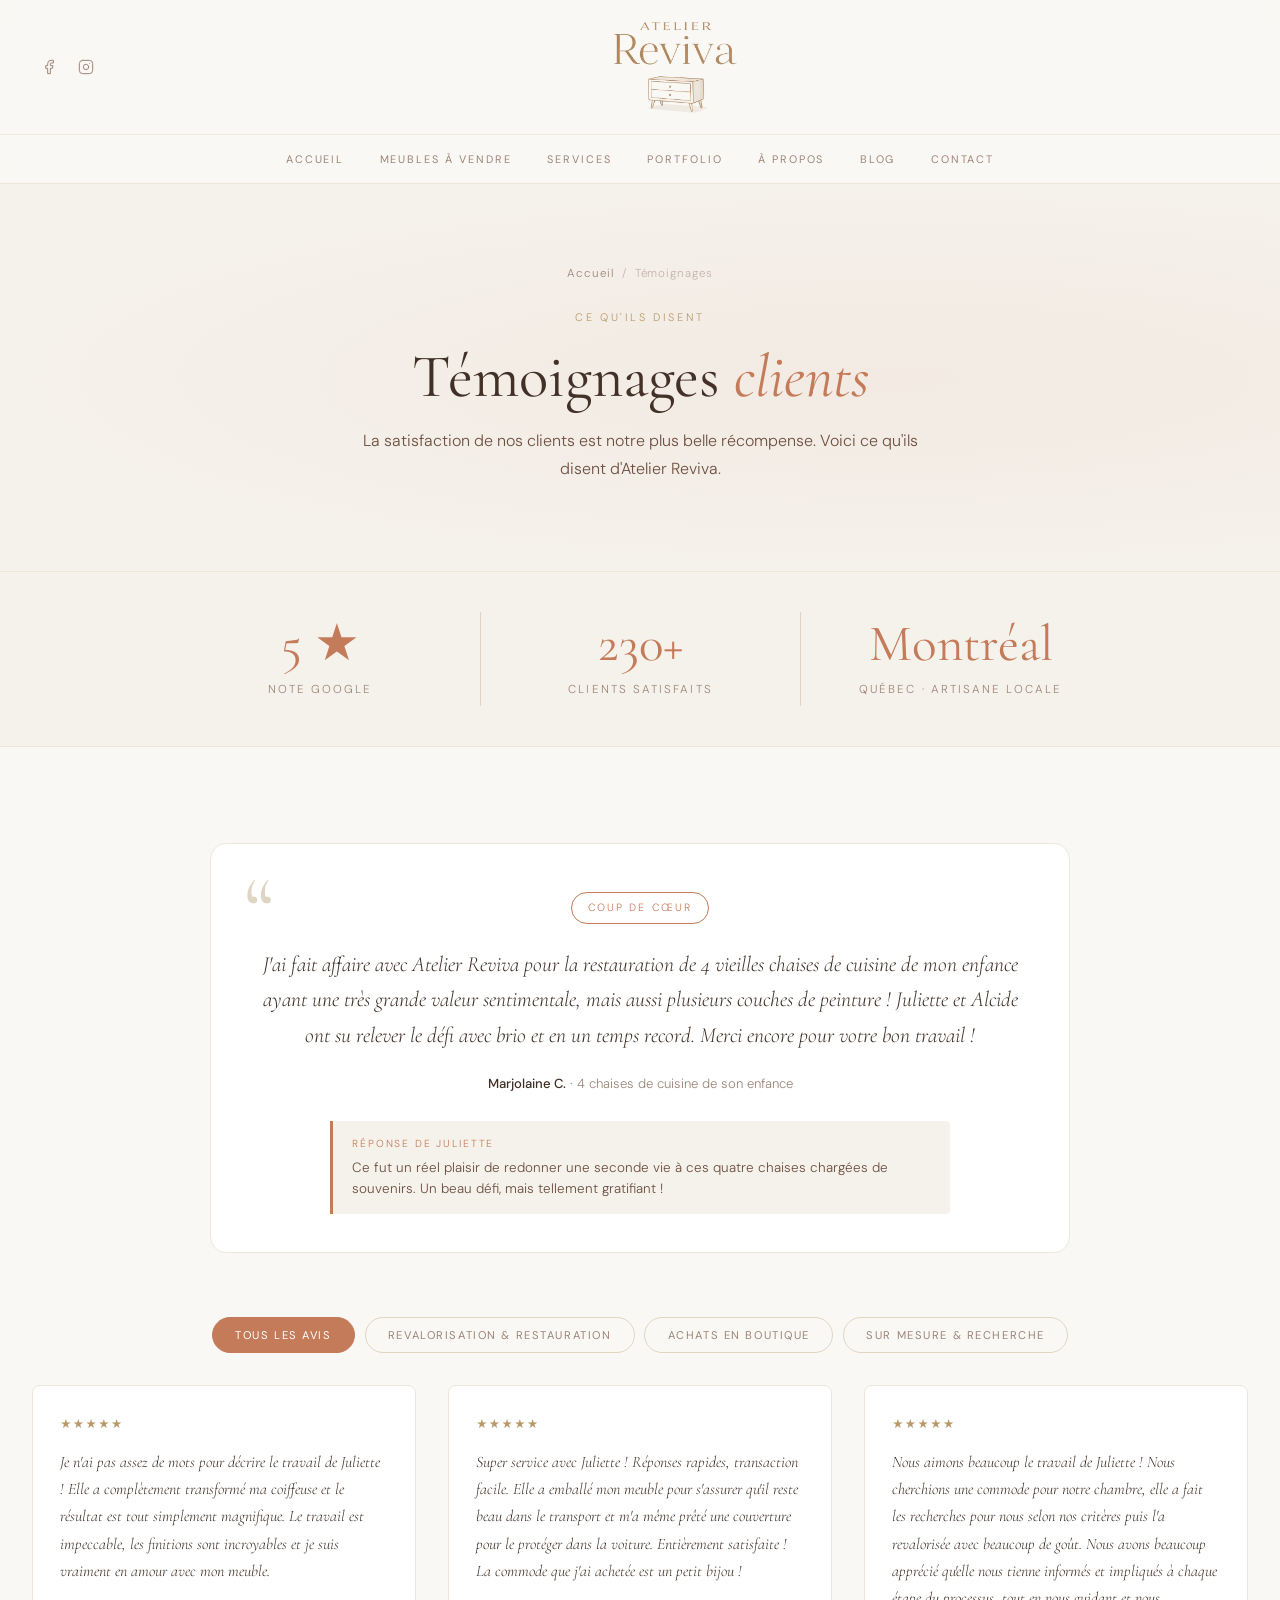
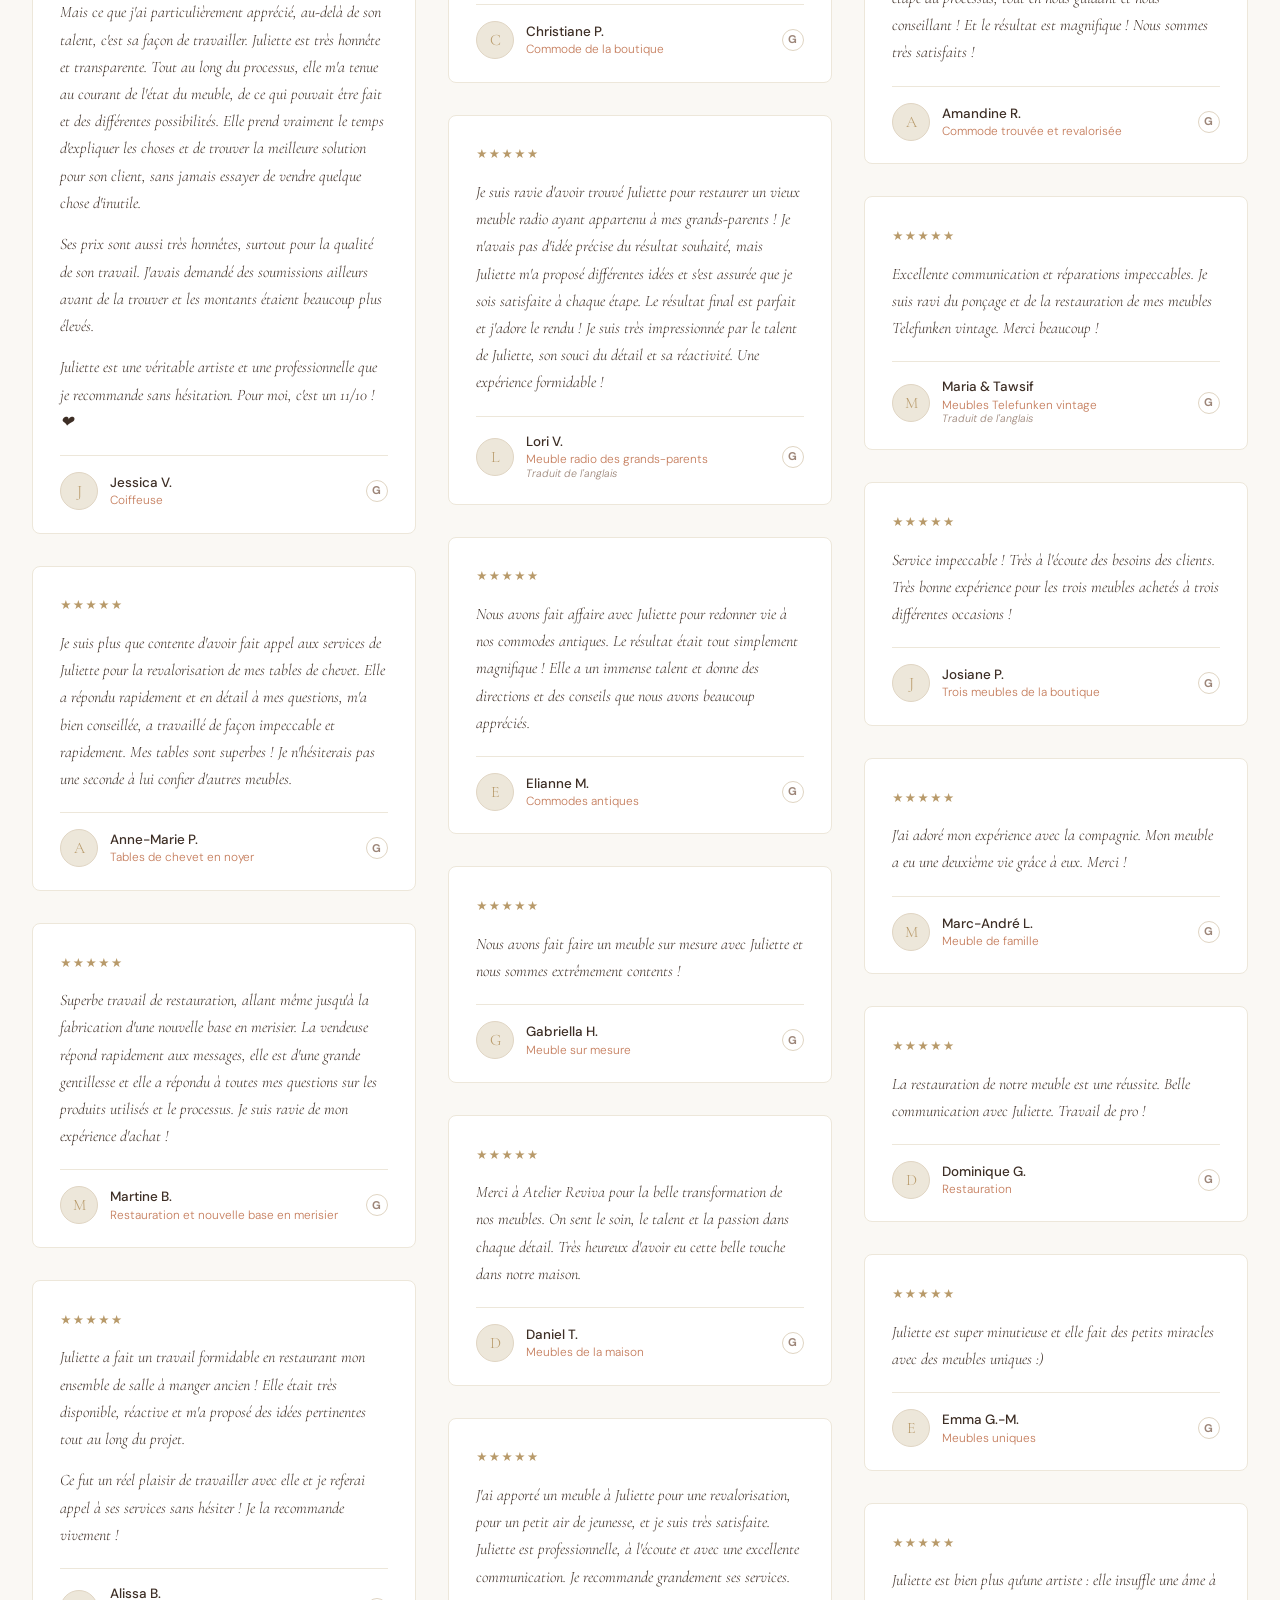
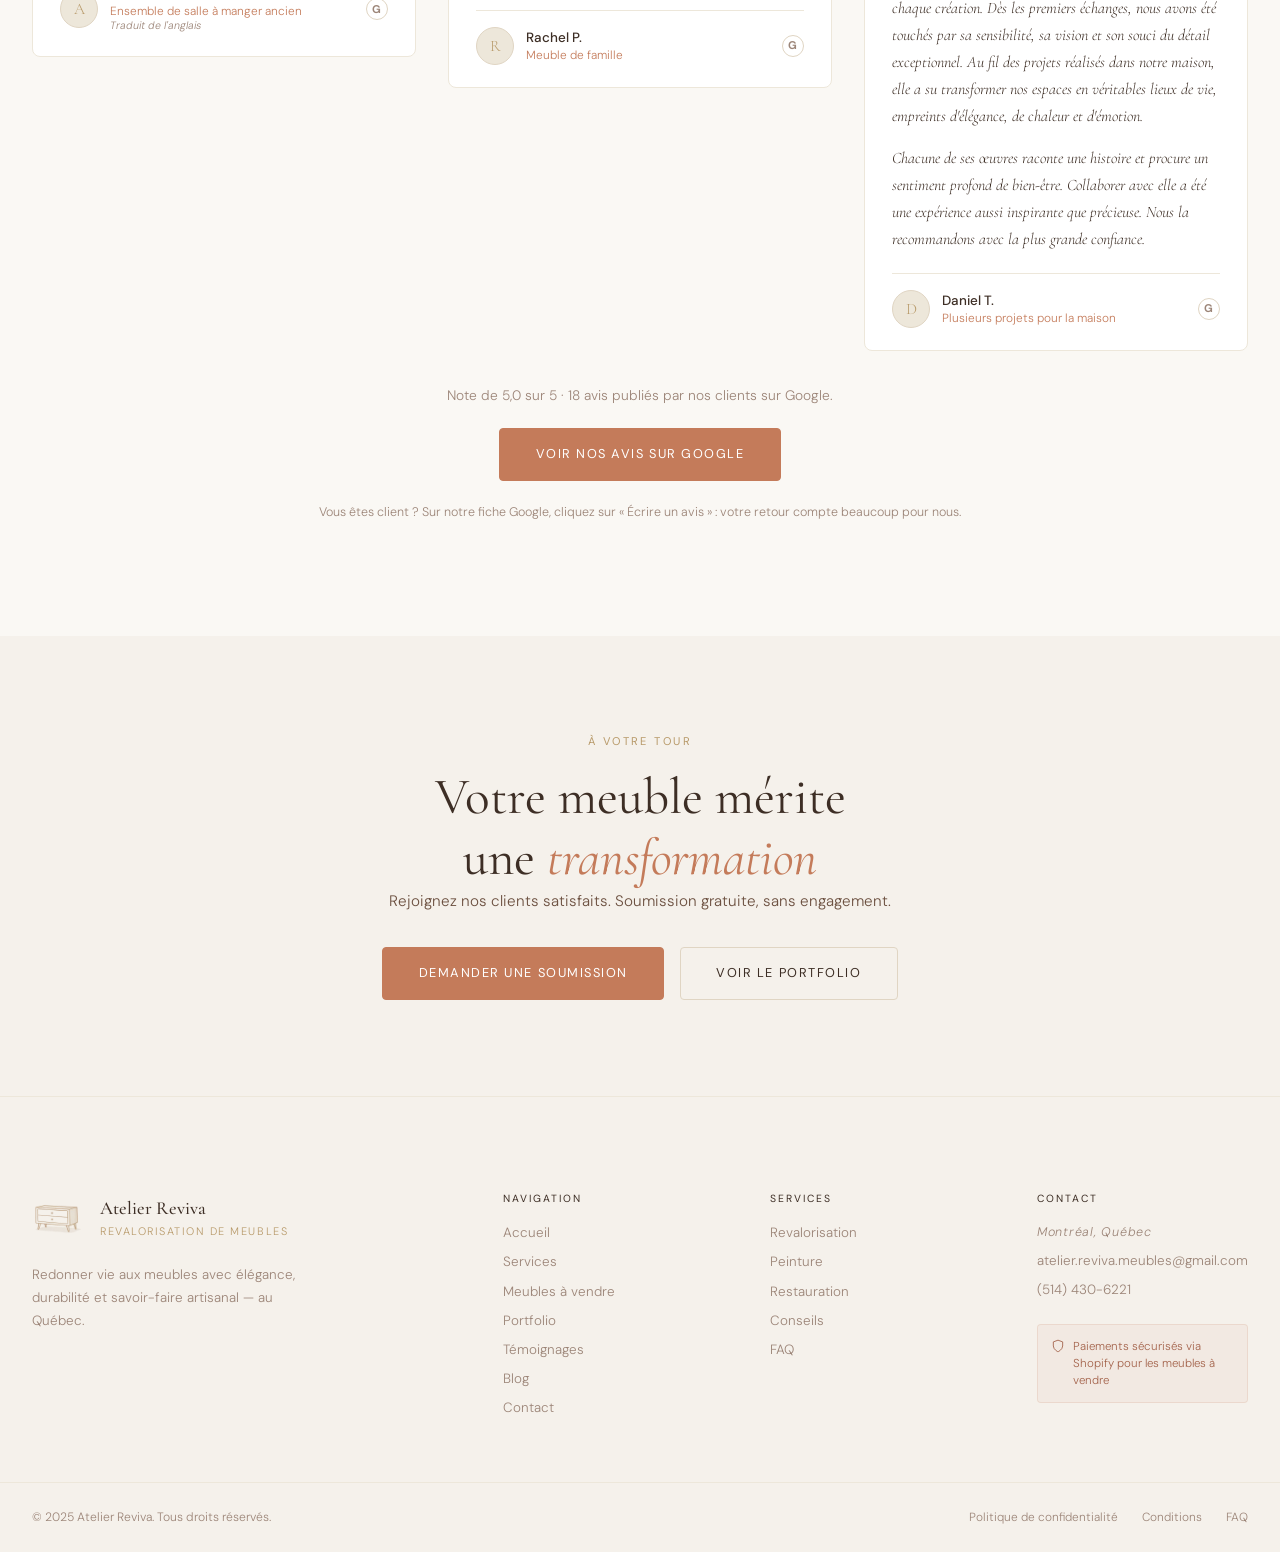
<file: code_sandbox_Atelier Raviva/temoignages.html>
<!DOCTYPE html>
<html lang="fr-CA">
<head>
  <meta charset="UTF-8" />
  <meta name="viewport" content="width=device-width, initial-scale=1.0" />
  <title>Témoignages – Atelier Reviva | Avis clients Québec</title>
  <meta name="description" content="Découvrez les témoignages de nos clients satisfaits. Revalorisation et restauration de meubles avec Atelier Reviva au Québec." />
  <link rel="canonical" href="https://atelierreviva.ca/temoignages.html" />
  <link rel="preconnect" href="https://fonts.googleapis.com" />
  <link rel="preconnect" href="https://fonts.gstatic.com" crossorigin />
  <link href="https://fonts.googleapis.com/css2?family=Cormorant+Garamond:ital,wght@0,300;0,400;0,500;0,600;1,300;1,400;1,500&family=DM+Sans:wght@300;400;500&display=swap" rel="stylesheet" />
  <link rel="stylesheet" href="css/style.css?v=logo-20261128" />
  <link rel="stylesheet" href="css/pages.css?v=stats-20261124" />

  <style>
    .tv-section{background:var(--ivory)}
    .tv-feature{max-width:860px;margin:0 auto var(--space-lg);background:var(--white);border:1px solid var(--sand-light);border-radius:var(--radius-lg);padding:3rem 3.2rem 2.4rem;position:relative;text-align:center}
    .tv-feature::before{content:"“";position:absolute;top:1.2rem;left:2rem;font-family:var(--font-serif);font-size:6rem;line-height:1;color:var(--sand)}
    .tv-feature-tag{display:inline-block;font-size:.66rem;letter-spacing:.2em;text-transform:uppercase;color:var(--terracotta);border:1px solid var(--terracotta);border-radius:100px;padding:.35rem 1rem;margin-bottom:1.4rem}
    .tv-feature blockquote p{font-family:var(--font-serif);font-style:italic;font-size:1.35rem;line-height:1.65;color:var(--text-main)}
    .tv-feature figcaption{margin-top:1.2rem;font-size:.82rem;color:var(--text-muted)}
    .tv-feature figcaption strong{color:var(--text-main);font-weight:500}
    .tv-reply{margin:1.6rem auto 0;max-width:620px;background:var(--cream);border-left:3px solid var(--terracotta);text-align:left;padding:.9rem 1.2rem;font-size:.84rem;color:var(--brown-text);line-height:1.6;border-radius:0 var(--radius-sm) var(--radius-sm) 0}
    .tv-reply span{display:block;font-size:.64rem;letter-spacing:.18em;text-transform:uppercase;color:var(--terracotta);margin-bottom:.3rem}
    .tv-filters{display:flex;gap:.6rem;justify-content:center;flex-wrap:wrap;margin-bottom:var(--space-md)}
    .tv-grid{columns:3;column-gap:var(--space-md)}
    .tv-card{break-inside:avoid;margin:0 0 var(--space-md);background:var(--white);border:1px solid var(--sand-light);border-radius:var(--radius-md);padding:1.8rem 1.7rem 1.4rem;position:relative}
    .tv-card[hidden]{display:none}
    .tv-text{font-family:var(--font-serif);font-style:italic;font-size:1rem;line-height:1.7;color:var(--text-main);margin-bottom:.9rem}
    .tv-text:last-of-type{margin-bottom:1.2rem}
    .tv-stars{color:var(--gold);font-size:.78rem;letter-spacing:.12em;margin-bottom:.8rem}
    .tv-author{display:flex;align-items:center;gap:.75rem;border-top:1px solid var(--sand-light);padding-top:1rem}
    .tv-avatar{width:38px;height:38px;border-radius:50%;background:var(--sand-light);border:1px solid var(--sand);display:flex;align-items:center;justify-content:center;font-family:var(--font-serif);color:var(--gold);flex-shrink:0}
    .tv-info{flex:1;line-height:1.35}
    .tv-info strong{display:block;font-size:.84rem;font-weight:500;color:var(--text-main)}
    .tv-info span{display:block;font-size:.74rem;color:var(--terracotta)}
    .tv-tr{display:block;font-size:.66rem;color:var(--text-muted)}
    .tv-g{width:22px;height:22px;border-radius:50%;border:1px solid var(--sand);display:flex;align-items:center;justify-content:center;font-size:.7rem;font-weight:700;color:var(--text-muted);flex-shrink:0}
    .tv-google{text-align:center;margin-top:var(--space-md)}
    .tv-google p{font-size:.86rem;color:var(--text-muted);margin-bottom:1rem}
    .tv-google .btn{margin:.3rem}
    .tv-google-small{margin-top:1rem;font-size:.78rem!important}
    .sk-flag{display:inline-block;font-size:.62rem;letter-spacing:.06em;background:#FFF1C9;color:#7A5A00;border:1px dashed #C9A23A;border-radius:4px;padding:.2rem .5rem;margin-bottom:.8rem}
    @media (max-width:1024px){.tv-grid{columns:2}}
    @media (max-width:640px){.tv-grid{columns:1}.tv-feature{padding:2.4rem 1.4rem 1.8rem}.tv-feature blockquote p{font-size:1.12rem}}
  </style>
  <link rel="icon" type="image/png" sizes="32x32" href="assets/images/favicon-32.png" />
  <link rel="apple-touch-icon" href="assets/images/apple-touch-icon.png" />
</head>
<body>
  <header class="site-header" id="header">
    <div class="header-inner">
      <div class="header-social"><a href="#" aria-label="Facebook" class="social-link"><svg width="16" height="16" viewBox="0 0 24 24" fill="none" stroke="currentColor" stroke-width="1.5" stroke-linecap="round" stroke-linejoin="round"><path d="M18 2h-3a5 5 0 0 0-5 5v3H7v4h3v8h4v-8h3l1-4h-4V7a1 1 0 0 1 1-1h3z"/></svg></a><a href="#" aria-label="Instagram" class="social-link"><svg width="16" height="16" viewBox="0 0 24 24" fill="none" stroke="currentColor" stroke-width="1.5" stroke-linecap="round" stroke-linejoin="round"><rect x="2" y="2" width="20" height="20" rx="5" ry="5"/><path d="M16 11.37A4 4 0 1 1 12.63 8 4 4 0 0 1 16 11.37z"/><line x1="17.5" y1="6.5" x2="17.51" y2="6.5"/></svg></a></div>
      <a href="index.html" class="header-logo" aria-label="Atelier Reviva — Accueil"><img class="logo-img" src="assets/images/logo-entete.png" alt="Atelier Reviva" width="451" height="341" /></a>
      <button class="menu-toggle" id="menuToggle" aria-label="Menu" aria-expanded="false"><span></span><span></span><span></span></button>
    </div>
    <nav class="main-nav" id="mainNav" aria-label="Navigation principale">
      <ul class="nav-list"><li><a href="index.html" class="nav-link">Accueil</a></li><li><a href="meubles.html" class="nav-link">Meubles à vendre</a></li><li><a href="services.html" class="nav-link">Services</a></li><li><a href="portfolio.html" class="nav-link">Portfolio</a></li><li><a href="apropos.html" class="nav-link">À propos</a></li><li><a href="blog.html" class="nav-link">Blog</a></li><li><a href="contact.html" class="nav-link">Contact</a></li></ul>
    </nav>
  </header>

  <main>
    <section class="page-hero">
      <nav class="breadcrumb"><a href="index.html">Accueil</a><span>/</span><span>Témoignages</span></nav>
      <span class="page-hero-eyebrow">Ce qu'ils disent</span>
      <h1>Témoignages <em>clients</em></h1>
      <p>La satisfaction de nos clients est notre plus belle récompense. Voici ce qu'ils disent d'Atelier Reviva.</p>
    </section>

    <!-- STATS -->
    <section style="background:var(--cream); padding:2.5rem var(--space-md); border-bottom:1px solid var(--sand-light);">
      <div class="container">
        <div class="stat-row">
          <div><p class="stat-n">5 ★</p><p class="stat-l">Note Google</p></div>
          <div><p class="stat-n">230+</p><p class="stat-l">Clients satisfaits</p></div>
          <div><p class="stat-n">Montréal</p><p class="stat-l">Québec · Artisane locale</p></div>
        </div>
      </div>
    </section>

    <!-- TÉMOIGNAGES — vrais avis Google -->
    <section class="section-pad tv-section">
      <div class="container">
        <figure class="tv-feature">
          <span class="tv-feature-tag">Coup de cœur</span>
          <blockquote>
            <p>J'ai fait affaire avec Atelier Reviva pour la restauration de 4 vieilles chaises de cuisine de mon enfance ayant une très grande valeur sentimentale, mais aussi plusieurs couches de peinture ! Juliette et Alcide ont su relever le défi avec brio et en un temps record. Merci encore pour votre bon travail !</p>
          </blockquote>
          <figcaption><strong>Marjolaine C.</strong> · 4 chaises de cuisine de son enfance</figcaption>
          <div class="tv-reply"><span>Réponse de Juliette</span>Ce fut un réel plaisir de redonner une seconde vie à ces quatre chaises chargées de souvenirs. Un beau défi, mais tellement gratifiant !</div>
        </figure>

        <div class="tv-filters" role="group" aria-label="Filtrer les avis">
          <button class="filter-btn active" data-f="all">Tous les avis</button>
          <button class="filter-btn" data-f="revalo">Revalorisation &amp; restauration</button>
          <button class="filter-btn" data-f="boutique">Achats en boutique</button>
          <button class="filter-btn" data-f="mesure">Sur mesure &amp; recherche</button>
        </div>

        <div class="tv-grid">
          <blockquote class="tv-card" data-cat="revalo">
            <div class="tv-stars" aria-label="5 étoiles sur 5">★★★★★</div>
            <p class="tv-text">Je n&#x27;ai pas assez de mots pour décrire le travail de Juliette ! Elle a complètement transformé ma coiffeuse et le résultat est tout simplement magnifique. Le travail est impeccable, les finitions sont incroyables et je suis vraiment en amour avec mon meuble.</p><p class="tv-text">Mais ce que j&#x27;ai particulièrement apprécié, au-delà de son talent, c&#x27;est sa façon de travailler. Juliette est très honnête et transparente. Tout au long du processus, elle m&#x27;a tenue au courant de l&#x27;état du meuble, de ce qui pouvait être fait et des différentes possibilités. Elle prend vraiment le temps d&#x27;expliquer les choses et de trouver la meilleure solution pour son client, sans jamais essayer de vendre quelque chose d&#x27;inutile.</p><p class="tv-text">Ses prix sont aussi très honnêtes, surtout pour la qualité de son travail. J&#x27;avais demandé des soumissions ailleurs avant de la trouver et les montants étaient beaucoup plus élevés.</p><p class="tv-text">Juliette est une véritable artiste et une professionnelle que je recommande sans hésitation. Pour moi, c&#x27;est un 11/10 ! ❤</p>
            <footer class="tv-author"><span class="tv-avatar">J</span><span class="tv-info"><strong>Jessica V.</strong><span>Coiffeuse</span></span><span class="tv-g" title="Avis publié sur Google">G</span></footer>
          </blockquote>
          <blockquote class="tv-card" data-cat="revalo">
            <div class="tv-stars" aria-label="5 étoiles sur 5">★★★★★</div>
            <p class="tv-text">Je suis plus que contente d&#x27;avoir fait appel aux services de Juliette pour la revalorisation de mes tables de chevet. Elle a répondu rapidement et en détail à mes questions, m&#x27;a bien conseillée, a travaillé de façon impeccable et rapidement. Mes tables sont superbes ! Je n&#x27;hésiterais pas une seconde à lui confier d&#x27;autres meubles.</p>
            <footer class="tv-author"><span class="tv-avatar">A</span><span class="tv-info"><strong>Anne-Marie P.</strong><span>Tables de chevet en noyer</span></span><span class="tv-g" title="Avis publié sur Google">G</span></footer>
          </blockquote>
          <blockquote class="tv-card" data-cat="boutique">
            <div class="tv-stars" aria-label="5 étoiles sur 5">★★★★★</div>
            <p class="tv-text">Superbe travail de restauration, allant même jusqu&#x27;à la fabrication d&#x27;une nouvelle base en merisier. La vendeuse répond rapidement aux messages, elle est d&#x27;une grande gentillesse et elle a répondu à toutes mes questions sur les produits utilisés et le processus. Je suis ravie de mon expérience d&#x27;achat !</p>
            <footer class="tv-author"><span class="tv-avatar">M</span><span class="tv-info"><strong>Martine B.</strong><span>Restauration et nouvelle base en merisier</span></span><span class="tv-g" title="Avis publié sur Google">G</span></footer>
          </blockquote>
          <blockquote class="tv-card" data-cat="revalo">
            <div class="tv-stars" aria-label="5 étoiles sur 5">★★★★★</div>
            <p class="tv-text">Juliette a fait un travail formidable en restaurant mon ensemble de salle à manger ancien ! Elle était très disponible, réactive et m&#x27;a proposé des idées pertinentes tout au long du projet.</p><p class="tv-text">Ce fut un réel plaisir de travailler avec elle et je referai appel à ses services sans hésiter ! Je la recommande vivement !</p>
            <footer class="tv-author"><span class="tv-avatar">A</span><span class="tv-info"><strong>Alissa B.</strong><span>Ensemble de salle à manger ancien</span><em class="tv-tr">Traduit de l'anglais</em></span><span class="tv-g" title="Avis publié sur Google">G</span></footer>
          </blockquote>
          <blockquote class="tv-card" data-cat="boutique">
            <div class="tv-stars" aria-label="5 étoiles sur 5">★★★★★</div>
            <p class="tv-text">Super service avec Juliette ! Réponses rapides, transaction facile. Elle a emballé mon meuble pour s&#x27;assurer qu&#x27;il reste beau dans le transport et m&#x27;a même prêté une couverture pour le protéger dans la voiture. Entièrement satisfaite ! La commode que j&#x27;ai achetée est un petit bijou !</p>
            <footer class="tv-author"><span class="tv-avatar">C</span><span class="tv-info"><strong>Christiane P.</strong><span>Commode de la boutique</span></span><span class="tv-g" title="Avis publié sur Google">G</span></footer>
          </blockquote>
          <blockquote class="tv-card" data-cat="revalo">
            <div class="tv-stars" aria-label="5 étoiles sur 5">★★★★★</div>
            <p class="tv-text">Je suis ravie d&#x27;avoir trouvé Juliette pour restaurer un vieux meuble radio ayant appartenu à mes grands-parents ! Je n&#x27;avais pas d&#x27;idée précise du résultat souhaité, mais Juliette m&#x27;a proposé différentes idées et s&#x27;est assurée que je sois satisfaite à chaque étape. Le résultat final est parfait et j&#x27;adore le rendu ! Je suis très impressionnée par le talent de Juliette, son souci du détail et sa réactivité. Une expérience formidable !</p>
            <footer class="tv-author"><span class="tv-avatar">L</span><span class="tv-info"><strong>Lori V.</strong><span>Meuble radio des grands-parents</span><em class="tv-tr">Traduit de l'anglais</em></span><span class="tv-g" title="Avis publié sur Google">G</span></footer>
          </blockquote>
          <blockquote class="tv-card" data-cat="revalo">
            <div class="tv-stars" aria-label="5 étoiles sur 5">★★★★★</div>
            <p class="tv-text">Nous avons fait affaire avec Juliette pour redonner vie à nos commodes antiques. Le résultat était tout simplement magnifique ! Elle a un immense talent et donne des directions et des conseils que nous avons beaucoup appréciés.</p>
            <footer class="tv-author"><span class="tv-avatar">E</span><span class="tv-info"><strong>Elianne M.</strong><span>Commodes antiques</span></span><span class="tv-g" title="Avis publié sur Google">G</span></footer>
          </blockquote>
          <blockquote class="tv-card" data-cat="mesure">
            <div class="tv-stars" aria-label="5 étoiles sur 5">★★★★★</div>
            <p class="tv-text">Nous avons fait faire un meuble sur mesure avec Juliette et nous sommes extrêmement contents !</p>
            <footer class="tv-author"><span class="tv-avatar">G</span><span class="tv-info"><strong>Gabriella H.</strong><span>Meuble sur mesure</span></span><span class="tv-g" title="Avis publié sur Google">G</span></footer>
          </blockquote>
          <blockquote class="tv-card" data-cat="revalo">
            <div class="tv-stars" aria-label="5 étoiles sur 5">★★★★★</div>
            <p class="tv-text">Merci à Atelier Reviva pour la belle transformation de nos meubles. On sent le soin, le talent et la passion dans chaque détail. Très heureux d&#x27;avoir eu cette belle touche dans notre maison.</p>
            <footer class="tv-author"><span class="tv-avatar">D</span><span class="tv-info"><strong>Daniel T.</strong><span>Meubles de la maison</span></span><span class="tv-g" title="Avis publié sur Google">G</span></footer>
          </blockquote>
          <blockquote class="tv-card" data-cat="revalo">
            <div class="tv-stars" aria-label="5 étoiles sur 5">★★★★★</div>
            <p class="tv-text">J&#x27;ai apporté un meuble à Juliette pour une revalorisation, pour un petit air de jeunesse, et je suis très satisfaite. Juliette est professionnelle, à l&#x27;écoute et avec une excellente communication. Je recommande grandement ses services.</p>
            <footer class="tv-author"><span class="tv-avatar">R</span><span class="tv-info"><strong>Rachel P.</strong><span>Meuble de famille</span></span><span class="tv-g" title="Avis publié sur Google">G</span></footer>
          </blockquote>
          <blockquote class="tv-card" data-cat="mesure">
            <div class="tv-stars" aria-label="5 étoiles sur 5">★★★★★</div>
            <p class="tv-text">Nous aimons beaucoup le travail de Juliette ! Nous cherchions une commode pour notre chambre, elle a fait les recherches pour nous selon nos critères puis l&#x27;a revalorisée avec beaucoup de goût. Nous avons beaucoup apprécié qu&#x27;elle nous tienne informés et impliqués à chaque étape du processus, tout en nous guidant et nous conseillant ! Et le résultat est magnifique ! Nous sommes très satisfaits !</p>
            <footer class="tv-author"><span class="tv-avatar">A</span><span class="tv-info"><strong>Amandine R.</strong><span>Commode trouvée et revalorisée</span></span><span class="tv-g" title="Avis publié sur Google">G</span></footer>
          </blockquote>
          <blockquote class="tv-card" data-cat="revalo">
            <div class="tv-stars" aria-label="5 étoiles sur 5">★★★★★</div>
            <p class="tv-text">Excellente communication et réparations impeccables. Je suis ravi du ponçage et de la restauration de mes meubles Telefunken vintage. Merci beaucoup !</p>
            <footer class="tv-author"><span class="tv-avatar">M</span><span class="tv-info"><strong>Maria &amp; Tawsif</strong><span>Meubles Telefunken vintage</span><em class="tv-tr">Traduit de l'anglais</em></span><span class="tv-g" title="Avis publié sur Google">G</span></footer>
          </blockquote>
          <blockquote class="tv-card" data-cat="boutique">
            <div class="tv-stars" aria-label="5 étoiles sur 5">★★★★★</div>
            <p class="tv-text">Service impeccable ! Très à l&#x27;écoute des besoins des clients. Très bonne expérience pour les trois meubles achetés à trois différentes occasions !</p>
            <footer class="tv-author"><span class="tv-avatar">J</span><span class="tv-info"><strong>Josiane P.</strong><span>Trois meubles de la boutique</span></span><span class="tv-g" title="Avis publié sur Google">G</span></footer>
          </blockquote>
          <blockquote class="tv-card" data-cat="revalo">
            <div class="tv-stars" aria-label="5 étoiles sur 5">★★★★★</div>
            <p class="tv-text">J&#x27;ai adoré mon expérience avec la compagnie. Mon meuble a eu une deuxième vie grâce à eux. Merci !</p>
            <footer class="tv-author"><span class="tv-avatar">M</span><span class="tv-info"><strong>Marc-André L.</strong><span>Meuble de famille</span></span><span class="tv-g" title="Avis publié sur Google">G</span></footer>
          </blockquote>
          <blockquote class="tv-card" data-cat="revalo">
            <div class="tv-stars" aria-label="5 étoiles sur 5">★★★★★</div>
            <p class="tv-text">La restauration de notre meuble est une réussite. Belle communication avec Juliette. Travail de pro !</p>
            <footer class="tv-author"><span class="tv-avatar">D</span><span class="tv-info"><strong>Dominique G.</strong><span>Restauration</span></span><span class="tv-g" title="Avis publié sur Google">G</span></footer>
          </blockquote>
          <blockquote class="tv-card" data-cat="revalo">
            <div class="tv-stars" aria-label="5 étoiles sur 5">★★★★★</div>
            <p class="tv-text">Juliette est super minutieuse et elle fait des petits miracles avec des meubles uniques :)</p>
            <footer class="tv-author"><span class="tv-avatar">E</span><span class="tv-info"><strong>Emma G.-M.</strong><span>Meubles uniques</span></span><span class="tv-g" title="Avis publié sur Google">G</span></footer>
          </blockquote>
          <blockquote class="tv-card" data-cat="revalo">
            <div class="tv-stars" aria-label="5 étoiles sur 5">★★★★★</div>
            <p class="tv-text">Juliette est bien plus qu&#x27;une artiste : elle insuffle une âme à chaque création. Dès les premiers échanges, nous avons été touchés par sa sensibilité, sa vision et son souci du détail exceptionnel. Au fil des projets réalisés dans notre maison, elle a su transformer nos espaces en véritables lieux de vie, empreints d&#x27;élégance, de chaleur et d&#x27;émotion.</p><p class="tv-text">Chacune de ses œuvres raconte une histoire et procure un sentiment profond de bien-être. Collaborer avec elle a été une expérience aussi inspirante que précieuse. Nous la recommandons avec la plus grande confiance.</p>
            <footer class="tv-author"><span class="tv-avatar">D</span><span class="tv-info"><strong>Daniel T.</strong><span>Plusieurs projets pour la maison</span></span><span class="tv-g" title="Avis publié sur Google">G</span></footer>
          </blockquote>
        </div>

        <div class="tv-google">
          <p>Note de 5,0 sur 5 · 18 avis publiés par nos clients sur Google.</p>
          <a href="https://www.google.com/maps/search/?api=1&amp;query=Atelier+Reviva+1853+Rue+Th%C3%A9odore+Montr%C3%A9al" class="btn btn-primary" target="_blank" rel="noopener">Voir nos avis sur Google</a>
          <p class="tv-google-small">Vous êtes client ? Sur notre fiche Google, cliquez sur « Écrire un avis » : votre retour compte beaucoup pour nous.</p>
        </div>
      </div>
    </section>

    <!-- CTA -->
    <section class="section-pad" style="background:var(--cream); text-align:center;">
      <div class="container-narrow">
        <p class="section-label">À votre tour</p>
        <h2 class="section-title">Votre meuble mérite<br>une <em>transformation</em></h2>
        <p style="font-size:0.95rem;color:var(--brown-text);margin-bottom:2rem;line-height:1.75;">Rejoignez nos clients satisfaits. Soumission gratuite, sans engagement.</p>
        <div style="display:flex;gap:1rem;justify-content:center;flex-wrap:wrap;"><a href="services.html#soumission" class="btn btn-primary">Demander une soumission</a><a href="portfolio.html" class="btn btn-outline">Voir le portfolio</a></div>
      </div>
    </section>
  </main>

  <footer class="site-footer" role="contentinfo">
    <div class="footer-inner">
      <div class="footer-brand"><a href="index.html" class="footer-logo-link" aria-label="Atelier Reviva"><div class="footer-logo-mark"><img src="assets/images/logo-meuble.png" alt="" width="52" height="52" /></div><div><p class="footer-brand-name">Atelier Reviva</p><p class="footer-brand-tag">Revalorisation de meubles</p></div></a><p class="footer-tagline">Redonner vie aux meubles avec élégance, durabilité et savoir-faire artisanal — au Québec.</p></div>
      <div class="footer-links-col"><h4 class="footer-heading">Navigation</h4><ul class="footer-links"><li><a href="index.html">Accueil</a></li><li><a href="services.html">Services</a></li><li><a href="meubles.html">Meubles à vendre</a></li><li><a href="portfolio.html">Portfolio</a></li><li><a href="temoignages.html">Témoignages</a></li><li><a href="blog.html">Blog</a></li><li><a href="contact.html">Contact</a></li></ul></div>
      <div class="footer-links-col"><h4 class="footer-heading">Services</h4><ul class="footer-links"><li><a href="services.html">Revalorisation</a></li><li><a href="services.html">Peinture</a></li><li><a href="services.html">Restauration</a></li><li><a href="services.html">Conseils</a></li><li><a href="faq.html">FAQ</a></li></ul></div>
      <div class="footer-links-col"><h4 class="footer-heading">Contact</h4><ul class="footer-links footer-contact"><li>Montréal, Québec</li><li><a href="mailto:atelier.reviva.meubles@gmail.com">atelier.reviva.meubles@gmail.com</a></li><li><a href="tel:+15144306221">(514) 430-6221</a></li></ul><div class="footer-shopify"><svg width="14" height="14" viewBox="0 0 24 24" fill="none" stroke="currentColor" stroke-width="1.5"><path d="M12 22s8-4 8-10V5l-8-3-8 3v7c0 6 8 10 8 10z"/></svg><span>Paiements sécurisés via Shopify pour les meubles à vendre</span></div></div>
    </div>
    <div class="footer-bottom"><p>© 2025 Atelier Reviva. Tous droits réservés.</p><div class="footer-legal"><a href="#">Politique de confidentialité</a><a href="#">Conditions</a><a href="faq.html">FAQ</a></div></div>
  </footer>
  <script src="js/main.js"></script>

  <script>
    document.querySelectorAll('.tv-filters .filter-btn').forEach(function(b){
      b.addEventListener('click',function(){
        document.querySelectorAll('.tv-filters .filter-btn').forEach(function(x){x.classList.toggle('active',x===b)});
        var f=b.dataset.f;
        document.querySelectorAll('.tv-card').forEach(function(c){c.hidden=!(f==='all'||c.dataset.cat===f)});
      });
    });
  </script>
</body>
</html>
</file>
<file: code_sandbox_Atelier Raviva/css/style.css>
/* ═══════════════════════════════════════════════════════════
   ATELIER REVIVA — CSS Principal
   Direction artistique : Vogue · Galerie d'art · Loft luxe
   Palette : Blanc chaud · Ivoire · Terracotta · Doré · Camel
   ═══════════════════════════════════════════════════════════ */

/* ───────────────────────────────────────────────
   TOKENS — Variables
─────────────────────────────────────────────── */
:root {
  /* Couleurs */
  --white:        #FFFFFF;
  --ivory:        #FAF8F4;
  --cream:        #F5F1EB;
  --sand-light:   #EDE7DA;
  --sand:         #E0D5C3;
  --terracotta:   #C47B5A;
  --terra-light:  #D4936E;
  --terra-dark:   #A3624A;
  --gold:         #B89A6A;
  --gold-light:   #CEBB97;
  --camel:        #C9AA80;
  --brown-text:   #6B4F3F;
  --text-main:    #3D2E25;
  --text-muted:   #9C8578;
  --text-light:   #C4B4AB;

  /* Typographie */
  --font-serif:   'Cormorant Garamond', Georgia, serif;
  --font-sans:    'DM Sans', system-ui, sans-serif;

  /* Espacements */
  --space-xs:     0.5rem;
  --space-sm:     1rem;
  --space-md:     2rem;
  --space-lg:     4rem;
  --space-xl:     6rem;
  --space-2xl:    8rem;

  /* Rayons */
  --radius-sm:    4px;
  --radius-md:    8px;
  --radius-lg:    16px;
  --radius-xl:    24px;

  /* Ombres */
  --shadow-xs:    0 1px 4px rgba(60, 30, 10, 0.05);
  --shadow-sm:    0 2px 12px rgba(60, 30, 10, 0.07);
  --shadow-md:    0 8px 32px rgba(60, 30, 10, 0.09);
  --shadow-lg:    0 20px 60px rgba(60, 30, 10, 0.12);

  /* Transitions */
  --ease:         cubic-bezier(0.22, 1, 0.36, 1);
  --dur-fast:     0.2s;
  --dur-med:      0.4s;
  --dur-slow:     0.7s;

  /* Layout */
  --max-width:    1280px;
  --max-narrow:   760px;
  --header-h:     180px;
}

/* ───────────────────────────────────────────────
   RESET & BASE
─────────────────────────────────────────────── */
*, *::before, *::after {
  box-sizing: border-box;
  margin: 0;
  padding: 0;
}

html {
  font-size: 16px;
  scroll-behavior: smooth;
  -webkit-text-size-adjust: 100%;
}

body {
  font-family: var(--font-sans);
  font-weight: 300;
  font-size: 1rem;
  line-height: 1.75;
  color: var(--text-main);
  background: var(--ivory);
  -webkit-font-smoothing: antialiased;
  -moz-osx-font-smoothing: grayscale;
}

img {
  display: block;
  max-width: 100%;
  height: auto;
}

a {
  color: inherit;
  text-decoration: none;
}

ul, ol {
  list-style: none;
}

button {
  cursor: pointer;
  background: none;
  border: none;
  font-family: inherit;
}

/* ───────────────────────────────────────────────
   CONTENEURS
─────────────────────────────────────────────── */
.container {
  width: 100%;
  max-width: var(--max-width);
  margin: 0 auto;
  padding: 0 var(--space-md);
}

.container-narrow {
  width: 100%;
  max-width: var(--max-narrow);
  margin: 0 auto;
  padding: 0 var(--space-md);
}

/* ───────────────────────────────────────────────
   ESPACEMENT SECTIONS
─────────────────────────────────────────────── */
.section-pad     { padding: var(--space-xl) 0; }
.section-pad-sm  { padding: var(--space-lg) 0; }

/* ───────────────────────────────────────────────
   TYPOGRAPHIE GLOBALE
─────────────────────────────────────────────── */
h1, h2, h3, h4 {
  font-family: var(--font-serif);
  font-weight: 400;
  line-height: 1.15;
  color: var(--text-main);
}

em {
  font-style: italic;
  color: var(--terracotta);
}

/* ───────────────────────────────────────────────
   BOUTONS
─────────────────────────────────────────────── */
.btn {
  display: inline-flex;
  align-items: center;
  gap: 0.5rem;
  padding: 0.9rem 2.2rem;
  font-family: var(--font-sans);
  font-size: 0.8rem;
  font-weight: 400;
  letter-spacing: 0.12em;
  text-transform: uppercase;
  border-radius: var(--radius-sm);
  transition: all var(--dur-fast) var(--ease);
  white-space: nowrap;
}

.btn-primary {
  background: var(--terracotta);
  color: var(--white);
  border: 1px solid var(--terracotta);
}
.btn-primary:hover {
  background: var(--terra-dark);
  border-color: var(--terra-dark);
  transform: translateY(-1px);
  box-shadow: var(--shadow-sm);
}

.btn-outline {
  background: transparent;
  color: var(--text-main);
  border: 1px solid var(--sand);
}
.btn-outline:hover {
  border-color: var(--terracotta);
  color: var(--terracotta);
  transform: translateY(-1px);
}

.btn-text {
  background: transparent;
  color: var(--terracotta);
  border: none;
  padding: 0;
  font-size: 0.8rem;
  letter-spacing: 0.1em;
  text-transform: uppercase;
}
.btn-text:hover {
  opacity: 0.75;
}

.btn-sm {
  padding: 0.6rem 1.4rem;
  font-size: 0.72rem;
}

.btn-disabled {
  background: var(--sand);
  color: var(--text-muted);
  border: 1px solid var(--sand);
  cursor: not-allowed;
  opacity: 0.7;
}

/* ───────────────────────────────────────────────
   LIENS FLÈCHE
─────────────────────────────────────────────── */
.link-arrow {
  display: inline-flex;
  align-items: center;
  gap: 0.4rem;
  font-size: 0.78rem;
  letter-spacing: 0.1em;
  text-transform: uppercase;
  color: var(--terracotta);
  transition: gap var(--dur-fast) var(--ease);
}
.link-arrow:hover { gap: 0.7rem; }
.link-arrow span { font-size: 1rem; }

/* ───────────────────────────────────────────────
   EN-TÊTE SECTION
─────────────────────────────────────────────── */
.section-header {
  text-align: center;
  margin-bottom: var(--space-lg);
}

.section-label {
  display: block;
  font-family: var(--font-sans);
  font-size: 0.7rem;
  font-weight: 400;
  letter-spacing: 0.22em;
  text-transform: uppercase;
  color: var(--gold);
  margin-bottom: 1rem;
}

.section-title {
  font-family: var(--font-serif);
  font-size: clamp(2rem, 4vw, 3.2rem);
  font-weight: 400;
  color: var(--text-main);
  line-height: 1.18;
}

.section-intro {
  font-size: 0.95rem;
  color: var(--text-muted);
  max-width: 520px;
  margin: 1rem auto 0;
  line-height: 1.7;
}

.section-footer {
  text-align: center;
  margin-top: var(--space-lg);
}

/* ───────────────────────────────────────────────
   ICÔNES RÉSEAUX SOCIAUX
─────────────────────────────────────────────── */
.social-link {
  display: flex;
  align-items: center;
  justify-content: center;
  width: 34px;
  height: 34px;
  color: var(--text-muted);
  transition: color var(--dur-fast) var(--ease);
}
.social-link:hover { color: var(--terracotta); }
.social-link svg { flex-shrink: 0; }

/* ═══════════════════════════════════════════════
   HEADER
═══════════════════════════════════════════════ */
.site-header {
  position: sticky;
  top: 0;
  z-index: 100;
  background: rgba(250, 248, 244, 0.92);
  backdrop-filter: blur(12px);
  -webkit-backdrop-filter: blur(12px);
  border-bottom: 1px solid rgba(224, 213, 195, 0.5);
  transition: box-shadow var(--dur-fast) var(--ease);
}

.site-header.scrolled {
  box-shadow: var(--shadow-sm);
}

/* Ligne supérieure du header */
.header-inner {
  display: grid;
  grid-template-columns: auto 1fr auto;
  align-items: center;
  padding: 1.2rem var(--space-md);
  max-width: var(--max-width);
  margin: 0 auto;
  gap: 1rem;
}

/* Bloc réseaux sociaux */
.header-social {
  display: flex;
  align-items: center;
  gap: 0.2rem;
}

/* Logo centré */
.header-logo {
  display: flex;
  justify-content: center;
  align-items: center;
}

.logo-circle {
  width: 90px;
  height: 90px;
  transition: transform var(--dur-med) var(--ease);
}
.header-logo:hover .logo-circle {
  transform: scale(1.03);
}

/* Hamburger — mobile */
.menu-toggle {
  display: none;
  flex-direction: column;
  justify-content: center;
  align-items: flex-end;
  gap: 5px;
  width: 34px;
  height: 34px;
  padding: 4px;
  justify-self: end;
}
.menu-toggle span {
  display: block;
  height: 1px;
  background: var(--brown-text);
  transition: all var(--dur-fast) var(--ease);
}
.menu-toggle span:nth-child(1) { width: 22px; }
.menu-toggle span:nth-child(2) { width: 18px; }
.menu-toggle span:nth-child(3) { width: 14px; }

.menu-toggle.open span:nth-child(1) {
  width: 20px;
  transform: translateY(6px) rotate(45deg);
}
.menu-toggle.open span:nth-child(2) { opacity: 0; }
.menu-toggle.open span:nth-child(3) {
  width: 20px;
  transform: translateY(-6px) rotate(-45deg);
}

/* Navigation */
.main-nav {
  border-top: 1px solid rgba(224, 213, 195, 0.4);
}

.nav-list {
  display: flex;
  justify-content: center;
  align-items: center;
  gap: 0;
  max-width: var(--max-width);
  margin: 0 auto;
  padding: 0 var(--space-md);
}

.nav-link {
  display: block;
  padding: 0.9rem 1.1rem;
  font-family: var(--font-sans);
  font-size: 0.68rem;
  font-weight: 400;
  letter-spacing: 0.18em;
  text-transform: uppercase;
  color: var(--text-muted);
  position: relative;
  transition: color var(--dur-fast) var(--ease);
}

.nav-link::after {
  content: '';
  position: absolute;
  bottom: 0.6rem;
  left: 1.1rem;
  right: 1.1rem;
  height: 1px;
  background: var(--terracotta);
  transform: scaleX(0);
  transform-origin: left;
  transition: transform var(--dur-med) var(--ease);
}

.nav-link:hover,
.nav-link.active {
  color: var(--text-main);
}

.nav-link.active::after,
.nav-link:hover::after {
  transform: scaleX(1);
}

/* ═══════════════════════════════════════════════
   HERO
═══════════════════════════════════════════════ */
.hero {
  position: relative;
  display: flex;
  align-items: stretch;
  min-height: 78vh;
  overflow: hidden;
}

.hero-image-wrap {
  position: absolute;
  inset: 0;
}

.hero-img {
  width: 100%;
  height: 100%;
  object-fit: cover;
  object-position: center 35%;
  transition: transform 12s var(--ease);
}

.hero:hover .hero-img {
  transform: scale(1.03);
}

.hero-overlay {
  position: absolute;
  inset: 0;
  background: linear-gradient(
    105deg,
    rgba(250, 248, 244, 0.0) 0%,
    rgba(250, 248, 244, 0.0) 40%,
    rgba(250, 248, 244, 0.82) 65%,
    rgba(250, 248, 244, 0.95) 100%
  );
}

/* Carte texte hero */
.hero-card {
  position: relative;
  z-index: 2;
  margin-left: auto;
  margin-right: 7vw;
  align-self: center;
  max-width: 440px;
  padding: 3rem 3.5rem;
  background: rgba(250, 248, 244, 0.6);
  border: 1px solid rgba(184, 154, 106, 0.2);
  border-radius: var(--radius-lg);
  backdrop-filter: blur(8px);
  -webkit-backdrop-filter: blur(8px);
  box-shadow: var(--shadow-md);
  animation: fadeSlideUp 0.9s var(--ease) both;
}

@keyframes fadeSlideUp {
  from { opacity: 0; transform: translateY(24px); }
  to   { opacity: 1; transform: translateY(0); }
}

.hero-eyebrow {
  font-size: 0.68rem;
  font-weight: 400;
  letter-spacing: 0.22em;
  text-transform: uppercase;
  color: var(--gold);
  margin-bottom: 1rem;
}

.hero-title {
  font-family: var(--font-serif);
  font-size: clamp(2rem, 4.5vw, 3.4rem);
  font-weight: 400;
  line-height: 1.12;
  color: var(--text-main);
  margin-bottom: 1.2rem;
}

.hero-title em {
  display: block;
  font-style: italic;
  color: var(--terracotta);
}

.hero-sub {
  font-size: 0.95rem;
  color: var(--brown-text);
  margin-bottom: 2.2rem;
  line-height: 1.65;
}

.hero-cta {
  display: flex;
  flex-direction: column;
  gap: 0.9rem;
}

/* Bandeau éditorial bas du hero */
.hero-bar {
  position: absolute;
  z-index: 3;
  bottom: 0;
  left: 0;
  right: 0;
  background: rgba(196, 123, 90, 0.9);
  backdrop-filter: blur(6px);
  padding: 0.75rem var(--space-md);
  display: flex;
  align-items: center;
  justify-content: center;
  gap: 1.4rem;
  font-family: var(--font-sans);
  font-size: 0.65rem;
  font-weight: 400;
  letter-spacing: 0.22em;
  text-transform: uppercase;
  color: rgba(250, 248, 244, 0.9);
}

.bar-dot {
  display: block;
  width: 3px;
  height: 3px;
  border-radius: 50%;
  background: rgba(250, 248, 244, 0.5);
}

/* ═══════════════════════════════════════════════
   INTRO
═══════════════════════════════════════════════ */
.intro {
  background: var(--ivory);
}

/* Composition 2 colonnes : portrait gauche, texte droite */
.intro-inner {
  display: grid;
  grid-template-columns: 340px 1fr;
  align-items: center;
  gap: var(--space-xl);
  max-width: var(--max-width);
  margin: 0 auto;
  padding: 0 var(--space-md);
}

/* Colonne portrait */
.intro-portrait-col {
  display: flex;
  flex-direction: column;
  align-items: center;
  gap: 1rem;
}

.intro-portrait-wrap {
  width: 280px;
  height: 280px;
  border-radius: 50%;
  overflow: hidden;
  background: var(--cream);
  border: 1px solid var(--sand);
  box-shadow: var(--shadow-md);
  flex-shrink: 0;
}

.intro-portrait-img {
  width: 100%;
  height: 100%;
  object-fit: cover;
  object-position: center top;
  transition: transform var(--dur-slow) var(--ease);
}

.intro-portrait-wrap:hover .intro-portrait-img {
  transform: scale(1.04);
}

.intro-portrait-name {
  font-family: var(--font-serif);
  font-size: 1.05rem;
  font-weight: 500;
  color: var(--text-main);
  letter-spacing: 0.02em;
}

.intro-portrait-role {
  font-size: 0.72rem;
  font-weight: 400;
  letter-spacing: 0.16em;
  text-transform: uppercase;
  color: var(--gold);
}

/* Colonne texte */
.intro-text-col {
  display: flex;
  flex-direction: column;
  align-items: flex-start;
  gap: 0;
}

.intro-label {
  display: block;
  font-size: 0.7rem;
  letter-spacing: 0.22em;
  text-transform: uppercase;
  color: var(--gold);
  margin-bottom: 1rem;
}

.intro-title {
  font-family: var(--font-serif);
  font-size: clamp(2rem, 4vw, 3rem);
  font-weight: 400;
  margin-bottom: 1.5rem;
  line-height: 1.18;
}

.intro-body {
  font-size: 1rem;
  color: var(--brown-text);
  line-height: 1.8;
  margin-bottom: 2.2rem;
  max-width: 520px;
}

/* ═══════════════════════════════════════════════
   PILIERS / VALEURS
═══════════════════════════════════════════════ */
.pillars-grid {
  display: grid;
  grid-template-columns: repeat(4, 1fr);
  gap: var(--space-md);
}

.pillar-item {
  text-align: center;
  padding: 2.5rem 1.5rem;
  background: var(--white);
  border: 1px solid var(--sand-light);
  border-radius: var(--radius-md);
  transition: box-shadow var(--dur-fast) var(--ease), transform var(--dur-fast) var(--ease);
}

.pillar-item:hover {
  box-shadow: var(--shadow-md);
  transform: translateY(-3px);
}

.pillar-icon {
  width: 48px;
  height: 48px;
  margin: 0 auto 1.5rem;
}
.pillar-icon svg {
  width: 100%;
  height: 100%;
}

.pillar-title {
  font-family: var(--font-serif);
  font-size: 1.15rem;
  font-weight: 500;
  color: var(--text-main);
  margin-bottom: 0.75rem;
}

.pillar-text {
  font-size: 0.88rem;
  color: var(--text-muted);
  line-height: 1.7;
}

/* ═══════════════════════════════════════════════
   PORTFOLIO — Avant / Après
═══════════════════════════════════════════════ */
.portfolio-grid {
  display: grid;
  grid-template-columns: repeat(3, 1fr);
  gap: var(--space-md);
}

.portfolio-card {
  background: var(--white);
  border-radius: var(--radius-md);
  overflow: hidden;
  border: 1px solid var(--sand-light);
  box-shadow: var(--shadow-xs);
  transition: box-shadow var(--dur-med) var(--ease), transform var(--dur-med) var(--ease);
}

.portfolio-card:hover {
  box-shadow: var(--shadow-lg);
  transform: translateY(-4px);
}

/* Grille avant/après */
.before-after {
  display: grid;
  grid-template-columns: 1fr 1fr;
  height: 240px;
  overflow: hidden;
}

.ba-pane {
  position: relative;
  overflow: hidden;
}

.ba-pane img {
  width: 100%;
  height: 100%;
  object-fit: cover;
  transition: transform var(--dur-slow) var(--ease);
}

.portfolio-card:hover .ba-pane img {
  transform: scale(1.05);
}

.ba-label {
  position: absolute;
  bottom: 10px;
  left: 10px;
  background: rgba(250, 248, 244, 0.9);
  color: var(--text-muted);
  font-size: 0.6rem;
  font-weight: 400;
  letter-spacing: 0.18em;
  text-transform: uppercase;
  padding: 0.3rem 0.7rem;
  border-radius: var(--radius-sm);
}

.ba-label.after {
  background: var(--terracotta);
  color: var(--white);
}

/* Séparateur vertical */
.ba-before::after {
  content: '';
  position: absolute;
  top: 0;
  right: 0;
  bottom: 0;
  width: 1px;
  background: rgba(250, 248, 244, 0.8);
  z-index: 1;
}

.portfolio-card-body {
  padding: 1.5rem;
}

.portfolio-card-title {
  font-family: var(--font-serif);
  font-size: 1.15rem;
  font-weight: 500;
  margin-bottom: 0.4rem;
}

.portfolio-card-text {
  font-size: 0.84rem;
  color: var(--text-muted);
  line-height: 1.65;
}

/* ═══════════════════════════════════════════════
   SERVICES
═══════════════════════════════════════════════ */
.services-grid {
  display: grid;
  grid-template-columns: repeat(4, 1fr);
  gap: var(--space-md);
}

.service-item {
  padding: 2rem 0;
  border-top: 1px solid var(--sand);
}

.service-number {
  font-family: var(--font-serif);
  font-size: 2.4rem;
  font-weight: 300;
  color: var(--terra-light);
  opacity: 0.35;
  line-height: 1;
  margin-bottom: 1rem;
  letter-spacing: -0.02em;
}

.service-name {
  font-family: var(--font-serif);
  font-size: 1.1rem;
  font-weight: 500;
  margin-bottom: 0.75rem;
  color: var(--text-main);
}

.service-desc {
  font-size: 0.86rem;
  color: var(--text-muted);
  line-height: 1.7;
  margin-bottom: 1.2rem;
}

/* ═══════════════════════════════════════════════
   BOUTIQUE — PRODUITS
═══════════════════════════════════════════════ */
/* Badge Shopify */
.shopify-badge {
  display: inline-flex;
  align-items: center;
  gap: 0.6rem;
  background: rgba(196, 123, 90, 0.07);
  border: 1px solid rgba(196, 123, 90, 0.2);
  border-radius: 100px;
  padding: 0.55rem 1.4rem;
  font-size: 0.72rem;
  letter-spacing: 0.08em;
  color: var(--terra-dark);
  margin: 0 auto 3rem;
  display: flex;
  width: fit-content;
}

.products-grid {
  display: grid;
  grid-template-columns: repeat(3, 1fr);
  gap: var(--space-md);
}

.product-card {
  background: var(--white);
  border-radius: var(--radius-md);
  overflow: hidden;
  border: 1px solid var(--sand-light);
  transition: box-shadow var(--dur-med) var(--ease), transform var(--dur-med) var(--ease);
}

.product-card:hover {
  box-shadow: var(--shadow-md);
  transform: translateY(-3px);
}

.product-img-wrap {
  position: relative;
  overflow: hidden;
  height: 260px;
}

.product-img-wrap img {
  width: 100%;
  height: 100%;
  object-fit: cover;
  transition: transform var(--dur-slow) var(--ease);
}

.product-card:hover .product-img-wrap img {
  transform: scale(1.04);
}

.product-badge {
  position: absolute;
  top: 1rem;
  left: 1rem;
  background: var(--terracotta);
  color: var(--white);
  font-size: 0.62rem;
  letter-spacing: 0.14em;
  text-transform: uppercase;
  padding: 0.3rem 0.8rem;
  border-radius: 100px;
}

.product-badge.sold {
  background: var(--text-muted);
}

.product-info {
  padding: 1.5rem;
}

.product-name {
  font-family: var(--font-serif);
  font-size: 1.15rem;
  font-weight: 500;
  margin-bottom: 0.4rem;
}

.product-details {
  font-size: 0.8rem;
  color: var(--text-muted);
  margin-bottom: 1.2rem;
  line-height: 1.5;
}

.product-footer {
  display: flex;
  align-items: center;
  justify-content: space-between;
  gap: 1rem;
  flex-wrap: wrap;
}

.product-price {
  font-family: var(--font-serif);
  font-size: 1.3rem;
  font-weight: 500;
  color: var(--terracotta);
}

/* ═══════════════════════════════════════════════
   FORMATION
═══════════════════════════════════════════════ */
.formation-preview {
  background: var(--sand-light);
}

.formation-inner {
  display: grid;
  grid-template-columns: 1fr 1fr;
  gap: 0;
  max-width: var(--max-width);
  margin: 0 auto;
  min-height: 540px;
}

.formation-img-col {
  overflow: hidden;
}

.formation-img-col img {
  width: 100%;
  height: 100%;
  object-fit: cover;
  transition: transform 8s var(--ease);
}

.formation-img-col:hover img {
  transform: scale(1.03);
}

.formation-text-col {
  padding: var(--space-xl) var(--space-xl);
  display: flex;
  flex-direction: column;
  justify-content: center;
  gap: 1.2rem;
}

.formation-body {
  font-size: 0.95rem;
  color: var(--brown-text);
  line-height: 1.8;
}

.formation-alert {
  display: flex;
  align-items: center;
  gap: 0.6rem;
  background: rgba(196, 123, 90, 0.1);
  border: 1px solid rgba(196, 123, 90, 0.25);
  border-left: 3px solid var(--terracotta);
  border-radius: var(--radius-sm);
  padding: 0.9rem 1.2rem;
  color: var(--terra-dark);
  font-size: 0.88rem;
}

.formation-wait {
  font-size: 0.86rem;
  color: var(--text-muted);
  line-height: 1.7;
}

/* ═══════════════════════════════════════════════
   TÉMOIGNAGES
═══════════════════════════════════════════════ */
.testi-grid {
  display: grid;
  grid-template-columns: repeat(3, 1fr);
  gap: var(--space-md);
}

.testi-card {
  background: var(--white);
  border: 1px solid var(--sand-light);
  border-radius: var(--radius-md);
  padding: 2.2rem 2rem;
  transition: box-shadow var(--dur-med) var(--ease);
}

.testi-card:hover {
  box-shadow: var(--shadow-sm);
}

.testi-stars {
  font-size: 0.8rem;
  color: var(--gold);
  letter-spacing: 0.05em;
  margin-bottom: 1rem;
}

.testi-quote {
  font-family: var(--font-serif);
  font-size: 1.02rem;
  font-style: italic;
  color: var(--text-main);
  line-height: 1.7;
  margin-bottom: 1.5rem;
}

.testi-author {
  display: flex;
  flex-direction: column;
  gap: 0.2rem;
}

.testi-name {
  font-size: 0.82rem;
  font-weight: 500;
  color: var(--text-main);
  letter-spacing: 0.04em;
}

.testi-location {
  font-size: 0.75rem;
  color: var(--text-muted);
  letter-spacing: 0.04em;
}

/* ═══════════════════════════════════════════════
   À PROPOS
═══════════════════════════════════════════════ */
.about-preview {
  background: var(--ivory);
}

.about-inner {
  display: grid;
  grid-template-columns: 1fr 1fr;
  gap: 0;
  max-width: var(--max-width);
  margin: 0 auto;
  min-height: 520px;
}

.about-img-col {
  overflow: hidden;
}

.about-img {
  width: 100%;
  height: 100%;
  object-fit: cover;
  transition: transform 8s var(--ease);
}

.about-img-col:hover .about-img {
  transform: scale(1.03);
}

.about-text-col {
  padding: var(--space-xl) var(--space-xl);
  display: flex;
  flex-direction: column;
  justify-content: center;
  gap: 1.2rem;
  background: var(--cream);
}

.about-body {
  font-size: 0.95rem;
  color: var(--brown-text);
  line-height: 1.85;
}

/* ═══════════════════════════════════════════════
   CTA FINAL
═══════════════════════════════════════════════ */
.cta-final {
  background: var(--ivory);
  text-align: center;
  position: relative;
  overflow: hidden;
}

.cta-final::before {
  content: '';
  position: absolute;
  top: 0; left: 0; right: 0;
  height: 1px;
  background: linear-gradient(90deg, transparent, var(--sand), transparent);
}

.cta-content {
  position: relative;
  z-index: 1;
}

.cta-title {
  font-family: var(--font-serif);
  font-size: clamp(2.2rem, 4.5vw, 3.5rem);
  font-weight: 400;
  line-height: 1.15;
  margin-bottom: 1.2rem;
}

.cta-body {
  font-size: 0.95rem;
  color: var(--brown-text);
  line-height: 1.8;
  max-width: 540px;
  margin: 0 auto 2.5rem;
}

.cta-buttons {
  display: flex;
  justify-content: center;
  align-items: center;
  gap: 1rem;
  flex-wrap: wrap;
}

/* ═══════════════════════════════════════════════
   FOOTER
═══════════════════════════════════════════════ */
.site-footer {
  background: var(--cream);
  border-top: 1px solid var(--sand-light);
}

.footer-inner {
  display: grid;
  grid-template-columns: 2fr 1fr 1fr 1fr;
  gap: var(--space-lg);
  max-width: var(--max-width);
  margin: 0 auto;
  padding: var(--space-xl) var(--space-md) var(--space-lg);
}

.footer-brand { }

.footer-logo-link {
  display: flex;
  align-items: center;
  gap: 1rem;
  margin-bottom: 1.2rem;
}

.footer-logo-mark {
  width: 52px;
  height: 52px;
  flex-shrink: 0;
}

.footer-brand-name {
  font-family: var(--font-serif);
  font-size: 1.15rem;
  font-weight: 500;
  color: var(--text-main);
  line-height: 1.2;
}

.footer-brand-tag {
  font-size: 0.68rem;
  letter-spacing: 0.14em;
  text-transform: uppercase;
  color: var(--gold);
  margin-top: 0.2rem;
}

.footer-tagline {
  font-size: 0.84rem;
  color: var(--text-muted);
  line-height: 1.7;
  margin-bottom: 1.5rem;
  max-width: 280px;
}

.footer-social {
  display: flex;
  gap: 0.3rem;
}

.footer-heading {
  font-family: var(--font-sans);
  font-size: 0.65rem;
  font-weight: 400;
  letter-spacing: 0.2em;
  text-transform: uppercase;
  color: var(--text-main);
  margin-bottom: 1.2rem;
}

.footer-links {
  display: flex;
  flex-direction: column;
  gap: 0.65rem;
}

.footer-links li,
.footer-links a {
  font-size: 0.84rem;
  color: var(--text-muted);
  transition: color var(--dur-fast) var(--ease);
  line-height: 1.4;
}

.footer-links a:hover {
  color: var(--terracotta);
}

.footer-contact li:first-child {
  font-size: 0.78rem;
  letter-spacing: 0.06em;
  color: var(--text-muted);
  font-style: italic;
}

.footer-shopify {
  display: flex;
  align-items: flex-start;
  gap: 0.5rem;
  margin-top: 1.5rem;
  padding: 0.8rem;
  background: rgba(196, 123, 90, 0.06);
  border: 1px solid rgba(196, 123, 90, 0.15);
  border-radius: var(--radius-sm);
  font-size: 0.72rem;
  color: var(--terra-dark);
  line-height: 1.5;
}

.footer-shopify svg {
  flex-shrink: 0;
  margin-top: 1px;
}

.footer-bottom {
  border-top: 1px solid var(--sand-light);
  padding: 1.5rem var(--space-md);
  max-width: var(--max-width);
  margin: 0 auto;
  display: flex;
  align-items: center;
  justify-content: space-between;
  gap: 1rem;
  flex-wrap: wrap;
}

.footer-bottom p {
  font-size: 0.76rem;
  color: var(--text-muted);
}

.footer-legal {
  display: flex;
  gap: 1.5rem;
}

.footer-legal a {
  font-size: 0.74rem;
  color: var(--text-muted);
  transition: color var(--dur-fast) var(--ease);
}

.footer-legal a:hover { color: var(--terracotta); }

/* ═══════════════════════════════════════════════
   RESPONSIVE — Tablette (< 1024px)
═══════════════════════════════════════════════ */
@media (max-width: 1024px) {

  :root {
    --space-xl: 4.5rem;
    --space-lg: 3rem;
  }

  .pillars-grid    { grid-template-columns: repeat(2, 1fr); }
  .services-grid   { grid-template-columns: repeat(2, 1fr); }
  .portfolio-grid  { grid-template-columns: repeat(2, 1fr); }
  .products-grid   { grid-template-columns: repeat(2, 1fr); }
  .testi-grid      { grid-template-columns: repeat(2, 1fr); }

  /* Intro portrait — tablette */
  .intro-inner {
    grid-template-columns: 260px 1fr;
    gap: var(--space-lg);
  }
  .intro-portrait-wrap {
    width: 220px;
    height: 220px;
  }

  .formation-inner { grid-template-columns: 1fr; }
  .formation-img-col { min-height: 360px; }
  .formation-text-col { padding: 3rem var(--space-md); }

  .about-inner { grid-template-columns: 1fr; }
  .about-img-col { min-height: 360px; }
  .about-text-col { padding: 3rem var(--space-md); }

  .footer-inner {
    grid-template-columns: 1fr 1fr;
    gap: var(--space-md);
  }

  .hero-card {
    margin-right: 4vw;
    padding: 2.4rem 2.8rem;
    max-width: 400px;
  }
}

/* ═══════════════════════════════════════════════
   RESPONSIVE — Mobile (< 768px)
═══════════════════════════════════════════════ */
@media (max-width: 768px) {

  :root {
    --space-xl:  3rem;
    --space-lg:  2.5rem;
    --space-md:  1.25rem;
  }

  /* Header mobile */
  .header-inner {
    position: relative;
    display: flex;
    align-items: center;
    justify-content: center;
    padding: 0.9rem var(--space-md);
  }

  .header-social {
    display: none;
  }

  .header-logo {
    flex: 1;
    display: flex;
    justify-content: center;
    align-items: center;
  }

  .logo-circle {
    width: 72px;
    height: 72px;
  }

  .menu-toggle {
    display: flex;
    position: absolute;
    right: var(--space-md);
    top: 50%;
    transform: translateY(-50%);
  }

  /* Nav mobile */
  .main-nav {
    max-height: 0;
    overflow: hidden;
    transition: max-height var(--dur-med) var(--ease);
    border-top: none;
  }

  .main-nav.open {
    max-height: 500px;
    border-top: 1px solid var(--sand-light);
  }

  .nav-list {
    flex-direction: column;
    align-items: stretch;
    padding: 0.5rem var(--space-md);
    gap: 0;
  }

  .nav-link {
    padding: 0.85rem 0;
    font-size: 0.72rem;
    border-bottom: 1px solid var(--sand-light);
    color: var(--text-main);
  }

  .nav-link::after { display: none; }
  .nav-link:last-child { border-bottom: none; }

  /* Hero mobile */
  .hero {
    flex-direction: column;
    min-height: auto;
  }

  .hero-image-wrap {
    position: relative;
    height: 52vw;
    min-height: 240px;
  }

  .hero-overlay {
    background: linear-gradient(
      to bottom,
      transparent 60%,
      rgba(250, 248, 244, 0.85) 100%
    );
  }

  .hero-card {
    position: relative;
    margin: -2rem auto 0;
    max-width: none;
    width: calc(100% - 2rem);
    padding: 2rem 1.8rem;
    border-radius: var(--radius-md);
    backdrop-filter: none;
    background: var(--ivory);
    border-color: var(--sand);
    box-shadow: var(--shadow-sm);
    text-align: center;
  }

  .hero-title { font-size: clamp(1.8rem, 7vw, 2.4rem); }

  .hero-cta {
    flex-direction: row;
    flex-wrap: wrap;
    justify-content: center;
  }

  .hero-cta .btn {
    flex: 1 1 auto;
    min-width: 140px;
    justify-content: center;
    font-size: 0.72rem;
    padding: 0.8rem 1.2rem;
  }

  .hero-bar {
    position: relative;
    flex-wrap: wrap;
    gap: 0.7rem;
    padding: 0.65rem var(--space-md);
    font-size: 0.6rem;
  }

  .bar-dot { display: none; }

  /* Sections */
  .section-title { font-size: clamp(1.7rem, 6vw, 2.2rem); }

  /* Intro portrait — mobile : empilé centré */
  .intro-inner {
    grid-template-columns: 1fr;
    gap: var(--space-md);
    text-align: center;
  }
  .intro-portrait-col {
    align-items: center;
  }
  .intro-portrait-wrap {
    width: 200px;
    height: 200px;
  }
  .intro-text-col {
    align-items: center;
  }
  .intro-body {
    text-align: center;
    max-width: none;
  }

  .pillars-grid    { grid-template-columns: 1fr 1fr; gap: 0.9rem; }
  .pillar-item     { padding: 1.5rem 1rem; }

  .portfolio-grid  { grid-template-columns: 1fr; }
  .before-after    { height: 200px; }

  .services-grid   { grid-template-columns: 1fr; }
  .service-item    { padding: 1.5rem 0; }

  .products-grid   { grid-template-columns: 1fr; }
  .product-img-wrap { height: 220px; }

  .formation-inner {
    grid-template-columns: 1fr;
  }
  .formation-img-col { min-height: 280px; }
  .formation-text-col {
    padding: 2.5rem var(--space-md);
    gap: 1rem;
  }

  .testi-grid { grid-template-columns: 1fr; }

  .about-inner { grid-template-columns: 1fr; }
  .about-img-col { min-height: 280px; }
  .about-text-col { padding: 2.5rem var(--space-md); }

  .cta-buttons { flex-direction: column; align-items: stretch; }
  .cta-buttons .btn { text-align: center; justify-content: center; }

  .footer-inner {
    grid-template-columns: 1fr;
    padding: 3rem var(--space-md) 2rem;
  }

  .footer-bottom {
    flex-direction: column;
    text-align: center;
    gap: 0.8rem;
  }

  .footer-legal { flex-wrap: wrap; justify-content: center; gap: 1rem; }
}

/* ═══════════════════════════════════════════════
   RESPONSIVE — Petit mobile (< 400px)
═══════════════════════════════════════════════ */
@media (max-width: 400px) {
  .pillars-grid { grid-template-columns: 1fr; }
  .hero-cta     { flex-direction: column; }
  .hero-cta .btn { width: 100%; }
}

/* ═══════════════════════════════════════════════
   ANIMATIONS SCROLL
═══════════════════════════════════════════════ */
.fade-in {
  opacity: 0;
  transform: translateY(20px);
  transition: opacity var(--dur-slow) var(--ease), transform var(--dur-slow) var(--ease);
}

.fade-in.visible {
  opacity: 1;
  transform: translateY(0);
}

/* ═══════════════════════════════════════════════
   ACCESSIBILITÉ
═══════════════════════════════════════════════ */
:focus-visible {
  outline: 2px solid var(--terracotta);
  outline-offset: 3px;
  border-radius: 2px;
}

@media (prefers-reduced-motion: reduce) {
  *, *::before, *::after {
    animation-duration: 0.01ms !important;
    transition-duration: 0.01ms !important;
  }
}

/* Header aminci au défilement (ordinateur) */
@media (min-width: 769px) {
  .header-inner, .logo-circle { transition: padding var(--dur-med) var(--ease), width var(--dur-med) var(--ease), height var(--dur-med) var(--ease), transform var(--dur-med) var(--ease); }
  .site-header.scrolled .header-inner { padding-top: 0.35rem; padding-bottom: 0.35rem; }
  .site-header.scrolled .logo-circle { width: 54px; height: 54px; }
}

/* ───────────────────────────────────────────────
   LOGO (image) — remplace l'ancien logo rond
─────────────────────────────────────────────── */
.logo-img{display:block;height:96px;width:auto;transition:transform var(--dur-med) var(--ease),height var(--dur-med) var(--ease)}
.header-logo:hover .logo-img{transform:scale(1.03)}
.footer-logo-mark img{display:block;width:100%;height:100%;object-fit:contain}
@media (max-width:768px){ .logo-img{height:62px} }
@media (min-width:769px){ .site-header.scrolled .logo-img{height:58px} }
</file>
<file: code_sandbox_Atelier Raviva/css/pages.css>
/* ═══════════════════════════════════════════════════════════
   ATELIER REVIVA — CSS Pages internes
   Styles spécifiques aux pages secondaires
   ═══════════════════════════════════════════════════════════ */

/* ───────────────────────────────────────────────
   HERO PAGE INTERNE (bannière courte)
─────────────────────────────────────────────── */
.page-hero {
  background: var(--cream);
  padding: 5rem var(--space-md) 3.5rem;
  text-align: center;
  border-bottom: 1px solid var(--sand-light);
  position: relative;
  overflow: hidden;
}

.page-hero::before {
  content: '';
  position: absolute;
  inset: 0;
  background: radial-gradient(ellipse at 70% 50%, rgba(196,123,90,0.06) 0%, transparent 70%);
  pointer-events: none;
}

.page-hero-eyebrow {
  font-size: 0.68rem;
  letter-spacing: 0.24em;
  text-transform: uppercase;
  color: var(--gold);
  margin-bottom: 1rem;
  display: block;
}

.page-hero h1 {
  font-family: var(--font-serif);
  font-size: clamp(2.2rem, 5vw, 3.8rem);
  font-weight: 400;
  line-height: 1.12;
  color: var(--text-main);
  margin-bottom: 1rem;
}

.page-hero p {
  font-size: 1rem;
  color: var(--brown-text);
  max-width: 560px;
  margin: 0 auto 2rem;
  line-height: 1.75;
}

/* Fil d'Ariane */
.breadcrumb {
  display: flex;
  align-items: center;
  justify-content: center;
  gap: 0.5rem;
  font-size: 0.72rem;
  letter-spacing: 0.08em;
  color: var(--text-muted);
  margin-bottom: 1.5rem;
}

.breadcrumb a {
  color: var(--text-muted);
  transition: color var(--dur-fast) var(--ease);
}
.breadcrumb a:hover { color: var(--terracotta); }
.breadcrumb span { color: var(--text-light); }

/* ───────────────────────────────────────────────
   FORMULAIRE — Composants globaux
─────────────────────────────────────────────── */
.form-group {
  display: flex;
  flex-direction: column;
  gap: 0.5rem;
}

.form-label {
  font-size: 0.75rem;
  font-weight: 400;
  letter-spacing: 0.12em;
  text-transform: uppercase;
  color: var(--text-main);
}

.form-label .required {
  color: var(--terracotta);
  margin-left: 0.2rem;
}

.form-input,
.form-select,
.form-textarea {
  width: 100%;
  padding: 0.9rem 1.1rem;
  font-family: var(--font-sans);
  font-size: 0.9rem;
  font-weight: 300;
  color: var(--text-main);
  background: var(--white);
  border: 1px solid var(--sand);
  border-radius: var(--radius-sm);
  transition: border-color var(--dur-fast) var(--ease), box-shadow var(--dur-fast) var(--ease);
  appearance: none;
  -webkit-appearance: none;
}

.form-input::placeholder,
.form-textarea::placeholder {
  color: var(--text-light);
}

.form-input:focus,
.form-select:focus,
.form-textarea:focus {
  outline: none;
  border-color: var(--terracotta);
  box-shadow: 0 0 0 3px rgba(196,123,90,0.1);
}

.form-select {
  background-image: url("data:image/svg+xml,%3Csvg xmlns='http://www.w3.org/2000/svg' width='12' height='8' viewBox='0 0 12 8'%3E%3Cpath d='M1 1l5 5 5-5' stroke='%239C8578' stroke-width='1.2' fill='none' stroke-linecap='round'/%3E%3C/svg%3E");
  background-repeat: no-repeat;
  background-position: right 1rem center;
  padding-right: 2.5rem;
  cursor: pointer;
}

.form-textarea {
  min-height: 130px;
  resize: vertical;
  line-height: 1.6;
}

.form-grid-2 {
  display: grid;
  grid-template-columns: 1fr 1fr;
  gap: 1.2rem;
}

.form-grid-3 {
  display: grid;
  grid-template-columns: 1fr 1fr 1fr;
  gap: 1.2rem;
}

/* Upload photo */
.form-upload {
  border: 1.5px dashed var(--sand);
  border-radius: var(--radius-md);
  padding: 2.5rem;
  text-align: center;
  background: var(--ivory);
  cursor: pointer;
  transition: border-color var(--dur-fast) var(--ease), background var(--dur-fast) var(--ease);
  position: relative;
}

.form-upload:hover,
.form-upload.drag-over {
  border-color: var(--terracotta);
  background: rgba(196,123,90,0.04);
}

.form-upload input[type="file"] {
  position: absolute;
  inset: 0;
  opacity: 0;
  cursor: pointer;
  width: 100%;
  height: 100%;
}

.form-upload-icon {
  color: var(--gold);
  margin-bottom: 0.8rem;
}

.form-upload-title {
  font-size: 0.88rem;
  font-weight: 400;
  color: var(--text-main);
  margin-bottom: 0.3rem;
}

.form-upload-hint {
  font-size: 0.75rem;
  color: var(--text-muted);
}

.form-upload-preview {
  display: flex;
  flex-wrap: wrap;
  gap: 0.5rem;
  margin-top: 1rem;
  justify-content: center;
}

.form-upload-preview img {
  width: 64px;
  height: 64px;
  object-fit: cover;
  border-radius: var(--radius-sm);
  border: 1px solid var(--sand);
}

/* Vignette photo avec bouton de retrait (au-dessus de la zone cliquable) */
.upload-thumb {
  position: relative;
  z-index: 2;
}

.upload-thumb-name {
  display: flex;
  align-items: center;
  justify-content: center;
  width: 64px;
  height: 64px;
  padding: 0.3rem;
  font-size: 0.6rem;
  color: var(--text-muted);
  word-break: break-all;
  background: var(--white);
  border: 1px solid var(--sand);
  border-radius: var(--radius-sm);
  overflow: hidden;
}

.upload-thumb-remove {
  position: absolute;
  top: -7px;
  right: -7px;
  width: 22px;
  height: 22px;
  border: none;
  border-radius: 50%;
  background: var(--terra-dark);
  color: var(--white);
  font-size: 0.9rem;
  line-height: 22px;
  cursor: pointer;
}

/* Validation */
.form-input.is-invalid,
.form-select.is-invalid,
.form-textarea.is-invalid {
  border-color: var(--terra-dark);
}

.form-error {
  margin-top: 0.4rem;
  font-size: 0.76rem;
  color: var(--terra-dark);
}

.form-check:has(.form-error) {
  flex-wrap: wrap;
}

.form-check .form-error {
  flex-basis: 100%;
  margin-top: 0;
}

.form-alert {
  margin-bottom: 1.2rem;
  font-size: 0.84rem;
  color: var(--terra-dark);
}

.form-alert[hidden] { display: none; }

button[type="submit"]:disabled {
  opacity: 0.65;
  cursor: wait;
}

/* Checkbox / Radio */
.form-check {
  display: flex;
  align-items: flex-start;
  gap: 0.7rem;
  cursor: pointer;
}

.form-check input {
  width: 16px;
  height: 16px;
  margin-top: 2px;
  accent-color: var(--terracotta);
  flex-shrink: 0;
}

.form-check-label {
  font-size: 0.84rem;
  color: var(--brown-text);
  line-height: 1.5;
}

/* Message succès */
.form-success {
  display: none;
  text-align: center;
  padding: 3rem;
  background: rgba(184,154,106,0.08);
  border: 1px solid rgba(184,154,106,0.25);
  border-radius: var(--radius-md);
}

.form-success.visible { display: block; }

.form-success-icon {
  font-size: 2.5rem;
  margin-bottom: 1rem;
}

.form-success h3 {
  font-family: var(--font-serif);
  font-size: 1.8rem;
  color: var(--text-main);
  margin-bottom: 0.5rem;
}

.form-success p {
  font-size: 0.9rem;
  color: var(--brown-text);
}

/* ───────────────────────────────────────────────
   CARTE PROJET — Portfolio
─────────────────────────────────────────────── */
.project-card {
  background: var(--white);
  border: 1px solid var(--sand-light);
  border-radius: var(--radius-md);
  overflow: hidden;
  transition: box-shadow var(--dur-med) var(--ease), transform var(--dur-med) var(--ease);
  cursor: pointer;
}

.project-card:hover {
  box-shadow: var(--shadow-lg);
  transform: translateY(-4px);
}

.project-img-wrap {
  position: relative;
  height: 280px;
  background: var(--sand-light);
  overflow: hidden;
}

.project-img-wrap img {
  width: 100%;
  height: 100%;
  object-fit: cover;
  transition: transform var(--dur-slow) var(--ease);
}

.project-card:hover .project-img-wrap img {
  transform: scale(1.05);
}

/* Placeholder projet vide */
.project-placeholder {
  width: 100%;
  height: 100%;
  display: flex;
  flex-direction: column;
  align-items: center;
  justify-content: center;
  gap: 1rem;
  color: var(--text-light);
  background: linear-gradient(135deg, var(--sand-light) 0%, var(--cream) 100%);
}

.project-placeholder svg {
  opacity: 0.4;
}

.project-placeholder p {
  font-size: 0.78rem;
  letter-spacing: 0.12em;
  text-transform: uppercase;
  opacity: 0.6;
}

/* Overlay hover projet */
.project-overlay {
  position: absolute;
  inset: 0;
  background: rgba(61, 46, 37, 0.55);
  display: flex;
  align-items: center;
  justify-content: center;
  opacity: 0;
  transition: opacity var(--dur-med) var(--ease);
}

.project-card:hover .project-overlay {
  opacity: 1;
}

.project-overlay-btn {
  background: var(--white);
  color: var(--text-main);
  padding: 0.7rem 1.8rem;
  border-radius: var(--radius-sm);
  font-size: 0.72rem;
  letter-spacing: 0.12em;
  text-transform: uppercase;
  font-weight: 400;
  transform: translateY(8px);
  transition: transform var(--dur-med) var(--ease);
}

.project-card:hover .project-overlay-btn {
  transform: translateY(0);
}

/* Avant/après tag */
.project-tag {
  position: absolute;
  top: 0.8rem;
  left: 0.8rem;
  background: rgba(250,248,244,0.92);
  color: var(--terracotta);
  font-size: 0.6rem;
  letter-spacing: 0.16em;
  text-transform: uppercase;
  padding: 0.3rem 0.8rem;
  border-radius: 100px;
}

.project-body {
  padding: 1.5rem;
}

.project-number {
  font-family: var(--font-serif);
  font-size: 0.72rem;
  color: var(--text-light);
  letter-spacing: 0.12em;
  margin-bottom: 0.4rem;
}

.project-title {
  font-family: var(--font-serif);
  font-size: 1.1rem;
  font-weight: 500;
  color: var(--text-main);
  margin-bottom: 0.4rem;
}

.project-desc {
  font-size: 0.82rem;
  color: var(--text-muted);
  line-height: 1.6;
}

.project-meta {
  display: flex;
  gap: 0.5rem;
  flex-wrap: wrap;
  margin-top: 0.8rem;
}

.project-tag-meta {
  font-size: 0.65rem;
  letter-spacing: 0.1em;
  text-transform: uppercase;
  color: var(--gold);
  background: rgba(184,154,106,0.1);
  padding: 0.25rem 0.6rem;
  border-radius: 100px;
}

/* Grille portfolio 20 projets */
.portfolio-full-grid {
  display: grid;
  grid-template-columns: repeat(4, 1fr);
  gap: 1.5rem;
}

/* Filtre onglets */
.filter-bar {
  display: flex;
  align-items: center;
  gap: 0.5rem;
  flex-wrap: wrap;
  justify-content: center;
  margin-bottom: var(--space-lg);
}

.filter-btn {
  padding: 0.6rem 1.4rem;
  font-family: var(--font-sans);
  font-size: 0.7rem;
  font-weight: 400;
  letter-spacing: 0.14em;
  text-transform: uppercase;
  color: var(--text-muted);
  background: transparent;
  border: 1px solid var(--sand);
  border-radius: 100px;
  cursor: pointer;
  transition: all var(--dur-fast) var(--ease);
}

.filter-btn:hover,
.filter-btn.active {
  background: var(--terracotta);
  color: var(--white);
  border-color: var(--terracotta);
}

/* ───────────────────────────────────────────────
   MEUBLES — Grille boutique
─────────────────────────────────────────────── */
.shop-grid {
  display: grid;
  grid-template-columns: repeat(3, 1fr);
  gap: var(--space-md);
}

.shop-card {
  background: var(--white);
  border: 1px solid var(--sand-light);
  border-radius: var(--radius-md);
  overflow: hidden;
  transition: box-shadow var(--dur-med) var(--ease), transform var(--dur-med) var(--ease);
}

.shop-card:hover {
  box-shadow: var(--shadow-md);
  transform: translateY(-3px);
}

.shop-card-img {
  position: relative;
  height: 300px;
  background: var(--sand-light);
  overflow: hidden;
}

.shop-card-img img {
  width: 100%;
  height: 100%;
  object-fit: cover;
  transition: transform var(--dur-slow) var(--ease);
}

.shop-card:hover .shop-card-img img {
  transform: scale(1.04);
}

/* Placeholder produit Shopify */
.shop-placeholder {
  width: 100%;
  height: 100%;
  display: flex;
  flex-direction: column;
  align-items: center;
  justify-content: center;
  gap: 1rem;
  color: var(--text-muted);
  background: linear-gradient(135deg, var(--cream) 0%, var(--sand-light) 100%);
}

.shop-placeholder-label {
  font-size: 0.7rem;
  letter-spacing: 0.16em;
  text-transform: uppercase;
  color: var(--gold);
}

.shop-card-status {
  position: absolute;
  top: 1rem;
  left: 1rem;
  font-size: 0.6rem;
  letter-spacing: 0.14em;
  text-transform: uppercase;
  padding: 0.3rem 0.9rem;
  border-radius: 100px;
}

.status-available {
  background: var(--terracotta);
  color: var(--white);
}

.status-sold {
  background: var(--text-muted);
  color: var(--white);
}

.status-reserved {
  background: var(--gold);
  color: var(--white);
}

.status-coming {
  background: var(--sand);
  color: var(--brown-text);
}

.shop-card-body {
  padding: 1.5rem;
}

.shop-card-name {
  font-family: var(--font-serif);
  font-size: 1.2rem;
  font-weight: 500;
  margin-bottom: 0.3rem;
  color: var(--text-main);
}

.shop-card-details {
  font-size: 0.78rem;
  color: var(--text-muted);
  line-height: 1.5;
  margin-bottom: 1rem;
}

.shop-card-row {
  display: flex;
  align-items: center;
  justify-content: space-between;
  gap: 0.5rem;
}

.shop-card-price {
  font-family: var(--font-serif);
  font-size: 1.4rem;
  font-weight: 500;
  color: var(--terracotta);
}

/* Badge Shopify sécurisé */
.shopify-trust-bar {
  background: rgba(196,123,90,0.06);
  border: 1px solid rgba(196,123,90,0.18);
  border-radius: var(--radius-md);
  padding: 1.5rem 2rem;
  display: flex;
  align-items: center;
  justify-content: center;
  gap: 3rem;
  flex-wrap: wrap;
  margin-bottom: var(--space-lg);
}

.trust-item {
  display: flex;
  align-items: center;
  gap: 0.6rem;
  font-size: 0.78rem;
  color: var(--terra-dark);
  letter-spacing: 0.06em;
}

.trust-item svg {
  color: var(--terracotta);
  flex-shrink: 0;
}

/* ───────────────────────────────────────────────
   SERVICES — Page
─────────────────────────────────────────────── */
.service-full-card {
  display: grid;
  grid-template-columns: 1fr 1fr;
  gap: 0;
  background: var(--white);
  border: 1px solid var(--sand-light);
  border-radius: var(--radius-lg);
  overflow: hidden;
  margin-bottom: 2.5rem;
  transition: box-shadow var(--dur-med) var(--ease);
}

.service-full-card:hover {
  box-shadow: var(--shadow-md);
}

.service-full-card.reverse {
  direction: rtl;
}

.service-full-card.reverse > * {
  direction: ltr;
}

.service-full-img {
  overflow: hidden;
  min-height: 360px;
}

.service-full-img img {
  width: 100%;
  height: 100%;
  object-fit: cover;
  transition: transform var(--dur-slow) var(--ease);
}

.service-full-card:hover .service-full-img img {
  transform: scale(1.04);
}

.service-full-body {
  padding: 3rem;
  display: flex;
  flex-direction: column;
  justify-content: center;
  gap: 1rem;
}

.service-full-num {
  font-family: var(--font-serif);
  font-size: 3rem;
  font-weight: 300;
  color: var(--terra-light);
  opacity: 0.25;
  line-height: 1;
}

.service-full-title {
  font-family: var(--font-serif);
  font-size: 1.9rem;
  font-weight: 400;
  color: var(--text-main);
}

.service-full-desc {
  font-size: 0.92rem;
  color: var(--brown-text);
  line-height: 1.8;
}

.service-full-benefits {
  list-style: none;
  display: flex;
  flex-direction: column;
  gap: 0.5rem;
}

.service-full-benefits li {
  font-size: 0.84rem;
  color: var(--text-muted);
  display: flex;
  align-items: flex-start;
  gap: 0.6rem;
  line-height: 1.5;
}

.service-full-benefits li::before {
  content: '—';
  color: var(--terracotta);
  flex-shrink: 0;
  font-weight: 300;
}

/* Processus étapes */
.process-steps {
  display: grid;
  grid-template-columns: repeat(5, 1fr);
  gap: 1rem;
  position: relative;
}

.process-steps::before {
  content: '';
  position: absolute;
  top: 32px;
  left: 10%;
  right: 10%;
  height: 1px;
  background: linear-gradient(90deg, transparent, var(--sand), transparent);
}

.process-step {
  text-align: center;
  padding: 1.5rem 1rem;
  position: relative;
  z-index: 1;
}

.process-step-num {
  width: 64px;
  height: 64px;
  border-radius: 50%;
  background: var(--white);
  border: 1px solid var(--sand);
  display: flex;
  align-items: center;
  justify-content: center;
  margin: 0 auto 1.2rem;
  font-family: var(--font-serif);
  font-size: 1.5rem;
  font-weight: 400;
  color: var(--terracotta);
  transition: background var(--dur-fast) var(--ease), border-color var(--dur-fast) var(--ease);
}

.process-step:hover .process-step-num {
  background: var(--terracotta);
  border-color: var(--terracotta);
  color: var(--white);
}

.process-step-title {
  font-family: var(--font-serif);
  font-size: 1rem;
  font-weight: 500;
  margin-bottom: 0.5rem;
  color: var(--text-main);
}

.process-step-desc {
  font-size: 0.78rem;
  color: var(--text-muted);
  line-height: 1.6;
}

/* ───────────────────────────────────────────────
   FORMATION — Calendrier
─────────────────────────────────────────────── */
.calendar-grid {
  display: grid;
  grid-template-columns: repeat(3, 1fr);
  gap: 1.2rem;
}

.calendar-month {
  background: var(--white);
  border: 1px solid var(--sand-light);
  border-radius: var(--radius-md);
  overflow: hidden;
}

.calendar-month-header {
  background: var(--cream);
  padding: 1rem 1.5rem;
  font-size: 0.72rem;
  letter-spacing: 0.18em;
  text-transform: uppercase;
  color: var(--brown-text);
  font-weight: 400;
  border-bottom: 1px solid var(--sand-light);
}

.calendar-month-body {
  padding: 1.2rem 1.5rem;
  display: flex;
  flex-direction: column;
  gap: 0.7rem;
}

.calendar-session {
  display: flex;
  align-items: center;
  justify-content: space-between;
  gap: 0.5rem;
}

.calendar-session-date {
  font-size: 0.8rem;
  color: var(--text-muted);
}

.calendar-session-badge {
  font-size: 0.6rem;
  letter-spacing: 0.12em;
  text-transform: uppercase;
  padding: 0.25rem 0.7rem;
  border-radius: 100px;
  background: rgba(163,98,74,0.1);
  color: var(--terra-dark);
  white-space: nowrap;
}

/* ───────────────────────────────────────────────
   BLOG — Articles
─────────────────────────────────────────────── */
.blog-grid {
  display: grid;
  grid-template-columns: repeat(3, 1fr);
  gap: var(--space-md);
}

.blog-card {
  background: var(--white);
  border: 1px solid var(--sand-light);
  border-radius: var(--radius-md);
  overflow: hidden;
  transition: box-shadow var(--dur-med) var(--ease), transform var(--dur-med) var(--ease);
}

.blog-card:hover {
  box-shadow: var(--shadow-md);
  transform: translateY(-3px);
}

.blog-card-img {
  height: 220px;
  overflow: hidden;
  background: var(--sand-light);
}

.blog-card-img img {
  width: 100%;
  height: 100%;
  object-fit: cover;
  transition: transform var(--dur-slow) var(--ease);
}

.blog-card:hover .blog-card-img img {
  transform: scale(1.05);
}

.blog-card-body {
  padding: 1.5rem;
}

.blog-card-cat {
  font-size: 0.65rem;
  letter-spacing: 0.18em;
  text-transform: uppercase;
  color: var(--gold);
  margin-bottom: 0.5rem;
  display: block;
}

.blog-card-title {
  font-family: var(--font-serif);
  font-size: 1.15rem;
  font-weight: 500;
  color: var(--text-main);
  line-height: 1.3;
  margin-bottom: 0.6rem;
}

.blog-card-excerpt {
  font-size: 0.84rem;
  color: var(--text-muted);
  line-height: 1.7;
  margin-bottom: 1rem;
}

.blog-card-footer {
  display: flex;
  align-items: center;
  justify-content: space-between;
  font-size: 0.72rem;
  color: var(--text-light);
}

/* ───────────────────────────────────────────────
   FAQ — Accordéon
─────────────────────────────────────────────── */
.faq-list {
  display: flex;
  flex-direction: column;
  gap: 0;
}

.faq-item {
  border-bottom: 1px solid var(--sand-light);
}

.faq-question {
  width: 100%;
  display: flex;
  align-items: center;
  justify-content: space-between;
  gap: 1rem;
  padding: 1.5rem 0;
  text-align: left;
  font-family: var(--font-serif);
  font-size: 1.1rem;
  font-weight: 400;
  color: var(--text-main);
  background: none;
  border: none;
  cursor: pointer;
  transition: color var(--dur-fast) var(--ease);
}

.faq-question:hover { color: var(--terracotta); }

.faq-icon {
  width: 28px;
  height: 28px;
  border-radius: 50%;
  border: 1px solid var(--sand);
  display: flex;
  align-items: center;
  justify-content: center;
  flex-shrink: 0;
  color: var(--terracotta);
  transition: transform var(--dur-fast) var(--ease), background var(--dur-fast) var(--ease);
}

.faq-item.open .faq-icon {
  transform: rotate(45deg);
  background: var(--terracotta);
  border-color: var(--terracotta);
  color: var(--white);
}

.faq-answer {
  max-height: 0;
  overflow: hidden;
  transition: max-height var(--dur-med) var(--ease), padding var(--dur-med) var(--ease);
}

.faq-item.open .faq-answer {
  max-height: 400px;
}

.faq-answer-inner {
  padding-bottom: 1.5rem;
  font-size: 0.92rem;
  color: var(--brown-text);
  line-height: 1.8;
}

.faq-answer-inner a {
  color: var(--terracotta);
  text-decoration: underline;
  text-underline-offset: 3px;
}

/* ───────────────────────────────────────────────
   TÉMOIGNAGES — Page complète
─────────────────────────────────────────────── */
.testi-full-grid {
  display: grid;
  grid-template-columns: repeat(3, 1fr);
  gap: var(--space-md);
}

.testi-full-card {
  background: var(--white);
  border: 1px solid var(--sand-light);
  border-radius: var(--radius-md);
  padding: 2.5rem 2rem;
  position: relative;
  transition: box-shadow var(--dur-med) var(--ease);
}

.testi-full-card:hover { box-shadow: var(--shadow-sm); }

.testi-quote-mark {
  font-family: var(--font-serif);
  font-size: 4rem;
  line-height: 0.5;
  color: var(--sand);
  position: absolute;
  top: 2rem;
  right: 2rem;
  font-style: italic;
  pointer-events: none;
}

.testi-full-text {
  font-family: var(--font-serif);
  font-size: 1rem;
  font-style: italic;
  color: var(--text-main);
  line-height: 1.75;
  margin-bottom: 1.5rem;
  position: relative;
  z-index: 1;
}

.testi-full-author {
  display: flex;
  align-items: center;
  gap: 0.8rem;
}

.testi-full-avatar {
  width: 44px;
  height: 44px;
  border-radius: 50%;
  background: var(--sand-light);
  border: 1px solid var(--sand);
  display: flex;
  align-items: center;
  justify-content: center;
  font-family: var(--font-serif);
  font-size: 1.1rem;
  color: var(--gold);
  flex-shrink: 0;
}

.testi-full-info strong {
  display: block;
  font-size: 0.84rem;
  font-weight: 500;
  color: var(--text-main);
}

.testi-full-info span {
  font-size: 0.74rem;
  color: var(--text-muted);
}

.testi-full-stars {
  font-size: 0.75rem;
  color: var(--gold);
  margin-bottom: 1rem;
  letter-spacing: 0.04em;
}

/* ───────────────────────────────────────────────
   CONTACT — Page
─────────────────────────────────────────────── */
.contact-grid {
  display: grid;
  grid-template-columns: 1fr 360px;
  gap: var(--space-xl);
  align-items: start;
}

.contact-info-card {
  background: var(--cream);
  border: 1px solid var(--sand-light);
  border-radius: var(--radius-md);
  padding: 2.5rem;
  position: sticky;
  top: 200px;
}

.contact-info-title {
  font-family: var(--font-serif);
  font-size: 1.5rem;
  font-weight: 400;
  margin-bottom: 1.5rem;
  color: var(--text-main);
}

.contact-info-list {
  display: flex;
  flex-direction: column;
  gap: 1.2rem;
  margin-bottom: 2rem;
}

.contact-info-item {
  display: flex;
  align-items: flex-start;
  gap: 0.8rem;
  font-size: 0.88rem;
  color: var(--brown-text);
  line-height: 1.5;
}

.contact-info-item svg {
  color: var(--terracotta);
  flex-shrink: 0;
  margin-top: 1px;
}

.contact-info-item a {
  color: var(--brown-text);
  transition: color var(--dur-fast);
}

.contact-info-item a:hover { color: var(--terracotta); }

.contact-zones {
  font-size: 0.8rem;
  color: var(--text-muted);
  line-height: 1.7;
  padding-top: 1.2rem;
  border-top: 1px solid var(--sand);
}

/* ───────────────────────────────────────────────
   RESPONSIVE PAGES — Tablette
─────────────────────────────────────────────── */
@media (max-width: 1024px) {
  .portfolio-full-grid { grid-template-columns: repeat(3, 1fr); }
  .shop-grid { grid-template-columns: repeat(2, 1fr); }
  .service-full-card { grid-template-columns: 1fr; }
  .service-full-img { min-height: 280px; }
  .process-steps { grid-template-columns: repeat(3, 1fr); }
  .process-steps::before { display: none; }
  .calendar-grid { grid-template-columns: repeat(2, 1fr); }
  .blog-grid { grid-template-columns: repeat(2, 1fr); }
  .testi-full-grid { grid-template-columns: repeat(2, 1fr); }
  .contact-grid { grid-template-columns: 1fr; }
  .contact-info-card { position: relative; top: auto; }
  .form-grid-3 { grid-template-columns: 1fr 1fr; }
}

@media (max-width: 768px) {
  .portfolio-full-grid { grid-template-columns: repeat(2, 1fr); gap: 1rem; }
  .project-img-wrap { height: 200px; }
  .shop-grid { grid-template-columns: 1fr; }
  .service-full-card.reverse { direction: ltr; }
  .process-steps { grid-template-columns: 1fr 1fr; }
  .calendar-grid { grid-template-columns: 1fr; }
  .blog-grid { grid-template-columns: 1fr; }
  .testi-full-grid { grid-template-columns: 1fr; }
  .form-grid-2 { grid-template-columns: 1fr; }
  .form-grid-3 { grid-template-columns: 1fr; }
  .shopify-trust-bar { gap: 1.2rem; flex-direction: column; align-items: flex-start; padding: 1.2rem 1.5rem; }
  .service-full-body { padding: 2rem; }
  .page-hero { padding: 3.5rem var(--space-md) 2.5rem; }
}

@media (max-width: 480px) {
  .portfolio-full-grid { grid-template-columns: 1fr; }
  .filter-bar { gap: 0.4rem; }
  .filter-btn { padding: 0.5rem 1rem; font-size: 0.65rem; }
}

/* ═══════════════════════════════════════════════════════════
   BOUTIQUE — page « Meubles à vendre » (inventaire Google Sheets)
   ═══════════════════════════════════════════════════════════ */
.visually-hidden {
  position: absolute !important;
  width: 1px; height: 1px;
  margin: -1px; padding: 0;
  overflow: hidden; clip: rect(0 0 0 0);
  white-space: nowrap; border: 0;
}
.hp-field { display: none !important; }  /* invisible : la saisie automatique de Chrome ne le remplit pas */

.page-hero--compact { padding: 3.2rem var(--space-md) 2.4rem; }
.page-hero--compact p { margin-left: auto; margin-right: auto; }
.shop-count {
  margin-top: 1.2rem !important;
  font-size: 0.72rem !important;
  letter-spacing: 0.18em;
  text-transform: uppercase;
  color: var(--terracotta) !important;
  min-height: 1.2em;
}

.shop-section { background: var(--ivory); padding: 2.5rem var(--space-md) var(--space-lg); }
.shop-section .filter-bar { margin-bottom: 2.2rem; }
.shop-section .filter-bar[hidden] { display: none; }

/* Carte cliquable en entier */
.shop-card { position: relative; }
.shop-card[hidden] { display: none; }
.shop-card-link { position: absolute; inset: 0; z-index: 2; border-radius: inherit; }
.shop-card-link:focus-visible { outline: 2px solid var(--terracotta); outline-offset: 3px; }
.shop-card-status { z-index: 1; }
.shop-card .shop-card-row .btn { pointer-events: none; }

/* Avant / après au survol */
.shop-card-img .img-avant {
  position: absolute; inset: 0;
  opacity: 0;
  transition: opacity var(--dur-med) var(--ease), transform var(--dur-slow) var(--ease);
}
.ba-hint {
  position: absolute; right: 0.8rem; bottom: 0.8rem;
  font-size: 0.6rem; letter-spacing: 0.14em; text-transform: uppercase;
  padding: 0.3rem 0.7rem; border-radius: 100px;
  background: rgba(255, 255, 255, 0.88); color: var(--brown-text);
  transition: opacity var(--dur-fast) var(--ease);
}
@media (hover: hover) {
  .shop-card:hover .img-avant { opacity: 1; }
  .shop-card:hover .ba-hint { opacity: 0; }
}
@media (hover: none) { .ba-hint { display: none; } }

.shop-card.is-sold .shop-card-img img { filter: grayscale(0.35) brightness(0.96); }
.shop-card.is-sold .shop-card-price { color: var(--text-muted); font-size: 1.05rem; letter-spacing: 0.04em; }
.shop-sold-title {
  grid-column: 1 / -1;
  font-family: var(--font-serif); font-weight: 400; font-size: 1.4rem;
  color: var(--brown-text); text-align: center; margin: 1rem 0 0.2rem;
}

/* Squelettes de chargement */
.shop-card--skeleton .shop-card-img,
.shop-card--skeleton .shop-card-body span {
  background: linear-gradient(90deg, var(--sand-light) 0%, var(--cream) 50%, var(--sand-light) 100%);
  background-size: 200% 100%;
  animation: shop-shimmer 1.4s infinite linear;
}
.shop-card--skeleton .shop-card-body span { display: block; height: 0.9rem; border-radius: 4px; margin-bottom: 0.7rem; }
.shop-card--skeleton .shop-card-body span:nth-child(1) { width: 65%; height: 1.2rem; }
.shop-card--skeleton .shop-card-body span:nth-child(2) { width: 90%; }
.shop-card--skeleton .shop-card-body span:nth-child(3) { width: 35%; }
@keyframes shop-shimmer { from { background-position: 200% 0; } to { background-position: -200% 0; } }

/* Aucune pièce / erreur */
.shop-empty {
  max-width: 640px; margin: 0 auto 2.5rem; text-align: center;
  padding: 3rem 2rem;
  background: var(--white); border: 1px solid var(--sand-light); border-radius: var(--radius-lg);
}
.shop-empty[hidden], .shop-filter-empty[hidden] { display: none; }
.shop-empty-mark { font-size: 1.6rem; color: var(--terracotta); margin-bottom: 0.8rem; }
.shop-empty-title { font-family: var(--font-serif); font-weight: 400; font-size: clamp(1.6rem, 4vw, 2.2rem); margin-bottom: 0.9rem; color: var(--text-main); }
.shop-empty-title em { color: var(--terracotta); }
.shop-empty-text { font-size: 0.92rem; color: var(--brown-text); line-height: 1.75; margin-bottom: 1.6rem; }
.shop-empty-text a { color: var(--terracotta); }
.shop-empty .btn { white-space: normal; max-width: 100%; }
.shop-filter-empty { text-align: center; color: var(--brown-text); font-size: 0.92rem; padding: 2rem 0; }
.shop-filter-empty a { color: var(--terracotta); }

/* Engagements, sur une ligne */
.shop-promise {
  list-style: none; margin: 2.8rem auto 0; padding: 1.1rem 1.5rem;
  display: flex; flex-wrap: wrap; justify-content: center; gap: 0.6rem 2rem;
  border-top: 1px solid var(--sand-light); border-bottom: 1px solid var(--sand-light);
  font-size: 0.78rem; color: var(--brown-text);
}
.shop-promise li { display: block; }
.shop-promise li::before { content: '✦'; color: var(--gold); font-size: 0.65rem; margin-right: 0.55rem; }

/* Être averti des nouveautés */
.shop-notify { background: var(--cream); padding: var(--space-lg) var(--space-md); text-align: center; border-top: 1px solid var(--sand-light); }
.shop-notify-intro { font-size: 0.92rem; color: var(--brown-text); line-height: 1.75; margin: 0 auto 1.8rem; max-width: 560px; }
.shop-notify-form { max-width: 620px; margin: 0 auto; }
.shop-notify-fields { display: grid; grid-template-columns: 1fr 1.4fr auto; gap: 0.6rem; }
.shop-notify-consent { margin-top: 0.9rem; text-align: left; justify-content: center; }
.shop-notify .form-alert { margin-top: 1rem; }
.form-alert.is-ok { color: #5E7A52; }

/* Comment acheter */
.shop-how { background: var(--sand-light); }
.how-steps { list-style: none; padding: 0; display: grid; grid-template-columns: repeat(3, 1fr); gap: var(--space-md); }
.how-step { text-align: center; padding: 2rem 1.5rem; background: var(--white); border-radius: var(--radius-md); border: 1px solid var(--sand-light); }
.how-step-num {
  width: 52px; height: 52px; border-radius: 50%; margin: 0 auto 1.1rem;
  display: flex; align-items: center; justify-content: center;
  background: var(--cream); border: 1px solid var(--sand);
  font-family: var(--font-serif); font-size: 1.4rem; color: var(--terracotta);
}
.how-step h3 { font-family: var(--font-serif); font-weight: 500; font-size: 1.1rem; margin-bottom: 0.5rem; color: var(--text-main); }
.how-step p { font-size: 0.84rem; color: var(--text-muted); line-height: 1.65; }

/* Fiche d'un meuble */
.meuble-dialog {
  width: min(1040px, calc(100% - 2rem)); max-width: none; max-height: calc(100vh - 2rem);
  margin: auto; padding: 0; border: none; border-radius: var(--radius-lg);
  background: var(--white); color: var(--text-main);
  box-shadow: var(--shadow-lg); overflow: hidden;
}
.meuble-dialog[open] { display: flex; }
.meuble-dialog::backdrop { background: rgba(61, 46, 37, 0.55); backdrop-filter: blur(3px); }
.meuble-dialog-close {
  position: absolute; top: 0.8rem; right: 0.8rem; z-index: 3;
  width: 40px; height: 40px; border-radius: 50%; border: 1px solid var(--sand);
  background: rgba(255, 255, 255, 0.95); color: var(--brown-text); font-size: 1.5rem; line-height: 1; cursor: pointer;
}
.meuble-dialog-close:hover { color: var(--terracotta); border-color: var(--terracotta); }
.meuble-dialog-grid { display: grid; grid-template-columns: 1.15fr 1fr; width: 100%; max-height: calc(100vh - 2rem); overflow-y: auto; overscroll-behavior: contain; }
.meuble-galerie { background: var(--cream); padding: 1.2rem; }
.meuble-galerie-main { position: relative; aspect-ratio: 1 / 1; border-radius: var(--radius-md); overflow: hidden; background: var(--white); }
.meuble-galerie-main img { width: 100%; height: 100%; object-fit: contain; }
.meuble-galerie-tag {
  position: absolute; left: 1rem; top: 1rem; padding: 0.3rem 0.9rem; border-radius: 100px;
  background: var(--brown-text); color: var(--white); font-size: 0.62rem; letter-spacing: 0.16em; text-transform: uppercase;
}
.meuble-galerie-thumbs { display: flex; gap: 0.5rem; margin-top: 0.8rem; flex-wrap: wrap; }
.meuble-galerie-thumbs button {
  position: relative; width: 64px; height: 64px; padding: 0; border-radius: var(--radius-sm); overflow: hidden;
  border: 2px solid transparent; cursor: pointer; background: var(--sand-light);
}
.meuble-galerie-thumbs button.active { border-color: var(--terracotta); }
.meuble-galerie-thumbs img { width: 100%; height: 100%; object-fit: cover; }
.meuble-galerie-thumbs span {
  position: absolute; left: 0; right: 0; bottom: 0; font-size: 0.55rem; letter-spacing: 0.1em; text-transform: uppercase;
  background: rgba(107, 79, 63, 0.85); color: var(--white); padding: 2px 0;
}
.meuble-infos { padding: 2.4rem 3.6rem 2.2rem 2.2rem; }
.meuble-infos .shop-card-status { position: static; display: inline-block; margin-bottom: 1rem; }
.meuble-titre { font-family: var(--font-serif); font-weight: 400; font-size: clamp(1.7rem, 3vw, 2.3rem); line-height: 1.15; margin-bottom: 0.4rem; }
.meuble-prix { font-family: var(--font-serif); font-size: 1.7rem; color: var(--terracotta); margin-bottom: 1.4rem; }
.meuble-caracteristiques { display: grid; grid-template-columns: auto 1fr; gap: 0.45rem 1.2rem; font-size: 0.86rem; margin-bottom: 1.2rem; padding: 1rem 0; border-top: 1px solid var(--sand-light); border-bottom: 1px solid var(--sand-light); }
.meuble-caracteristiques dt { color: var(--text-muted); font-size: 0.72rem; letter-spacing: 0.12em; text-transform: uppercase; padding-top: 0.15rem; }
.meuble-caracteristiques dd { color: var(--text-main); margin: 0; }
.meuble-description { font-size: 0.9rem; color: var(--brown-text); line-height: 1.75; margin-bottom: 1.6rem; white-space: pre-line; }
.meuble-cta { width: 100%; padding: 1rem; }
.meuble-cta-note { font-size: 0.74rem; color: var(--text-muted); text-align: center; margin-top: 0.7rem; }
.meuble-indispo { font-size: 0.88rem; color: var(--brown-text); line-height: 1.7; margin-bottom: 1rem; }
#dlgActions[hidden], .reservation-form[hidden], .reservation-ok[hidden] { display: none; }
.reservation-titre { font-family: var(--font-serif); font-weight: 500; font-size: 1.3rem; margin-bottom: 0.4rem; }
.reservation-note { font-size: 0.8rem; color: var(--text-muted); line-height: 1.6; margin-bottom: 1.2rem; }
.reservation-form .form-group { margin-bottom: 0.9rem; }
.reservation-form .form-grid-2 { gap: 0.8rem; margin-bottom: 0; }
.reservation-remise { border: none; padding: 0; margin: 0.2rem 0 0.9rem; display: grid; gap: 0.4rem; }
.reservation-submit { width: 100%; margin-top: 1rem; padding: 1rem; }
.reservation-ok { text-align: center; padding: 1.6rem 1.2rem; background: rgba(184, 154, 106, 0.08); border: 1px solid rgba(184, 154, 106, 0.25); border-radius: var(--radius-md); }
.reservation-ok h3 { font-family: var(--font-serif); font-weight: 400; font-size: 1.5rem; margin-bottom: 0.7rem; }
.reservation-ok p { font-size: 0.88rem; line-height: 1.7; color: var(--brown-text); }
.reservation-ok-ref { font-size: 0.72rem !important; letter-spacing: 0.16em; text-transform: uppercase; margin-bottom: 0.9rem; }
.reservation-ok-ref strong { color: var(--terracotta); white-space: nowrap; }
.reservation-ok-etapes { list-style: none; padding: 0; margin: 0 auto 0.4rem; text-align: left; display: grid; gap: 0.7rem; max-width: 380px; }
.reservation-ok-etapes li { font-size: 0.86rem; line-height: 1.6; color: var(--brown-text); padding-left: 1.2rem; position: relative; }
.reservation-ok-etapes li::before { content: '✦'; position: absolute; left: 0; color: var(--gold); font-size: 0.65rem; top: 0.25rem; }
.reservation-ok-etapes strong { color: var(--text-main); font-weight: 500; overflow-wrap: anywhere; }
.reservation-ok-petit { font-size: 0.76rem !important; color: var(--text-muted) !important; margin-top: 0.8rem; }

@media (max-width: 860px) {
  .meuble-dialog-grid { grid-template-columns: 1fr; }
  .meuble-galerie-main { aspect-ratio: 4 / 3; }
  .meuble-infos { padding: 1.6rem 1.3rem 1.8rem; }
}
@media (max-width: 768px) {
  .how-steps { grid-template-columns: 1fr; }
  .shop-notify-fields { grid-template-columns: 1fr; }
  .shop-promise { justify-content: flex-start; flex-direction: column; gap: 0.5rem; }
  .meuble-dialog { width: 100%; height: 100%; max-height: 100%; border-radius: 0; }
  .meuble-dialog-grid { max-height: 100%; }
  .meuble-galerie { padding: 0.8rem; }
}
.reservation-ok-etapes .ok-num { white-space: nowrap; }

/* ═══════════════════════════════════════════════════════════
   RÉALISATIONS — page Portfolio (avant / après)
   ═══════════════════════════════════════════════════════════ */
.real-section { background: var(--ivory); padding: 2.5rem var(--space-md) var(--space-xl); }

/* Curseur avant / après */
.ba-slider {
  --pos: 50%;
  position: relative; width: 100%; height: 100%;
  overflow: hidden; background: var(--sand-light);
  touch-action: pan-y; user-select: none; -webkit-user-select: none;
  cursor: ew-resize;
}
.ba-slider--seule { cursor: default; }
.ba-slider img { position: absolute; inset: 0; width: 100%; height: 100%; object-fit: cover; pointer-events: none; }
.ba-img-apres { clip-path: inset(0 0 0 var(--pos)); }
.ba-tag {
  position: absolute; top: 0.9rem; z-index: 2;
  font-size: 0.6rem; letter-spacing: 0.16em; text-transform: uppercase;
  padding: 0.3rem 0.8rem; border-radius: 100px; pointer-events: none;
}
.ba-tag--avant { left: 0.9rem; background: rgba(61, 46, 37, 0.72); color: var(--white); }
.ba-tag--apres { right: 0.9rem; background: var(--terracotta); color: var(--white); }
.ba-handle {
  position: absolute; top: 0; bottom: 0; left: var(--pos); z-index: 2;
  width: 2px; margin-left: -1px; background: var(--white);
  box-shadow: 0 0 0 1px rgba(61, 46, 37, 0.12); pointer-events: none;
}
.ba-handle-rond {
  position: absolute; top: 50%; left: 50%; transform: translate(-50%, -50%);
  width: 42px; height: 42px; border-radius: 50%;
  display: flex; align-items: center; justify-content: center;
  background: var(--white); color: var(--terracotta);
  font-size: 0.95rem; letter-spacing: 0.1em; font-weight: 500;
  box-shadow: var(--shadow-md); transition: transform var(--dur-fast) var(--ease);
}
.ba-slider:hover .ba-handle-rond, .ba-slider.is-dragging .ba-handle-rond { transform: translate(-50%, -50%) scale(1.08); }
.ba-range {
  position: absolute; inset: auto 0 0 0; width: 100%; height: 1px;
  opacity: 0; pointer-events: none; margin: 0;
}
.ba-slider:has(.ba-range:focus-visible) { outline: 2px solid var(--terracotta); outline-offset: 3px; }

/* Projet à la une */
.real-vedette {
  display: grid; grid-template-columns: 1.6fr 1fr; gap: 0; align-items: stretch;
  background: var(--white); border: 1px solid var(--sand-light); border-radius: var(--radius-lg);
  overflow: hidden; margin-bottom: 3rem; box-shadow: var(--shadow-sm);
}
.real-vedette[hidden] { display: none; }
.real-vedette-media { aspect-ratio: 4 / 3; min-height: 100%; }
.real-vedette-texte { padding: 2.6rem 2.4rem; display: flex; flex-direction: column; justify-content: center; align-items: flex-start; }
.real-vedette-titre { font-family: var(--font-serif); font-weight: 400; font-size: clamp(1.7rem, 3vw, 2.4rem); line-height: 1.15; margin-bottom: 0.5rem; color: var(--text-main); }
.real-vedette-desc { font-size: 0.9rem; color: var(--brown-text); line-height: 1.75; margin: 0.8rem 0 1.6rem; white-space: pre-line; }
.real-tags { font-size: 0.7rem; letter-spacing: 0.14em; text-transform: uppercase; color: var(--gold); }

/* Grille */
.real-grid { display: grid; grid-template-columns: repeat(3, 1fr); gap: var(--space-md); }
.real-card { background: var(--white); border: 1px solid var(--sand-light); border-radius: var(--radius-md); overflow: hidden; transition: box-shadow var(--dur-med) var(--ease); }
.real-card:hover { box-shadow: var(--shadow-md); }
.real-card-media { aspect-ratio: 4 / 3; }
.real-card.shop-card--skeleton .shop-card-img { aspect-ratio: 4 / 3; height: auto; }
.real-card-body { padding: 1.2rem 1.4rem 1.4rem; }
.real-card-titre { font-family: var(--font-serif); font-weight: 500; font-size: 1.2rem; margin-bottom: 0.3rem; }
.real-card-titre a { color: var(--text-main); }
.real-card-titre a:hover { color: var(--terracotta); }
.real-card-lien {
  margin-top: 0.9rem; padding: 0; background: none; border: none; cursor: pointer;
  font-family: var(--font-sans); font-size: 0.72rem; letter-spacing: 0.14em; text-transform: uppercase; color: var(--terracotta);
}
.real-card-lien::after { content: ' →'; }
.real-card-lien:hover { color: var(--terra-dark); }

/* Fiche */
.real-dialog-media { aspect-ratio: 4 / 3; border-radius: var(--radius-md); overflow: hidden; }
.real-dialog-media .ba-slider--seule img { object-fit: contain; background: var(--white); }
#realDialog .meuble-galerie-thumbs span { font-size: 0.5rem; }
#realDialog .meuble-galerie { display: flex; flex-direction: column; justify-content: center; }

@media (max-width: 1024px) {
  .real-grid { grid-template-columns: repeat(2, 1fr); }
  .real-vedette { grid-template-columns: 1fr; }
  .real-vedette-media { min-height: 0; }
}
@media (max-width: 640px) {
  .real-grid { grid-template-columns: 1fr; }
  .real-vedette-texte { padding: 1.6rem 1.4rem; }
}
#rdTags { margin-bottom: 1.2rem; }

/* Formats en hauteur (chiffonniers, armoires) */
.real-grid { align-items: start; }
.real-vedette.is-portrait { grid-template-columns: 1fr 1fr; }
.real-vedette-media, .real-card-media, .real-dialog-media { transition: aspect-ratio var(--dur-fast) var(--ease); }
.real-dialog-media { max-height: calc(100vh - 9rem); margin: 0 auto; }
@media (max-width: 1024px) { .real-vedette.is-portrait { grid-template-columns: 1fr; } }

/* ═══════════════════════════════════════════════════════════
   PAGE SERVICES (refonte)
   ═══════════════════════════════════════════════════════════ */
.btn-wrap { white-space: normal; max-width: 100%; text-align: center; line-height: 1.4; }
.srv-submit { padding: 1rem 3rem; font-size: 0.82rem; }
.srv-trust {
  list-style: none; padding: 0; margin: 1.6rem auto 0;
  display: flex; flex-wrap: wrap; justify-content: center; gap: 0.5rem 1.8rem;
  font-size: 0.78rem; color: var(--brown-text); position: relative;
}
.srv-trust li::before { content: '✦'; color: var(--gold); font-size: 0.62rem; margin-right: 0.5rem; }

.srv-section { background: var(--ivory); }
.srv-grid { display: grid; grid-template-columns: repeat(2, 1fr); gap: var(--space-md); }
.srv-card { background: var(--white); border: 1px solid var(--sand-light); border-radius: var(--radius-md); overflow: hidden; display: flex; flex-direction: column; }
.srv-media {
  position: relative; aspect-ratio: 3 / 2; overflow: hidden;
  background: linear-gradient(135deg, var(--cream) 0%, var(--sand-light) 100%);
  display: flex; align-items: center; justify-content: center;
}
.srv-media img { position: absolute; inset: 0; width: 100%; height: 100%; object-fit: cover; }
.srv-media-vide { font-family: var(--font-serif); font-size: 3.4rem; color: var(--gold-light); }
.srv-media-legende {
  position: absolute; left: 0.8rem; bottom: 0.8rem; z-index: 1;
  font-size: 0.62rem; letter-spacing: 0.12em; text-transform: uppercase;
  background: rgba(255, 255, 255, 0.9); color: var(--brown-text); padding: 0.3rem 0.75rem; border-radius: 100px;
}
.srv-body { padding: 1.6rem 1.7rem 1.8rem; }
.srv-num { font-family: var(--font-serif); font-size: 0.95rem; color: var(--gold); letter-spacing: 0.1em; }
.srv-title { font-family: var(--font-serif); font-weight: 400; font-size: 1.6rem; margin: 0.2rem 0 0.6rem; color: var(--text-main); }
.srv-desc { font-size: 0.88rem; color: var(--brown-text); line-height: 1.7; margin-bottom: 1rem; }
.srv-points { list-style: none; padding: 0; margin: 0; display: grid; gap: 0.4rem; }
.srv-points li { font-size: 0.82rem; color: var(--text-muted); padding-left: 1.1rem; position: relative; }
.srv-points li::before { content: '✦'; position: absolute; left: 0; top: 0.1rem; color: var(--gold); font-size: 0.6rem; }
.srv-cta { text-align: center; margin-top: 2.6rem; }

.srv-transfo { background: var(--white); }
.srv-transfo[hidden] { display: none; }
.srv-transfo-grid { display: grid; grid-template-columns: repeat(3, 1fr); gap: var(--space-md); }
.srv-transfo-item { margin: 0; }
.srv-transfo-media { aspect-ratio: 4 / 3; border-radius: var(--radius-md); overflow: hidden; }
.srv-transfo-item figcaption { font-family: var(--font-serif); font-size: 1.05rem; color: var(--text-main); margin-top: 0.7rem; text-align: center; }

@media (max-width: 900px) {
  .srv-grid, .srv-transfo-grid { grid-template-columns: 1fr; }
}
@media (max-width: 640px) {
  .srv-submit { padding: 1rem 1.4rem; width: 100%; }
  #soumission > .container > div[style*="padding:3.5rem"] { padding: 1.6rem 1.2rem !important; }
  .srv-trust { flex-direction: column; align-items: center; gap: 0.4rem; }
}

/* Pages légales */
.legal-text h2 { font-family: var(--font-serif); font-weight: 400; font-size: 1.45rem; color: var(--text-main); margin: 2.2rem 0 0.7rem; }
.legal-text h2:first-child { margin-top: 0; }
.legal-text p, .legal-text li { font-size: 0.92rem; color: var(--brown-text); line-height: 1.8; }
.legal-text ul { padding-left: 1.2rem; margin: 0.4rem 0 0.8rem; }
.legal-text a { color: var(--terracotta); }

/* ═══════════════════════════════════════════════════════════
   PAGE CONTACT (refonte)
   ═══════════════════════════════════════════════════════════ */
.contact-actions { display: flex; flex-wrap: wrap; gap: 0.8rem; justify-content: center; margin-top: 1.6rem; position: relative; }
.contact-form-card { background: var(--white); border: 1px solid var(--sand-light); border-radius: var(--radius-lg); padding: 2.6rem; box-shadow: var(--shadow-sm); }
.contact-form-title { font-family: var(--font-serif); font-weight: 400; font-size: 1.6rem; margin-bottom: 1.4rem; color: var(--text-main); }
.contact-form-card .form-grid-2 { margin-bottom: 1.1rem; }
.contact-form-card .form-group { margin-bottom: 0; }
.contact-form-card textarea { margin-bottom: 1.1rem; }
.contact-form-card .form-check { margin: 0.2rem 0 1.2rem; }
.contact-form-card form[hidden] { display: none; }
.contact-hint { font-size: 0.82rem; color: var(--brown-text); background: rgba(196,123,90,0.06); border: 1px solid rgba(196,123,90,0.18); border-radius: var(--radius-sm); padding: 0.7rem 0.9rem; margin: 0 0 1.1rem; }
.contact-hint[hidden] { display: none; }
.contact-hint a, .contact-form-card .form-check-label a { color: var(--terracotta); }
.contact-submit { width: 100%; padding: 1rem; }
.contact-coord { list-style: none; padding: 0; margin: 0 0 1.6rem; display: grid; gap: 1rem; }
.contact-coord li { display: grid; gap: 0.15rem; font-size: 0.9rem; color: var(--text-main); }
.contact-coord a { color: var(--terracotta); word-break: break-word; }
.contact-coord-label { display: block; font-size: 0.66rem; letter-spacing: 0.16em; text-transform: uppercase; color: var(--gold); }
.contact-heures { border-top: 1px solid var(--sand); padding-top: 1.3rem; margin-bottom: 1.4rem; }
.contact-heures-tete { display: flex; justify-content: space-between; align-items: center; gap: 0.5rem; margin-bottom: 0.7rem; flex-wrap: wrap; }
.contact-statut { font-size: 0.7rem; padding: 0.2rem 0.65rem; border-radius: 100px; }
.contact-statut.is-ouvert { background: #E3EFDD; color: #4F6B45; }
.contact-statut.is-ferme { background: var(--sand-light); color: var(--text-muted); }
#contactHeures { list-style: none; padding: 0; margin: 0; display: grid; gap: 0.3rem; }
#contactHeures li { display: flex; justify-content: space-between; font-size: 0.85rem; color: var(--brown-text); padding: 0.15rem 0; }
#contactHeures li.is-aujourdhui { color: var(--text-main); font-weight: 500; }
.contact-note { font-size: 0.76rem; color: var(--text-muted); margin-top: 0.7rem; }
.contact-zones { font-size: 0.84rem; color: var(--brown-text); line-height: 1.7; }
@media (max-width: 640px) {
  .contact-form-card { padding: 1.6rem 1.2rem; }
  .contact-actions .btn { width: 100%; }
}


/* ───────────────────────────────────────────────
   RANGÉE DE CHIFFRES (À propos, Témoignages)
─────────────────────────────────────────────── */
.stat-row{display:grid;grid-template-columns:repeat(3,minmax(0,1fr));max-width:960px;margin:0 auto;text-align:center;align-items:start}
.stat-row>div{padding:0.4rem 1.5rem}
.stat-row>div+div{border-left:1px solid var(--sand)}
.stat-row .stat-n{font-family:var(--font-serif);font-size:3.2rem;font-weight:400;color:var(--terracotta);line-height:1;white-space:nowrap}
.stat-row .stat-l{font-size:0.72rem;letter-spacing:0.18em;text-transform:uppercase;color:var(--text-muted);margin-top:0.7rem;line-height:1.6}
@media (max-width:640px){
  .stat-row{grid-template-columns:1fr;gap:1.8rem}
  .stat-row>div+div{border-left:0;border-top:1px solid var(--sand-light);padding-top:1.8rem}
  .stat-row .stat-n{font-size:2.8rem}
}
</file>
